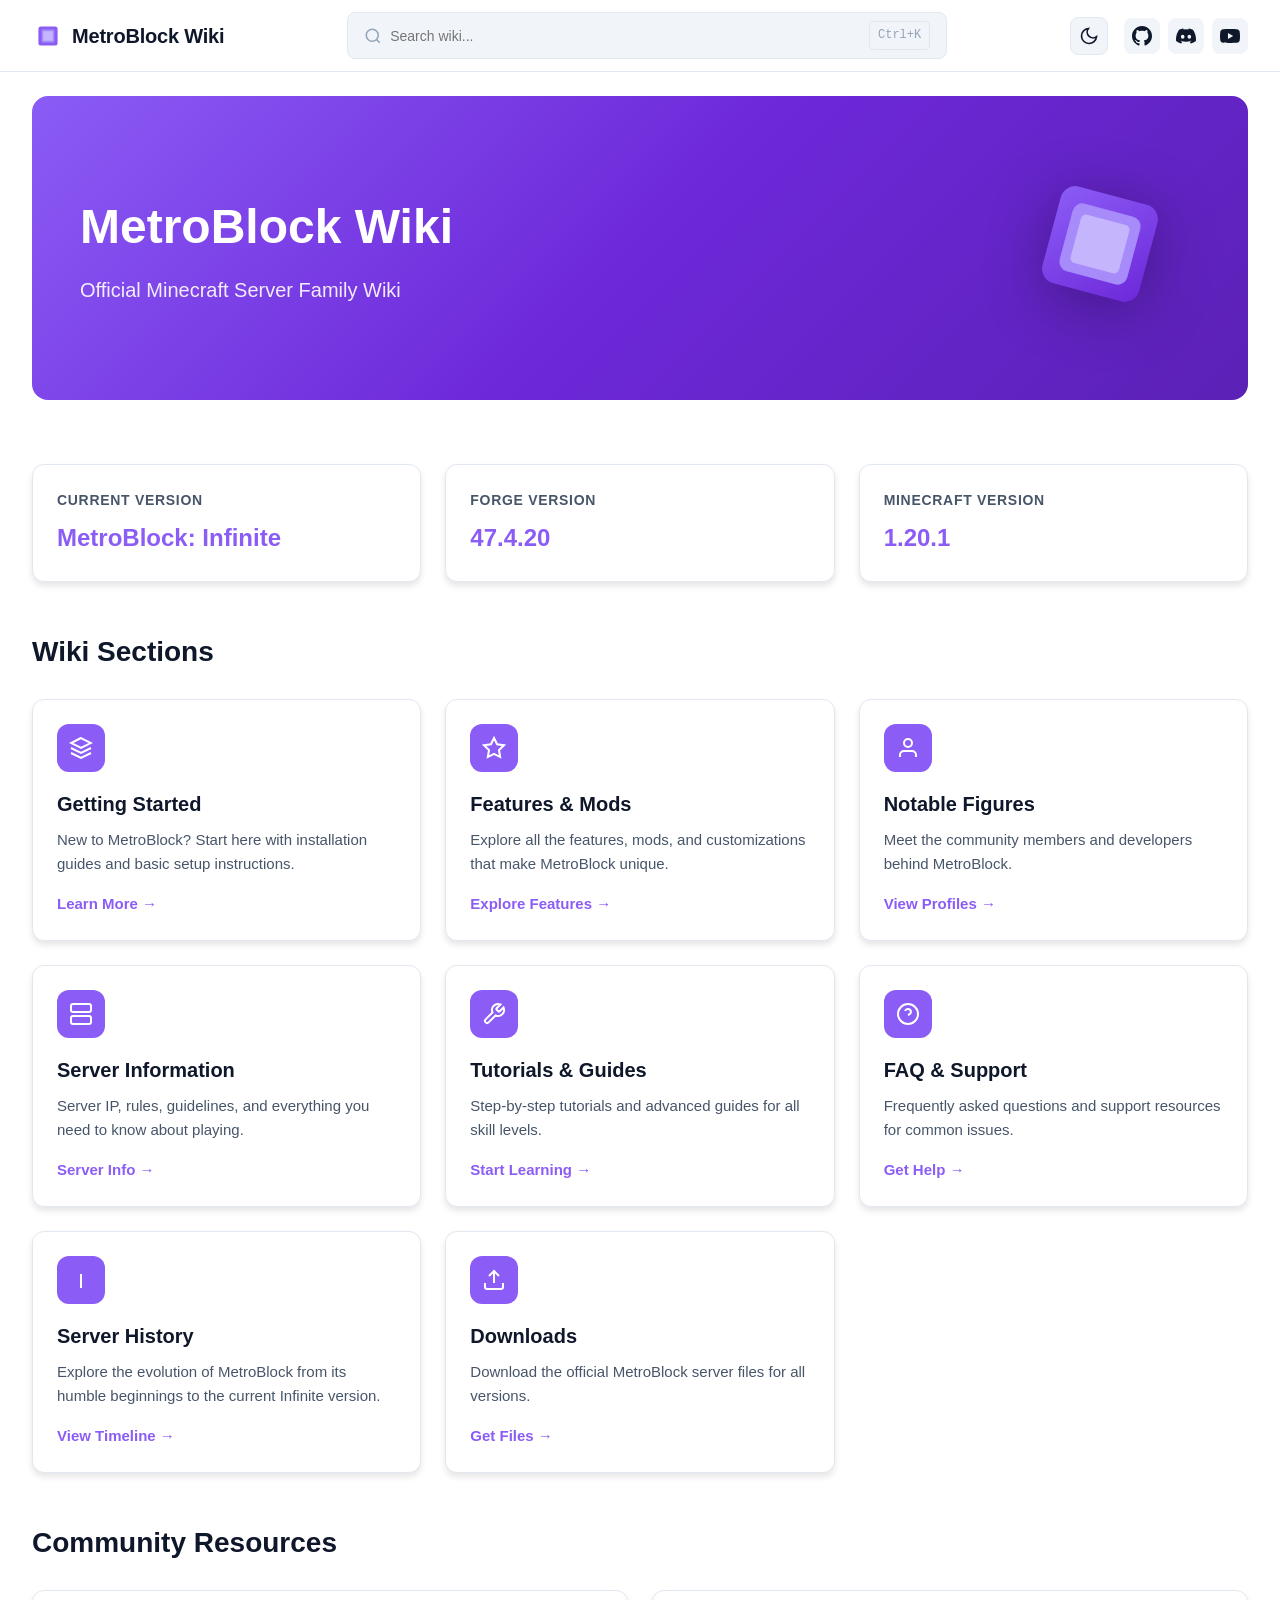
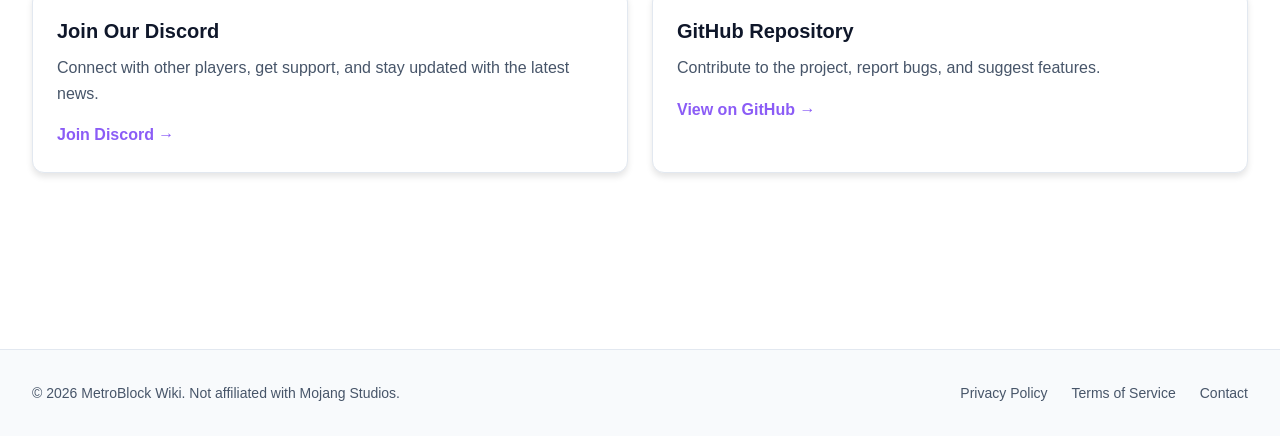
<file: index.html>
﻿<!DOCTYPE html>
<html lang="en" data-theme="system">
<head>
    <meta charset="UTF-8">
    <meta name="viewport" content="width=device-width, initial-scale=1.0">
    <title>MetroBlock Wiki - Official Minecraft Server Wiki</title>
    <link rel="stylesheet" href="assets/css/style.css">
    <link rel="icon" type="image/svg+xml" href="assets/images/favicon.svg">
</head>
<body>
    <nav class="navbar">
        <a href="index.html" class="nav-left logo-link">
            <div class="logo">
                <svg class="logo-icon" viewBox="0 0 100 100" xmlns="http://www.w3.org/2000/svg">
                    <rect x="20" y="20" width="60" height="60" rx="8" fill="#8b5cf6"/>
                    <rect x="30" y="30" width="40" height="40" rx="4" fill="#a78bfa"/>
                    <rect x="35" y="35" width="30" height="30" rx="2" fill="#c4b5fd"/>
                </svg>
                <span class="logo-text">MetroBlock Wiki</span>
            </div>
        </a>
        <div class="nav-center">
            <div class="search-container" id="searchContainer">
                <svg class="search-icon" viewBox="0 0 24 24" fill="none" stroke="currentColor" stroke-width="2">
                    <circle cx="11" cy="11" r="8"/>
                    <path d="m21 21-4.35-4.35"/>
                </svg>
                <input type="text" id="searchInput" placeholder="Search wiki..." class="search-input">
                <kbd class="search-shortcut" id="searchShortcut">Ctrl+K</kbd>
            </div>
        </div>
        <div class="nav-right">
            <button class="theme-toggle" id="themeToggle" aria-label="Toggle theme">
                <svg class="sun-icon" viewBox="0 0 24 24" fill="none" stroke="currentColor" stroke-width="2">
                    <circle cx="12" cy="12" r="5"/>
                    <path d="M12 1v2M12 21v2M4.22 4.22l1.42 1.42M18.36 18.36l1.42 1.42M1 12h2M21 12h2M4.22 19.78l1.42-1.42M18.36 5.64l1.42-1.42"/>
                </svg>
                <svg class="moon-icon" viewBox="0 0 24 24" fill="none" stroke="currentColor" stroke-width="2">
                    <path d="M21 12.79A9 9 0 1 1 11.21 3 7 7 0 0 0 21 12.79z"/>
                </svg>
            </button>
            <div class="social-links">
                <a href="https://github.com/MasterKuby/MetroBlock-Server-Website" class="social-link" aria-label="GitHub">
                    <svg viewBox="0 0 24 24" fill="currentColor">
                        <path d="M12 0c-6.626 0-12 5.373-12 12 0 5.302 3.438 9.8 8.207 11.387.599.111.793-.261.793-.577v-2.234c-3.338.726-4.033-1.416-4.033-1.416-.546-1.387-1.333-1.756-1.333-1.756-1.089-.745.083-.729.083-.729 1.205.084 1.839 1.237 1.839 1.237 1.07 1.834 2.807 1.304 3.492.997.107-.775.418-1.305.762-1.604-2.665-.305-5.467-1.334-5.467-5.931 0-1.311.469-2.381 1.236-3.221-.124-.303-.535-1.524.117-3.176 0 0 1.008-.322 3.301 1.23.957-.266 1.983-.399 3.003-.404 1.02.005 2.047.138 3.006.404 2.291-1.552 3.297-1.23 3.297-1.23.653 1.653.242 2.874.118 3.176.77.84 1.235 1.911 1.235 3.221 0 4.609-2.807 5.624-5.479 5.921.43.372.823 1.102.823 2.222v3.293c0 .319.192.694.801.576 4.765-1.589 8.199-6.086 8.199-11.386 0-6.627-5.373-12-12-12z"/>
                    </svg>
                </a>
                <a href="#" class="social-link" aria-label="Discord">
                    <svg viewBox="0 0 24 24" fill="currentColor">
                        <path d="M20.317 4.37a19.791 19.791 0 0 0-4.885-1.515.074.074 0 0 0-.079.037c-.21.375-.444.864-.608 1.25a18.27 18.27 0 0 0-5.487 0 12.64 12.64 0 0 0-.617-1.25.077.077 0 0 0-.079-.037A19.736 19.736 0 0 0 3.677 4.37a.07.07 0 0 0-.032.027C.533 9.046-.32 13.58.099 18.057a.082.082 0 0 0 .031.057 19.9 19.9 0 0 0 5.993 3.03.078.078 0 0 0 .084-.028c.462-.63.874-1.295 1.226-1.994a.076.076 0 0 0-.041-.106 13.107 13.107 0 0 1-1.872-.892.077.077 0 0 1-.008-.128 10.2 10.2 0 0 0 .372-.292.074.074 0 0 1 .077-.01c3.928 1.793 8.18 1.793 12.062 0a.074.074 0 0 1 .078.01c.12.098.246.198.373.292a.077.077 0 0 1-.006.127 12.299 12.299 0 0 1-1.873.892.077.077 0 0 0-.041.107c.36.698.772 1.362 1.225 1.993a.076.076 0 0 0 .084.028 19.839 19.839 0 0 0 6.002-3.03.077.077 0 0 0 .032-.054c.5-5.177-.838-9.674-3.549-13.66a.061.061 0 0 0-.031-.03zM8.02 15.33c-1.183 0-2.157-1.085-2.157-2.419 0-1.333.956-2.419 2.157-2.419 1.21 0 2.176 1.096 2.157 2.42 0 1.333-.956 2.418-2.157 2.418zm7.975 0c-1.183 0-2.157-1.085-2.157-2.419 0-1.333.955-2.419 2.157-2.419 1.21 0 2.176 1.096 2.157 2.42 0 1.333-.946 2.418-2.157 2.418z"/>
                    </svg>
                </a>
                <a href="#" class="social-link" aria-label="YouTube">
                    <svg viewBox="0 0 24 24" fill="currentColor">
                        <path d="M23.498 6.186a2.997 2.997 0 0 0-2.11-2.12C19.53 3.56 12 3.56 12 3.56s-7.53 0-9.388.506a2.997 2.997 0 0 0-2.11 2.12A31.09 31.09 0 0 0 0 12a31.09 31.09 0 0 0 .502 5.814 2.997 2.997 0 0 0 2.11 2.12c1.858.506 9.388.506 9.388.506s7.53 0 9.388-.506a2.997 2.997 0 0 0 2.11-2.12A31.09 31.09 0 0 0 24 12a31.09 31.09 0 0 0-.502-5.814ZM9.545 15.568V8.432L15.818 12l-6.273 3.568Z"/>
                    </svg>
                </a>
            </div>
        </div>
    </nav>

    <main class="main-content">
        <div class="hero-section">
            <div class="hero-text">
                <h1>MetroBlock Wiki</h1>
                <p class="hero-subtitle">Official Minecraft Server Family Wiki</p>
            </div>
            <div class="hero-image">
                <div class="metroblock-logo">
                    <svg viewBox="0 0 200 200" xmlns="http://www.w3.org/2000/svg">
                        <defs>
                            <linearGradient id="logoGradient" x1="0%" y1="0%" x2="100%" y2="100%">
                                <stop offset="0%" style="stop-color:#8b5cf6;stop-opacity:1" />
                                <stop offset="100%" style="stop-color:#6d28d9;stop-opacity:1" />
                            </linearGradient>
                        </defs>
                        <rect x="50" y="50" width="100" height="100" rx="15" fill="url(#logoGradient)" transform="rotate(15 100 100)"/>
                        <rect x="65" y="65" width="70" height="70" rx="10" fill="#a78bfa" transform="rotate(15 100 100)"/>
                        <rect x="75" y="75" width="50" height="50" rx="5" fill="#c4b5fd" transform="rotate(15 100 100)"/>
                    </svg>
                </div>
            </div>
        </div>

        <section class="version-info">
            <div class="info-cards">
                <div class="info-card">
                    <h3>Current Version</h3>
                    <p class="version-highlight">MetroBlock: Infinite</p>
                </div>
                <div class="info-card">
                    <h3>Forge Version</h3>
                    <p class="version-number">47.4.20</p>
                </div>
                <div class="info-card">
                    <h3>Minecraft Version</h3>
                    <p class="version-number">1.20.1</p>
                </div>
            </div>
        </section>

        <section class="content-section">
    <h2>Wiki Sections</h2>
    <div class="card-grid">
        <a href="pages/getting-started.html" class="content-card">
            <div class="card-icon">
                <svg viewBox="0 0 24 24" fill="none" stroke="currentColor" stroke-width="2">
                    <path d="M12 2L2 7l10 5 10-5-10-5zM2 17l10 5 10-5M2 12l10 5 10-5"/>
                </svg>
            </div>
            <h3>Getting Started</h3>
            <p>New to MetroBlock? Start here with installation guides and basic setup instructions.</p>
            <span class="card-link">Learn More →</span>
        </a>

        <a href="pages/features.html" class="content-card">
            <div class="card-icon">
                <svg viewBox="0 0 24 24" fill="none" stroke="currentColor" stroke-width="2">
                    <polygon points="12 2 15.09 8.26 22 9.27 17 14.14 18.18 21.02 12 17.77 5.82 21.02 7 14.14 2 9.27 8.91 8.26 12 2"/>
                </svg>
            </div>
            <h3>Features & Mods</h3>
            <p>Explore all the features, mods, and customizations that make MetroBlock unique.</p>
            <span class="card-link">Explore Features →</span>
        </a>

        <a href="pages/notable-figures.html" class="content-card">
            <div class="card-icon">
                <svg viewBox="0 0 24 24" fill="none" stroke="currentColor" stroke-width="2">
                    <path d="M20 21v-2a4 4 0 0 0-4-4H8a4 4 0 0 0-4 4v2"/>
                    <circle cx="12" cy="7" r="4"/>
                </svg>
            </div>
            <h3>Notable Figures</h3>
            <p>Meet the community members and developers behind MetroBlock.</p>
            <span class="card-link">View Profiles →</span>
        </a>

        <a href="pages/server-info.html" class="content-card">
            <div class="card-icon">
                <svg viewBox="0 0 24 24" fill="none" stroke="currentColor" stroke-width="2">
                    <rect x="2" y="2" width="20" height="8" rx="2" ry="2"/>
                    <rect x="2" y="14" width="20" height="8" rx="2" ry="2"/>
                    <line x1="6" y1="6" x2="6.01" y2="6"/>
                    <line x1="6" y1="18" x2="6.01" y2="18"/>
                </svg>
            </div>
            <h3>Server Information</h3>
            <p>Server IP, rules, guidelines, and everything you need to know about playing.</p>
            <span class="card-link">Server Info →</span>
        </a>

        <a href="pages/tutorials.html" class="content-card">
            <div class="card-icon">
                <svg viewBox="0 0 24 24" fill="none" stroke="currentColor" stroke-width="2">
                    <path d="M14.7 6.3a1 1 0 0 0 0 1.4l1.6 1.6a1 1 0 0 0 1.4 0l3.77-3.77a6 6 0 0 1-7.94 7.94l-6.91 6.91a2.12 2.12 0 0 1-3-3l6.91-6.91a6 6 0 0 1 7.94-7.94l-3.76 3.76z"/>
                </svg>
            </div>
            <h3>Tutorials & Guides</h3>
            <p>Step-by-step tutorials and advanced guides for all skill levels.</p>
            <span class="card-link">Start Learning →</span>
        </a>

        <a href="pages/faq.html" class="content-card">
            <div class="card-icon">
                <svg viewBox="0 0 24 24" fill="none" stroke="currentColor" stroke-width="2">
                    <circle cx="12" cy="12" r="10"/>
                    <path d="M9.09 9a3 3 0 0 1 5.83 1c0 2-3 3-3 3"/>
                    <line x1="12" y1="17" x2="12.01" y2="17"/>
                </svg>
            </div>
            <h3>FAQ & Support</h3>
            <p>Frequently asked questions and support resources for common issues.</p>
            <span class="card-link">Get Help →</span>
        </a>

        <a href="pages/server-history.html" class="content-card">
            <div class="card-icon">
                <svg viewBox="0 0 24 24" fill="none" stroke="currentColor" stroke-width="2">
                    <path d="M12 8v8m0-8V6m0 14v-2m0 0V8m0 12v-2m0 0V8"/>
                </svg>
            </div>
            <h3>Server History</h3>
            <p>Explore the evolution of MetroBlock from its humble beginnings to the current Infinite version.</p>
            <span class="card-link">View Timeline →</span>
        </a>

        <a href="pages/downloads.html" class="content-card">
            <div class="card-icon">
                <svg viewBox="0 0 24 24" fill="none" stroke="currentColor" stroke-width="2">
                    <path d="M21 15v4a2 2 0 0 1-2 2H5a2 2 0 0 1-2-2v-4"/>
                    <polyline points="17 8 12 3 7 8"/>
                    <line x1="12" y1="3" x2="12" y2="15"/>
                </svg>
            </div>
            <h3>Downloads</h3>
            <p>Download the official MetroBlock server files for all versions.</p>
            <span class="card-link">Get Files →</span>
        </a>
    </div>
</section>

        <section class="community-section">
            <h2>Community Resources</h2>
            <div class="resource-grid">
                <div class="resource-card">
                    <h3>Join Our Discord</h3>
                    <p>Connect with other players, get support, and stay updated with the latest news.</p>
                    <a href="#" class="resource-link">Join Discord →</a>
                </div>
                <div class="resource-card">
                    <h3>GitHub Repository</h3>
                    <p>Contribute to the project, report bugs, and suggest features.</p>
                    <a href="https://github.com/MasterKuby/MetroBlock-Server-Website" class="resource-link">View on GitHub →</a>
                </div>
            </div>
        </section>
    </main>

    <footer class="footer">
        <div class="footer-content">
            <p>&copy; 2026 MetroBlock Wiki. Not affiliated with Mojang Studios.</p>
            <div class="footer-links">
                <a href="#">Privacy Policy</a>
                <a href="#">Terms of Service</a>
                <a href="#">Contact</a>
            </div>
        </div>
    </footer>

    <div class="search-modal" id="searchModal">
        <div class="search-modal-content">
            <div class="search-modal-header">
                <svg class="search-icon" viewBox="0 0 24 24" fill="none" stroke="currentColor" stroke-width="2">
                    <circle cx="11" cy="11" r="8"/>
                    <path d="m21 21-4.35-4.35"/>
                </svg>
                <input type="text" id="modalSearchInput" placeholder="Search the wiki..." class="modal-search-input">
                <button class="close-modal" id="closeModal" aria-label="Close search">
                    <svg viewBox="0 0 24 24" fill="none" stroke="currentColor" stroke-width="2">
                        <line x1="18" y1="6" x2="6" y2="18"/>
                        <line x1="6" y1="6" x2="18" y2="18"/>
                    </svg>
                </button>
            </div>
            <div class="search-results" id="searchResults">
                <div class="search-hint">Type to search wiki pages...</div>
            </div>
        </div>
    </div>

    <script src="assets/js/main.js"></script>
</body>
</html>
</file>
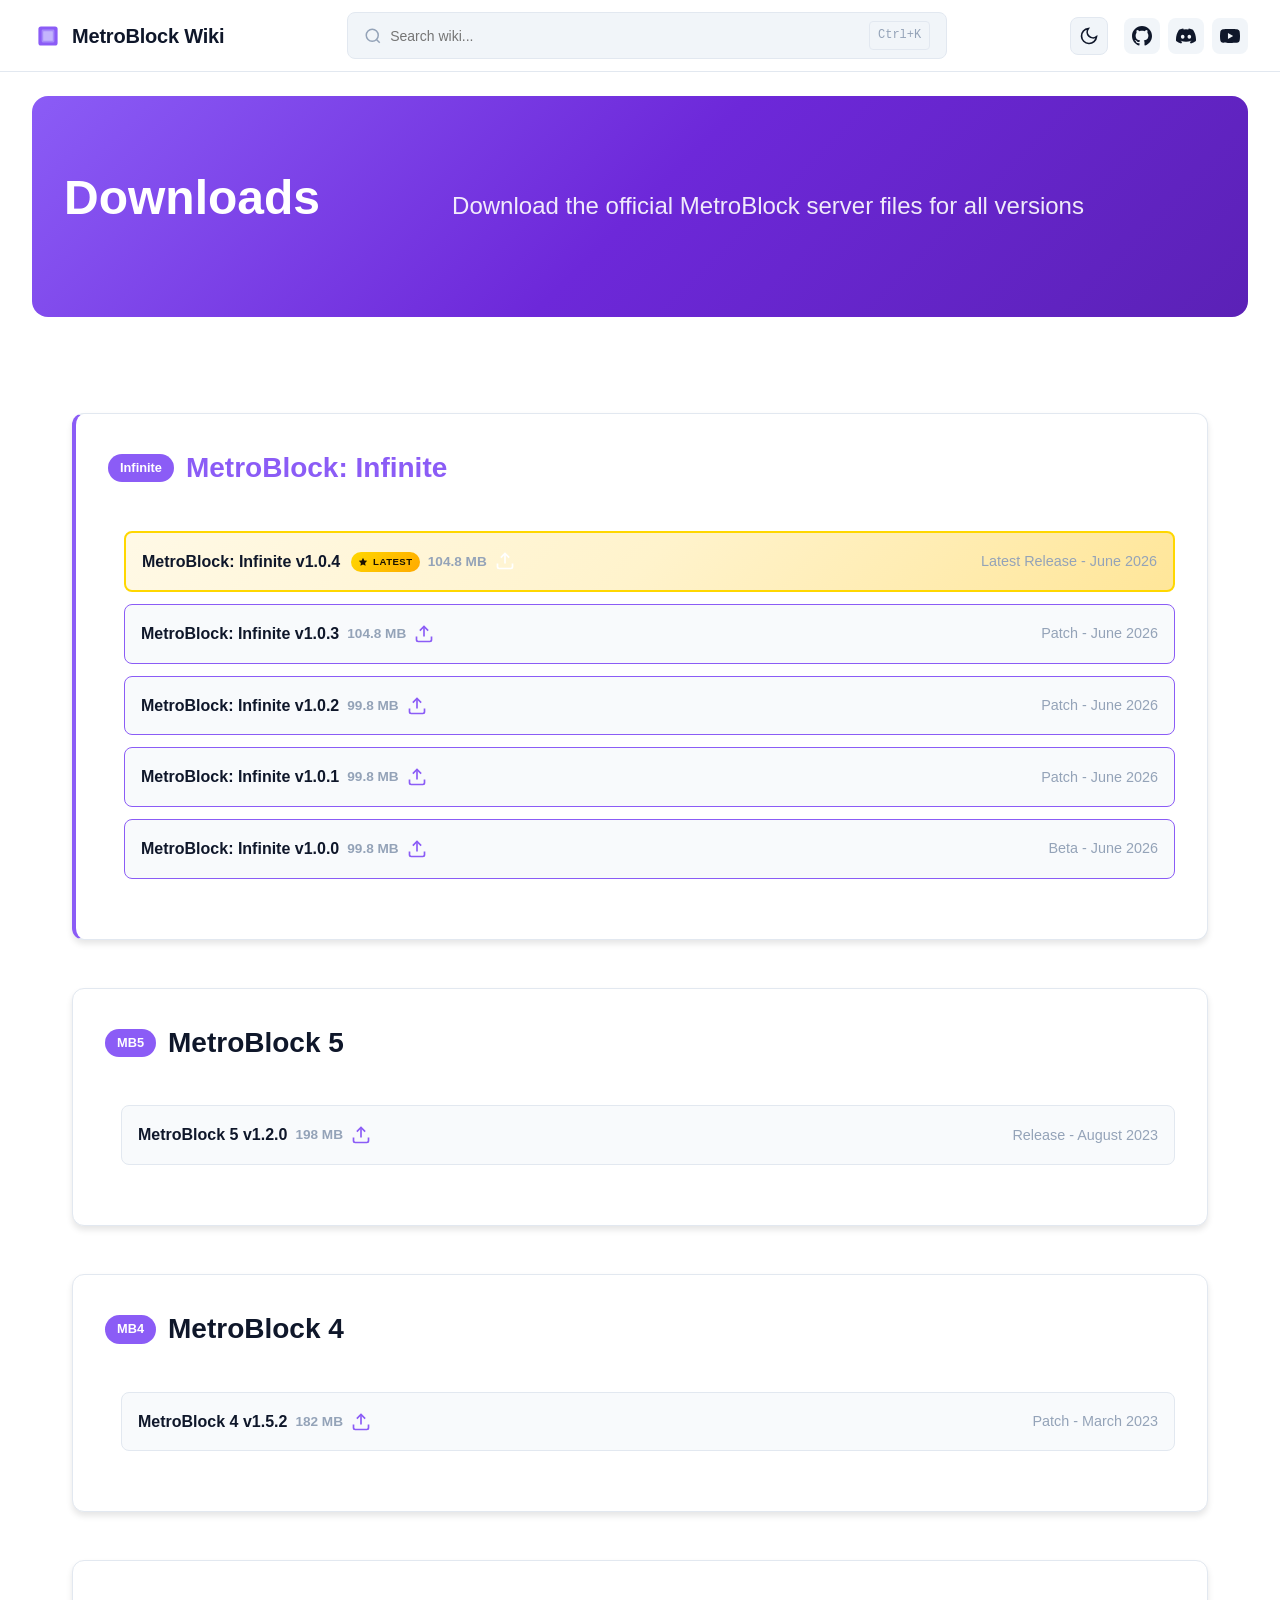
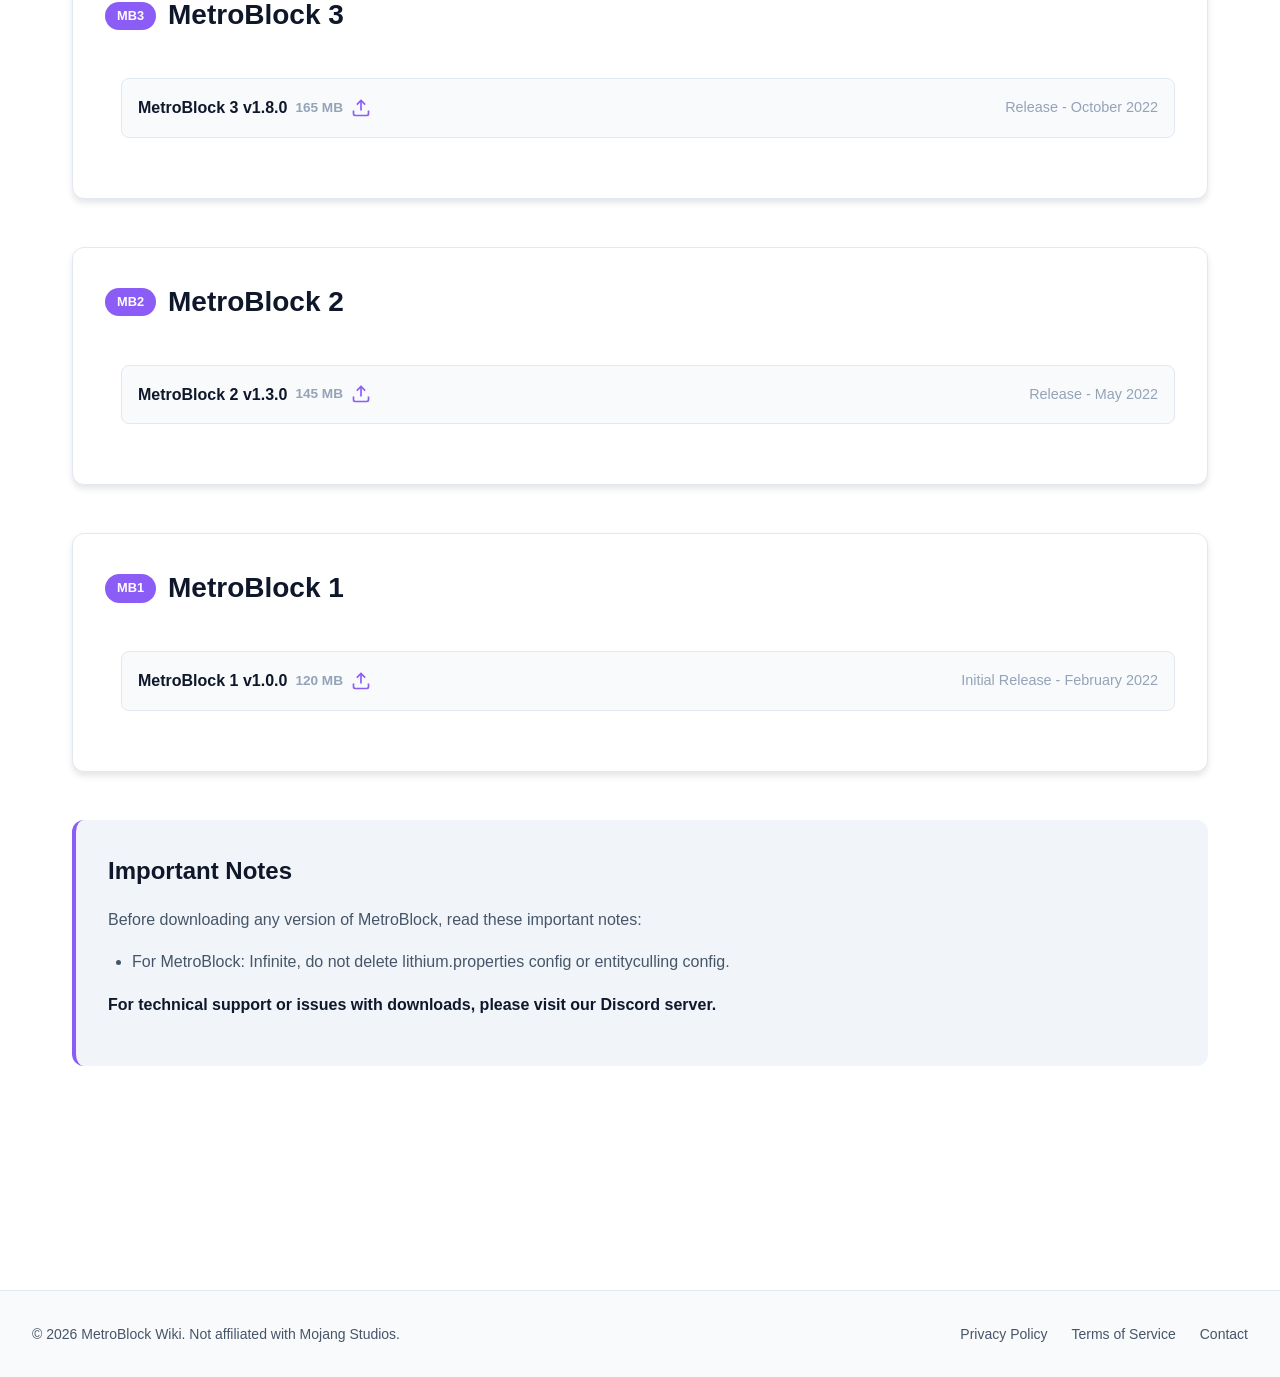
<file: pages/downloads.html>
﻿<!DOCTYPE html>
<html lang="en" data-theme="system">
<head>
    <meta charset="UTF-8">
    <meta name="viewport" content="width=device-width, initial-scale=1.0">
    <title>Downloads - MetroBlock Wiki</title>
    <link rel="stylesheet" href="../assets/css/style.css">
    <link rel="icon" type="image/svg+xml" href="../assets/images/favicon.svg">
    <style>
        .downloads-container {
            max-width: 1200px;
            margin: 4rem auto;
            padding: 2rem;
        }
        
        .hero-section {
            margin-bottom: 3rem;
            padding: 4rem 2rem;
            text-align: center;
            background: var(--hero-gradient);
            color: white;
            border-radius: 16px;
        }
        
        .hero-section h1 {
            font-size: 3rem;
            font-weight: 700;
            margin-bottom: 1rem;
        }
        
        .hero-section p {
            font-size: 1.5rem;
            opacity: 0.9;
            max-width: 800px;
            margin: 0 auto;
        }
        
        .download-section {
            margin-bottom: 3rem;
            padding: 2rem;
            background: var(--card-bg);
            border: 1px solid var(--card-border);
            border-radius: 12px;
            box-shadow: 0 4px 6px var(--card-shadow);
        }
        
        .download-section h2 {
            font-size: 1.75rem;
            margin-bottom: 1.5rem;
            color: var(--text-primary);
            display: flex;
            align-items: center;
            gap: 0.75rem;
        }
        
        .download-section h2 .version-badge {
            background: var(--accent-color);
            color: white;
            font-size: 0.8rem;
            padding: 0.25rem 0.75rem;
            border-radius: 16px;
            font-weight: 600;
        }
        
        .download-items {
            padding: 1rem 0 1rem 1rem;
        }
        
        .download-item {
            display: flex;
            justify-content: space-between;
            align-items: center;
            padding: 1rem;
            border: 1px solid var(--border-color);
            border-radius: 8px;
            margin-bottom: 0.75rem;
            background: var(--bg-secondary);
            transition: all 0.2s ease;
        }
        
        .download-item:hover {
            border-color: var(--accent-color);
            background: var(--accent-color);
            color: white;
        }
        
        .download-item a {
            color: var(--text-primary);
            text-decoration: none;
            font-weight: 600;
            display: flex;
            align-items: center;
            gap: 0.5rem;
        }
        
        .download-item:hover a {
            color: white;
        }
        
        .download-item .version-label {
            font-size: 0.9rem;
            color: var(--text-muted);
        }
        
        .download-item .download-size {
            color: var(--text-muted);
            font-size: 0.85rem;
        }
        
        .download-item .download-icon {
            width: 20px;
            height: 20px;
            color: var(--accent-color);
        }
        
        .download-item:hover .download-icon {
            color: white;
        }
        
        .download-section.current {
            border-left: 4px solid var(--accent-color);
        }
        
        .download-section.current h2 {
            color: var(--accent-color);
        }
        
        .download-section.current .download-item {
            border-color: var(--accent-color);
        }
        
        .download-section.current .download-item:hover {
            background: white;
            color: var(--accent-color);
        }
        
        .download-section.current .download-item:hover a {
            color: var(--accent-color);
        }
        
        .download-section.current .download-item:hover .download-icon {
            color: var(--accent-color);
        }
        
        .download-section.current .download-item a {
            color: var(--text-primary);
        }
        
        .download-section.current .download-item .download-size {
            color: var(--text-muted);
        }
        
        .download-section.current .download-item .version-label {
            color: var(--text-muted);
        }
        
        /* === Latest Version Golden Glow & Jitter === */
        .latest-download {
            position: relative;
            background: linear-gradient(135deg, #fff9e6 0%, #fff3cc 50%, #ffe699 100%) !important;
            border: 2px solid #ffd700 !important;
            overflow: hidden;
            animation: golden-pulse 2s ease-in-out infinite, attention-jitter 5s ease-in-out infinite;
            transition: all 0.2s ease;
        }

        [data-theme="dark"] .latest-download {
            background: linear-gradient(135deg, #3d2e00 0%, #4d3a00 50%, #3d2e00 100%) !important;
            border-color: #ffd700 !important;
        }

        .latest-download .latest-badge {
            display: inline-flex;
            align-items: center;
            gap: 0.3rem;
            background: linear-gradient(135deg, #ffd700, #ffaa00);
            color: #1a1200;
            font-size: 0.6rem;
            font-weight: 700;
            padding: 0.15rem 0.45rem;
            border-radius: 10px;
            text-transform: uppercase;
            letter-spacing: 0.05em;
            margin-left: 0.4rem;
            animation: badge-shimmer 2s ease-in-out infinite;
        }

        .latest-download .latest-badge svg {
            width: 10px;
            height: 10px;
        }

        .latest-download .download-icon {
            color: #ffffff !important;
        }

        .latest-download:hover {
            background: linear-gradient(135deg, #ffedb3 0%, #ffe080 50%, #ffd060 100%) !important;
            border-color: #ffaa00 !important;
            transform: translateY(-2px) !important;
        }

        [data-theme="dark"] .latest-download:hover {
            background: linear-gradient(135deg, #5a4400 0%, #6d5300 50%, #5a4400 100%) !important;
            border-color: #ffaa00 !important;
        }

        .latest-download:hover a,
        .latest-download:hover .version-label {
            color: #1a1200 !important;
        }

        [data-theme="dark"] .latest-download:hover a,
        [data-theme="dark"] .latest-download:hover .version-label {
            color: #ffd700 !important;
        }

        .latest-download:hover .download-icon {
            color: #1a1200 !important;
        }

        [data-theme="dark"] .latest-download:hover .download-icon {
            color: #ffd700 !important;
        }

        @keyframes golden-pulse {
            0%, 100% {
                box-shadow: 0 0 15px rgba(255, 215, 0, 0.3), 0 0 30px rgba(255, 215, 0, 0.1);
            }
            50% {
                box-shadow: 0 0 25px rgba(255, 215, 0, 0.6), 0 0 50px rgba(255, 215, 0, 0.3), 0 0 80px rgba(255, 215, 0, 0.1);
            }
        }

        @keyframes badge-shimmer {
            0%, 100% {
                background: linear-gradient(135deg, #ffd700, #ffaa00);
            }
            50% {
                background: linear-gradient(135deg, #ffec80, #ffc107);
            }
        }

        @keyframes attention-jitter {
            0%, 84% {
                transform: translateX(0) rotate(0deg);
            }
            86% {
                transform: translateX(-3px) rotate(-1.5deg);
            }
            88% {
                transform: translateX(3px) rotate(1.5deg);
            }
            90% {
                transform: translateX(-2px) rotate(-1deg);
            }
            92% {
                transform: translateX(2px) rotate(1deg);
            }
            94% {
                transform: translateX(-1px) rotate(-0.5deg);
            }
            96% {
                transform: translateX(1px) rotate(0.5deg);
            }
            100% {
                transform: translateX(0) rotate(0deg);
            }
        }

        /* Respect reduced motion preferences */
        @media (prefers-reduced-motion: reduce) {
            .latest-download {
                animation: golden-pulse 2s ease-in-out infinite;
            }
            .latest-download .latest-badge {
                animation: badge-shimmer 2s ease-in-out infinite;
            }
        }

        .note-section {
            margin-top: 3rem;
            padding: 2rem;
            background: var(--bg-tertiary);
            border-radius: 12px;
            border-left: 4px solid var(--accent-color);
        }
        
        .note-section h3 {
            font-size: 1.5rem;
            margin-bottom: 1rem;
            color: var(--text-primary);
        }
        
        .note-section p {
            color: var(--text-secondary);
            line-height: 1.7;
            margin-bottom: 1rem;
        }
        
        .note-section ul {
            margin-bottom: 1rem;
            padding-left: 1.5rem;
        }
        
        .note-section li {
            margin-bottom: 0.5rem;
            color: var(--text-secondary);
        }
        
        .note-section strong {
            color: var(--text-primary);
        }
        
        @media (max-width: 768px) {
            .downloads-container {
                padding: 1rem;
            }
            
            .hero-section {
                padding: 2rem 1rem;
            }
            
            .hero-section h1 {
                font-size: 2rem;
            }
            
            .hero-section p {
                font-size: 1.2rem;
            }
            
            .download-section {
                padding: 1.5rem;
            }
            
            .download-section h2 {
                font-size: 1.5rem;
            }
            
            .download-item {
                padding: 0.75rem;
            }
            
            .note-section {
                padding: 1.5rem;
            }
            
            .note-section h3 {
                font-size: 1.3rem;
            }
        }
    </style>
</head>
<body>
    <nav class="navbar">
        <a href="../index.html" class="nav-left logo-link">
            <div class="logo">
                <svg class="logo-icon" viewBox="0 0 100 100" xmlns="http://www.w3.org/2000/svg">
                    <rect x="20" y="20" width="60" height="60" rx="8" fill="#8b5cf6"/>
                    <rect x="30" y="30" width="40" height="40" rx="4" fill="#a78bfa"/>
                    <rect x="35" y="35" width="30" height="30" rx="2" fill="#c4b5fd"/>
                </svg>
                <span class="logo-text">MetroBlock Wiki</span>
            </div>
        </a>
        <div class="nav-center">
            <div class="search-container" id="searchContainer">
                <svg class="search-icon" viewBox="0 0 24 24" fill="none" stroke="currentColor" stroke-width="2">
                    <circle cx="11" cy="11" r="8"/>
                    <path d="m21 21-4.35-4.35"/>
                </svg>
                <input type="text" id="searchInput" placeholder="Search wiki..." class="search-input">
                <kbd class="search-shortcut" id="searchShortcut">Ctrl+K</kbd>
            </div>
        </div>
        <div class="nav-right">
            <button class="theme-toggle" id="themeToggle" aria-label="Toggle theme">
                <svg class="sun-icon" viewBox="0 0 24 24" fill="none" stroke="currentColor" stroke-width="2">
                    <circle cx="12" cy="12" r="5"/>
                    <path d="M12 1v2M12 21v2M4.22 4.22l1.42 1.42M18.36 18.36l1.42 1.42M1 12h2M21 12h2M4.22 19.78l1.42-1.42M18.36 5.64l1.42-1.42"/>
                </svg>
                <svg class="moon-icon" viewBox="0 0 24 24" fill="none" stroke="currentColor" stroke-width="2">
                    <path d="M21 12.79A9 9 0 1 1 11.21 3 7 7 0 0 0 21 12.79z"/>
                </svg>
            </button>
            <div class="social-links">
                <a href="https://github.com/MasterKuby/MetroBlock-Server-Website" class="social-link" aria-label="GitHub">
                    <svg viewBox="0 0 24 24" fill="currentColor">
                        <path d="M12 0c-6.626 0-12 5.373-12 12 0 5.302 3.438 9.8 8.207 11.387.599.111.793-.261.793-.577v-2.234c-3.338.726-4.033-1.416-4.033-1.416-.546-1.387-1.333-1.756-1.333-1.756-1.089-.745.083-.729.083-.729 1.205.084 1.839 1.237 1.839 1.237 1.07 1.834 2.807 1.304 3.492.997.107-.775.418-1.305.762-1.604-2.665-.305-5.467-1.334-5.467-5.931 0-1.311.469-2.381 1.236-3.221-.124-.303-.535-1.524.117-3.176 0 0 1.008-.322 3.301 1.23.957-.266 1.983-.399 3.003-.404 1.02.005 2.047.138 3.006.404 2.291-1.552 3.297-1.23 3.297-1.23.653 1.653.242 2.874.118 3.176.77.84 1.235 1.911 1.235 3.221 0 4.609-2.807 5.624-5.479 5.921.43.372.823 1.102.823 2.222v3.293c0 .319.192.694.801.576 4.765-1.589 8.199-6.086 8.199-11.386 0-6.627-5.373-12-12-12z"/>
                    </svg>
                </a>
                <a href="#" class="social-link" aria-label="Discord">
                    <svg viewBox="0 0 24 24" fill="currentColor">
                        <path d="M20.317 4.37a19.791 19.791 0 0 0-4.885-1.515.074.074 0 0 0-.079.037c-.21.375-.444.864-.608 1.25a18.27 18.27 0 0 0-5.487 0 12.64 12.64 0 0 0-.617-1.25.077.077 0 0 0-.079-.037A19.736 19.736 0 0 0 3.677 4.37a.07.07 0 0 0-.032.027C.533 9.046-.32 13.58.099 18.057a.082.082 0 0 0 .031.057 19.9 19.9 0 0 0 5.993 3.03.078.078 0 0 0 .084-.028c.462-.63.874-1.295 1.226-1.994a.076.076 0 0 0-.041-.106 13.107 13.107 0 0 1-1.872-.892.077.077 0 0 1-.008-.128 10.2 10.2 0 0 0 .372-.292.074.074 0 0 1 .077-.01c3.928 1.793 8.18 1.793 12.062 0a.074.074 0 0 1 .078.01c.12.098.246.198.373.292a.077.077 0 0 1-.006.127 12.299 12.299 0 0 1-1.873.892.077.077 0 0 0-.041.107c.36.698.772 1.362 1.225 1.993a.076.076 0 0 0 .084.028 19.839 19.839 0 0 0 6.002-3.03.077.077 0 0 0 .032-.054c.5-5.177-.838-9.674-3.549-13.66a.061.061 0 0 0-.031-.03zM8.02 15.33c-1.183 0-2.157-1.085-2.157-2.419 0-1.333.956-2.419 2.157-2.419 1.21 0 2.176 1.096 2.157 2.42 0 1.333-.956 2.418-2.157 2.418zm7.975 0c-1.183 0-2.157-1.085-2.157-2.419 0-1.333.955-2.419 2.157-2.419 1.21 0 2.176 1.096 2.157 2.42 0 1.333-.946 2.418-2.157 2.418z"/>
                    </svg>
                </a>
                <a href="#" class="social-link" aria-label="YouTube">
                    <svg viewBox="0 0 24 24" fill="currentColor">
                        <path d="M23.498 6.186a2.997 2.997 0 0 0-2.11-2.12C19.53 3.56 12 3.56 12 3.56s-7.53 0-9.388.506a2.997 2.997 0 0 0-2.11 2.12A31.09 31.09 0 0 0 0 12a31.09 31.09 0 0 0 .502 5.814 2.997 2.997 0 0 0 2.11 2.12c1.858.506 9.388.506 9.388.506s7.53 0 9.388-.506a2.997 2.997 0 0 0 2.11-2.12A31.09 31.09 0 0 0 24 12a31.09 31.09 0 0 0-.502-5.814ZM9.545 15.568V8.432L15.818 12l-6.273 3.568Z"/>
                    </svg>
                </a>
            </div>
        </div>
    </nav>

    <main class="main-content">
        <section class="hero-section">
            <h1>Downloads</h1>
            <p>Download the official MetroBlock server files for all versions</p>
        </section>

        <div class="downloads-container">
            <div class="download-section current" id="infinite-section">
                <h2><span class="version-badge">Infinite</span> MetroBlock: Infinite</h2>
                <div class="download-items">
                    <div class="download-item latest-download">
                        <a href="https://github.com/MasterKuby/MetroBlock-Server-Website/releases/download/infinite-v1.0.4/MetroBlock-infinite-v1.0.4.mrpack">
                            <span>
                                MetroBlock: Infinite v1.0.4
                                <span class="latest-badge">
                                    <svg viewBox="0 0 24 24" fill="currentColor">
                                        <path d="M12 2l3.09 6.26L22 9.27l-5 4.87 1.18 6.88L12 17.77l-6.18 3.25L7 14.14 2 9.27l6.91-1.01L12 2z"/>
                                    </svg>
                                    LATEST
                                </span>
                            </span>
                            <span class="download-size">104.8 MB</span>
                            <svg class="download-icon" viewBox="0 0 24 24" fill="none" stroke="currentColor" stroke-width="2">
                                <path d="M21 15v4a2 2 0 0 1-2 2H5a2 2 0 0 1-2-2v-4"/>
                                <polyline points="17 8 12 3 7 8"/>
                                <line x1="12" y1="3" x2="12" y2="15"/>
                            </svg>
                        </a>
                        <span class="version-label">Latest Release - June 2026</span>
                    </div>
                    <div class="download-item">
                        <a href="https://github.com/MasterKuby/MetroBlock-Server-Website/releases/download/infinite-v1.0.3/MetroBlock-infinite-v1.0.3.mrpack">
                            <span>MetroBlock: Infinite v1.0.3</span>
                            <span class="download-size">104.8 MB</span>
                            <svg class="download-icon" viewBox="0 0 24 24" fill="none" stroke="currentColor" stroke-width="2">
                                <path d="M21 15v4a2 2 0 0 1-2 2H5a2 2 0 0 1-2-2v-4"/>
                                <polyline points="17 8 12 3 7 8"/>
                                <line x1="12" y1="3" x2="12" y2="15"/>
                            </svg>
                        </a>
                        <span class="version-label">Patch - June 2026</span>
                    </div>
                    <div class="download-item">
                        <a href="https://github.com/MasterKuby/MetroBlock-Server-Website/releases/download/infinite-v1.0.2/MetroBlock-infinite-v1.0.2.mrpack">
                            <span>MetroBlock: Infinite v1.0.2</span>
                            <span class="download-size">99.8 MB</span>
                            <svg class="download-icon" viewBox="0 0 24 24" fill="none" stroke="currentColor" stroke-width="2">
                                <path d="M21 15v4a2 2 0 0 1-2 2H5a2 2 0 0 1-2-2v-4"/>
                                <polyline points="17 8 12 3 7 8"/>
                                <line x1="12" y1="3" x2="12" y2="15"/>
                            </svg>
                        </a>
                        <span class="version-label">Patch - June 2026</span>
                    </div>
                    <div class="download-item">
                        <a href="https://github.com/MasterKuby/MetroBlock-Server-Website/releases/download/infinite-v1.0.1/MetroBlock-infinite-v1.0.1.mrpack">
                            <span>MetroBlock: Infinite v1.0.1</span>
                            <span class="download-size">99.8 MB</span>
                            <svg class="download-icon" viewBox="0 0 24 24" fill="none" stroke="currentColor" stroke-width="2">
                                <path d="M21 15v4a2 2 0 0 1-2 2H5a2 2 0 0 1-2-2v-4"/>
                                <polyline points="17 8 12 3 7 8"/>
                                <line x1="12" y1="3" x2="12" y2="15"/>
                            </svg>
                        </a>
                        <span class="version-label">Patch - June 2026</span>
                    </div>
                    <div class="download-item">
                        <a href="https://github.com/MasterKuby/MetroBlock-Server-Website/releases/download/infinite-v1.0.0/MetroBlock-infinite-v1.0.0.mrpack">
                            <span>MetroBlock: Infinite v1.0.0</span>
                            <span class="download-size">99.8 MB</span>
                            <svg class="download-icon" viewBox="0 0 24 24" fill="none" stroke="currentColor" stroke-width="2">
                                <path d="M21 15v4a2 2 0 0 1-2 2H5a2 2 0 0 1-2-2v-4"/>
                                <polyline points="17 8 12 3 7 8"/>
                                <line x1="12" y1="3" x2="12" y2="15"/>
                            </svg>
                        </a>
                        <span class="version-label">Beta - June 2026</span>
                    </div>
                </div>
            </div>
            
            <div class="download-section" id="mb5-section">
                <h2><span class="version-badge">MB5</span> MetroBlock 5</h2>
                <div class="download-items">
                    <div class="download-item">
                        <a href="#">
                            <span>MetroBlock 5 v1.2.0</span>
                            <span class="download-size">198 MB</span>
                            <svg class="download-icon" viewBox="0 0 24 24" fill="none" stroke="currentColor" stroke-width="2">
                                <path d="M21 15v4a2 2 0 0 1-2 2H5a2 2 0 0 1-2-2v-4"/>
                                <polyline points="17 8 12 3 7 8"/>
                                <line x1="12" y1="3" x2="12" y2="15"/>
                            </svg>
                        </a>
                        <span class="version-label">Release - August 2023</span>
                    </div>
                </div>
            </div>
            
            <div class="download-section" id="mb4-section">
                <h2><span class="version-badge">MB4</span> MetroBlock 4</h2>
                <div class="download-items">
                    <div class="download-item">
                        <a href="#">
                            <span>MetroBlock 4 v1.5.2</span>
                            <span class="download-size">182 MB</span>
                            <svg class="download-icon" viewBox="0 0 24 24" fill="none" stroke="currentColor" stroke-width="2">
                                <path d="M21 15v4a2 2 0 0 1-2 2H5a2 2 0 0 1-2-2v-4"/>
                                <polyline points="17 8 12 3 7 8"/>
                                <line x1="12" y1="3" x2="12" y2="15"/>
                            </svg>
                        </a>
                        <span class="version-label">Patch - March 2023</span>
                    </div>
                </div>
            </div>
            
            <div class="download-section" id="mb3-section">
                <h2><span class="version-badge">MB3</span> MetroBlock 3</h2>
                <div class="download-items">
                    <div class="download-item">
                        <a href="#">
                            <span>MetroBlock 3 v1.8.0</span>
                            <span class="download-size">165 MB</span>
                            <svg class="download-icon" viewBox="0 0 24 24" fill="none" stroke="currentColor" stroke-width="2">
                                <path d="M21 15v4a2 2 0 0 1-2 2H5a2 2 0 0 1-2-2v-4"/>
                                <polyline points="17 8 12 3 7 8"/>
                                <line x1="12" y1="3" x2="12" y2="15"/>
                            </svg>
                        </a>
                        <span class="version-label">Release - October 2022</span>
                    </div>
                </div>
            </div>
            
            <div class="download-section" id="mb2-section">
                <h2><span class="version-badge">MB2</span> MetroBlock 2</h2>
                <div class="download-items">
                    <div class="download-item">
                        <a href="#">
                            <span>MetroBlock 2 v1.3.0</span>
                            <span class="download-size">145 MB</span>
                            <svg class="download-icon" viewBox="0 0 24 24" fill="none" stroke="currentColor" stroke-width="2">
                                <path d="M21 15v4a2 2 0 0 1-2 2H5a2 2 0 0 1-2-2v-4"/>
                                <polyline points="17 8 12 3 7 8"/>
                                <line x1="12" y1="3" x2="12" y2="15"/>
                            </svg>
                        </a>
                        <span class="version-label">Release - May 2022</span>
                    </div>
                </div>
            </div>
            
            <div class="download-section" id="mb1-section">
                <h2><span class="version-badge">MB1</span> MetroBlock 1</h2>
                <div class="download-items">
                    <div class="download-item">
                        <a href="#">
                            <span>MetroBlock 1 v1.0.0</span>
                            <span class="download-size">120 MB</span>
                            <svg class="download-icon" viewBox="0 0 24 24" fill="none" stroke="currentColor" stroke-width="2">
                                <path d="M21 15v4a2 2 0 0 1-2 2H5a2 2 0 0 1-2-2v-4"/>
                                <polyline points="17 8 12 3 7 8"/>
                                <line x1="12" y1="3" x2="12" y2="15"/>
                            </svg>
                        </a>
                        <span class="version-label">Initial Release - February 2022</span>
                    </div>
                </div>
            </div>
            
            <div class="note-section">
                <h3>Important Notes</h3>
                <p>Before downloading any version of MetroBlock, read these important notes:</p>
                <ul>
                    <li>For MetroBlock: Infinite, do not delete lithium.properties config or entityculling config.</li>
                </ul>
                <p><strong>For technical support or issues with downloads, please visit our Discord server.</strong></p>
            </div>
        </div>
    </main>

    <footer class="footer">
        <div class="footer-content">
            <p>&copy; 2026 MetroBlock Wiki. Not affiliated with Mojang Studios.</p>
            <div class="footer-links">
                <a href="#">Privacy Policy</a>
                <a href="#">Terms of Service</a>
                <a href="#">Contact</a>
            </div>
        </div>
    </footer>


    
    <div class="search-modal" id="searchModal">
        <div class="search-modal-content">
            <div class="search-modal-header">
                <svg class="search-icon" viewBox="0 0 24 24" fill="none" stroke="currentColor" stroke-width="2">
                    <circle cx="11" cy="11" r="8"/>
                    <path d="m21 21-4.35-4.35"/>
                </svg>
                <input type="text" id="modalSearchInput" placeholder="Search the wiki..." class="modal-search-input">
                <button class="close-modal" id="closeModal" aria-label="Close search">
                    <svg viewBox="0 0 24 24" fill="none" stroke="currentColor" stroke-width="2">
                        <line x1="18" y1="6" x2="6" y2="18"/>
                        <line x1="6" y1="6" x2="18" y2="18"/>
                    </svg>
                </button>
            </div>
            <div class="search-results" id="searchResults">
                <div class="search-hint">Type to search wiki pages...</div>
            </div>
        </div>
    </div>
    <script src="../assets/js/main.js"></script>
</body>
</html>
</file>
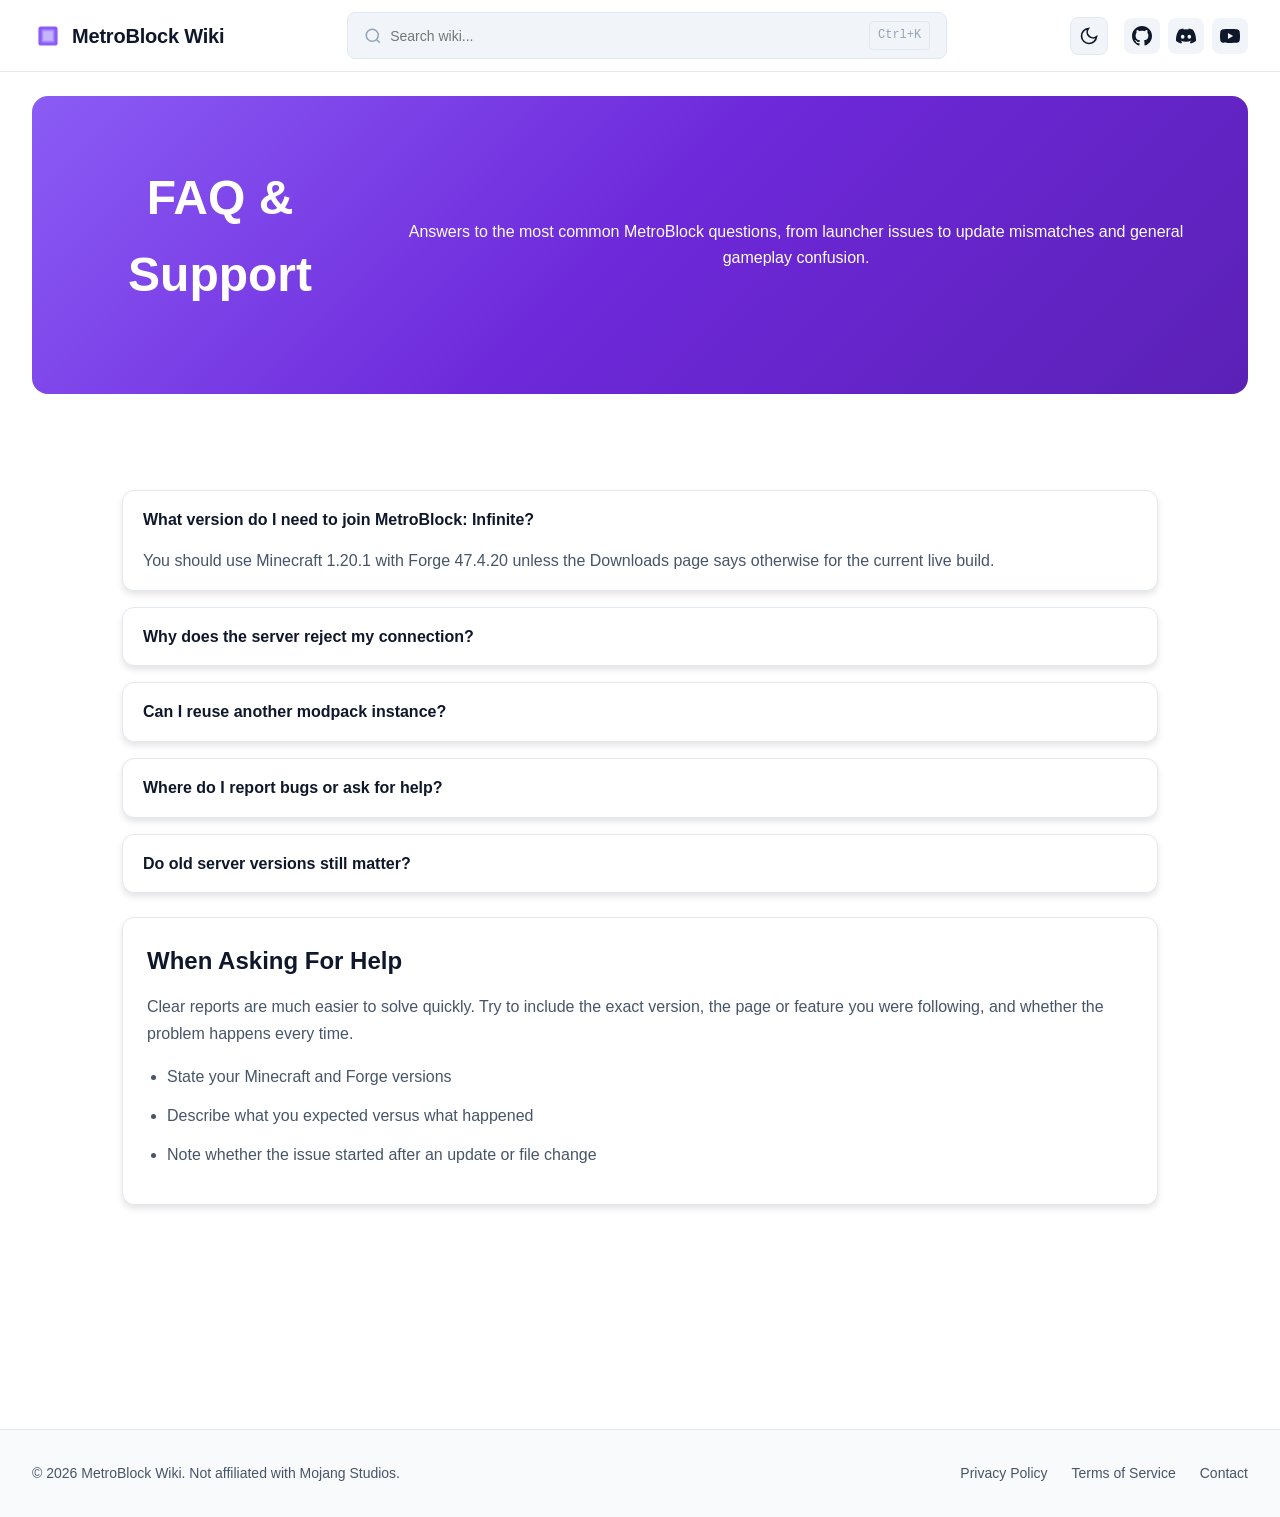
<file: pages/faq.html>
﻿<!DOCTYPE html>
<html lang="en" data-theme="system">
<head>
    <meta charset="UTF-8">
    <meta name="viewport" content="width=device-width, initial-scale=1.0">
    <title>FAQ & Support - MetroBlock Wiki</title>
    <link rel="stylesheet" href="../assets/css/style.css">
    <link rel="icon" type="image/svg+xml" href="../assets/images/favicon.svg">
    <style>
        .page-shell {
            max-width: 1100px;
            margin: 4rem auto;
            padding: 2rem;
        }

        .hero-section {
            margin-bottom: 3rem;
            padding: 4rem 2rem;
            text-align: center;
            background: var(--hero-gradient);
            color: white;
            border-radius: 16px;
        }

        .hero-section h1 {
            font-size: 3rem;
            margin-bottom: 1rem;
        }

        .faq-list {
            display: grid;
            gap: 1rem;
        }

        .faq-item,
        .support-panel {
            background: var(--card-bg);
            border: 1px solid var(--card-border);
            border-radius: 12px;
            box-shadow: 0 4px 6px var(--card-shadow);
        }

        .faq-item {
            padding: 1rem 1.25rem;
        }

        .faq-item summary {
            cursor: pointer;
            font-weight: 700;
            color: var(--text-primary);
            list-style: none;
        }

        .faq-item summary::-webkit-details-marker {
            display: none;
        }

        .faq-item p {
            margin-top: 0.9rem;
            color: var(--text-secondary);
            line-height: 1.7;
        }

        .support-panel {
            margin-top: 1.5rem;
            padding: 1.5rem;
        }

        .support-panel h2 {
            color: var(--text-primary);
            margin-bottom: 0.75rem;
        }

        .support-panel p,
        .support-panel li {
            color: var(--text-secondary);
            line-height: 1.7;
        }

        .support-panel ul {
            padding-left: 1.25rem;
            margin-top: 1rem;
        }

        .support-panel li {
            margin-bottom: 0.75rem;
        }

        @media (max-width: 768px) {
            .page-shell {
                padding: 1rem;
            }

            .hero-section {
                padding: 2.5rem 1.25rem;
            }

            .hero-section h1 {
                font-size: 2rem;
            }
        }
    </style>
</head>
<body>
    <nav class="navbar">
        <a href="../index.html" class="nav-left logo-link">
            <div class="logo">
                <svg class="logo-icon" viewBox="0 0 100 100" xmlns="http://www.w3.org/2000/svg">
                    <rect x="20" y="20" width="60" height="60" rx="8" fill="#8b5cf6"/>
                    <rect x="30" y="30" width="40" height="40" rx="4" fill="#a78bfa"/>
                    <rect x="35" y="35" width="30" height="30" rx="2" fill="#c4b5fd"/>
                </svg>
                <span class="logo-text">MetroBlock Wiki</span>
            </div>
        </a>
        <div class="nav-center">
            <div class="search-container" id="searchContainer">
                <svg class="search-icon" viewBox="0 0 24 24" fill="none" stroke="currentColor" stroke-width="2">
                    <circle cx="11" cy="11" r="8"/>
                    <path d="m21 21-4.35-4.35"/>
                </svg>
                <input type="text" id="searchInput" placeholder="Search wiki..." class="search-input">
                <kbd class="search-shortcut" id="searchShortcut">Ctrl+K</kbd>
            </div>
        </div>
        <div class="nav-right">
            <button class="theme-toggle" id="themeToggle" aria-label="Toggle theme">
                <svg class="sun-icon" viewBox="0 0 24 24" fill="none" stroke="currentColor" stroke-width="2">
                    <circle cx="12" cy="12" r="5"/>
                    <path d="M12 1v2M12 21v2M4.22 4.22l1.42 1.42M18.36 18.36l1.42 1.42M1 12h2M21 12h2M4.22 19.78l1.42-1.42M18.36 5.64l1.42-1.42"/>
                </svg>
                <svg class="moon-icon" viewBox="0 0 24 24" fill="none" stroke="currentColor" stroke-width="2">
                    <path d="M21 12.79A9 9 0 1 1 11.21 3 7 7 0 0 0 21 12.79z"/>
                </svg>
            </button>
            <div class="social-links">
                <a href="https://github.com/MasterKuby/MetroBlock-Server-Website" class="social-link" aria-label="GitHub">
                    <svg viewBox="0 0 24 24" fill="currentColor">
                        <path d="M12 0c-6.626 0-12 5.373-12 12 0 5.302 3.438 9.8 8.207 11.387.599.111.793-.261.793-.577v-2.234c-3.338.726-4.033-1.416-4.033-1.416-.546-1.387-1.333-1.756-1.333-1.756-1.089-.745.083-.729.083-.729 1.205.084 1.839 1.237 1.839 1.237 1.07 1.834 2.807 1.304 3.492.997.107-.775.418-1.305.762-1.604-2.665-.305-5.467-1.334-5.467-5.931 0-1.311.469-2.381 1.236-3.221-.124-.303-.535-1.524.117-3.176 0 0 1.008-.322 3.301 1.23.957-.266 1.983-.399 3.003-.404 1.02.005 2.047.138 3.006.404 2.291-1.552 3.297-1.23 3.297-1.23.653 1.653.242 2.874.118 3.176.77.84 1.235 1.911 1.235 3.221 0 4.609-2.807 5.624-5.479 5.921.43.372.823 1.102.823 2.222v3.293c0 .319.192.694.801.576 4.765-1.589 8.199-6.086 8.199-11.386 0-6.627-5.373-12-12-12z"/>
                    </svg>
                </a>
                <a href="#" class="social-link" aria-label="Discord">
                    <svg viewBox="0 0 24 24" fill="currentColor">
                        <path d="M20.317 4.37a19.791 19.791 0 0 0-4.885-1.515.074.074 0 0 0-.079.037c-.21.375-.444.864-.608 1.25a18.27 18.27 0 0 0-5.487 0 12.64 12.64 0 0 0-.617-1.25.077.077 0 0 0-.079-.037A19.736 19.736 0 0 0 3.677 4.37a.07.07 0 0 0-.032.027C.533 9.046-.32 13.58.099 18.057a.082.082 0 0 0 .031.057 19.9 19.9 0 0 0 5.993 3.03.078.078 0 0 0 .084-.028c.462-.63.874-1.295 1.226-1.994a.076.076 0 0 0-.041-.106 13.107 13.107 0 0 1-1.872-.892.077.077 0 0 1-.008-.128 10.2 10.2 0 0 0 .372-.292.074.074 0 0 1 .077-.01c3.928 1.793 8.18 1.793 12.062 0a.074.074 0 0 1 .078.01c.12.098.246.198.373.292a.077.077 0 0 1-.006.127 12.299 12.299 0 0 1-1.873.892.077.077 0 0 0-.041.107c.36.698.772 1.362 1.225 1.993a.076.076 0 0 0 .084.028 19.839 19.839 0 0 0 6.002-3.03.077.077 0 0 0 .032-.054c.5-5.177-.838-9.674-3.549-13.66a.061.061 0 0 0-.031-.03zM8.02 15.33c-1.183 0-2.157-1.085-2.157-2.419 0-1.333.956-2.419 2.157-2.419 1.21 0 2.176 1.096 2.157 2.42 0 1.333-.956 2.418-2.157 2.418zm7.975 0c-1.183 0-2.157-1.085-2.157-2.419 0-1.333.955-2.419 2.157-2.419 1.21 0 2.176 1.096 2.157 2.42 0 1.333-.946 2.418-2.157 2.418z"/>
                    </svg>
                </a>
                <a href="#" class="social-link" aria-label="YouTube">
                    <svg viewBox="0 0 24 24" fill="currentColor">
                        <path d="M23.498 6.186a2.997 2.997 0 0 0-2.11-2.12C19.53 3.56 12 3.56 12 3.56s-7.53 0-9.388.506a2.997 2.997 0 0 0-2.11 2.12A31.09 31.09 0 0 0 0 12a31.09 31.09 0 0 0 .502 5.814 2.997 2.997 0 0 0 2.11 2.12c1.858.506 9.388.506 9.388.506s7.53 0 9.388-.506a2.997 2.997 0 0 0 2.11-2.12A31.09 31.09 0 0 0 24 12a31.09 31.09 0 0 0-.502-5.814ZM9.545 15.568V8.432L15.818 12l-6.273 3.568Z"/>
                    </svg>
                </a>
            </div>
        </div>
    </nav>

    <main class="main-content">
        <section class="hero-section">
            <h1>FAQ & Support</h1>
            <p>Answers to the most common MetroBlock questions, from launcher issues to update mismatches and general gameplay confusion.</p>
        </section>

        <div class="page-shell">
            <section class="faq-list">
                <details class="faq-item" open>
                    <summary>What version do I need to join MetroBlock: Infinite?</summary>
                    <p>You should use Minecraft 1.20.1 with Forge 47.4.20 unless the Downloads page says otherwise for the current live build.</p>
                </details>
                <details class="faq-item">
                    <summary>Why does the server reject my connection?</summary>
                    <p>The most common reasons are using the wrong Minecraft version, missing required files, or loading extra mods that conflict with the server setup.</p>
                </details>
                <details class="faq-item">
                    <summary>Can I reuse another modpack instance?</summary>
                    <p>It is strongly recommended to keep MetroBlock in its own dedicated profile so other mods, configs, and keybinds do not cause avoidable issues.</p>
                </details>
                <details class="faq-item">
                    <summary>Where do I report bugs or ask for help?</summary>
                    <p>The best first stop is the community Discord. Include your game version, loader version, and a short description of what you were doing when the issue happened.</p>
                </details>
                <details class="faq-item">
                    <summary>Do old server versions still matter?</summary>
                    <p>Yes. Older versions are part of MetroBlock history, and some lore, references, and community traditions carry forward into current seasons and content.</p>
                </details>
            </section>

            <section class="support-panel">
                <h2>When Asking For Help</h2>
                <p>Clear reports are much easier to solve quickly. Try to include the exact version, the page or feature you were following, and whether the problem happens every time.</p>
                <ul>
                    <li>State your Minecraft and Forge versions</li>
                    <li>Describe what you expected versus what happened</li>
                    <li>Note whether the issue started after an update or file change</li>
                </ul>
            </section>
        </div>
    </main>

    <footer class="footer">
        <div class="footer-content">
            <p>&copy; 2026 MetroBlock Wiki. Not affiliated with Mojang Studios.</p>
            <div class="footer-links">
                <a href="#">Privacy Policy</a>
                <a href="#">Terms of Service</a>
                <a href="#">Contact</a>
            </div>
        </div>
    </footer>

    <div class="search-modal" id="searchModal">
        <div class="search-modal-content">
            <div class="search-modal-header">
                <svg class="search-icon" viewBox="0 0 24 24" fill="none" stroke="currentColor" stroke-width="2">
                    <circle cx="11" cy="11" r="8"/>
                    <path d="m21 21-4.35-4.35"/>
                </svg>
                <input type="text" id="modalSearchInput" placeholder="Search the wiki..." class="modal-search-input">
                <button class="close-modal" id="closeModal" aria-label="Close search">
                    <svg viewBox="0 0 24 24" fill="none" stroke="currentColor" stroke-width="2">
                        <line x1="18" y1="6" x2="6" y2="18"/>
                        <line x1="6" y1="6" x2="18" y2="18"/>
                    </svg>
                </button>
            </div>
            <div class="search-results" id="searchResults">
                <div class="search-hint">Type to search wiki pages...</div>
            </div>
        </div>
    </div>

    <script src="../assets/js/main.js"></script>
</body>
</html>
</file>
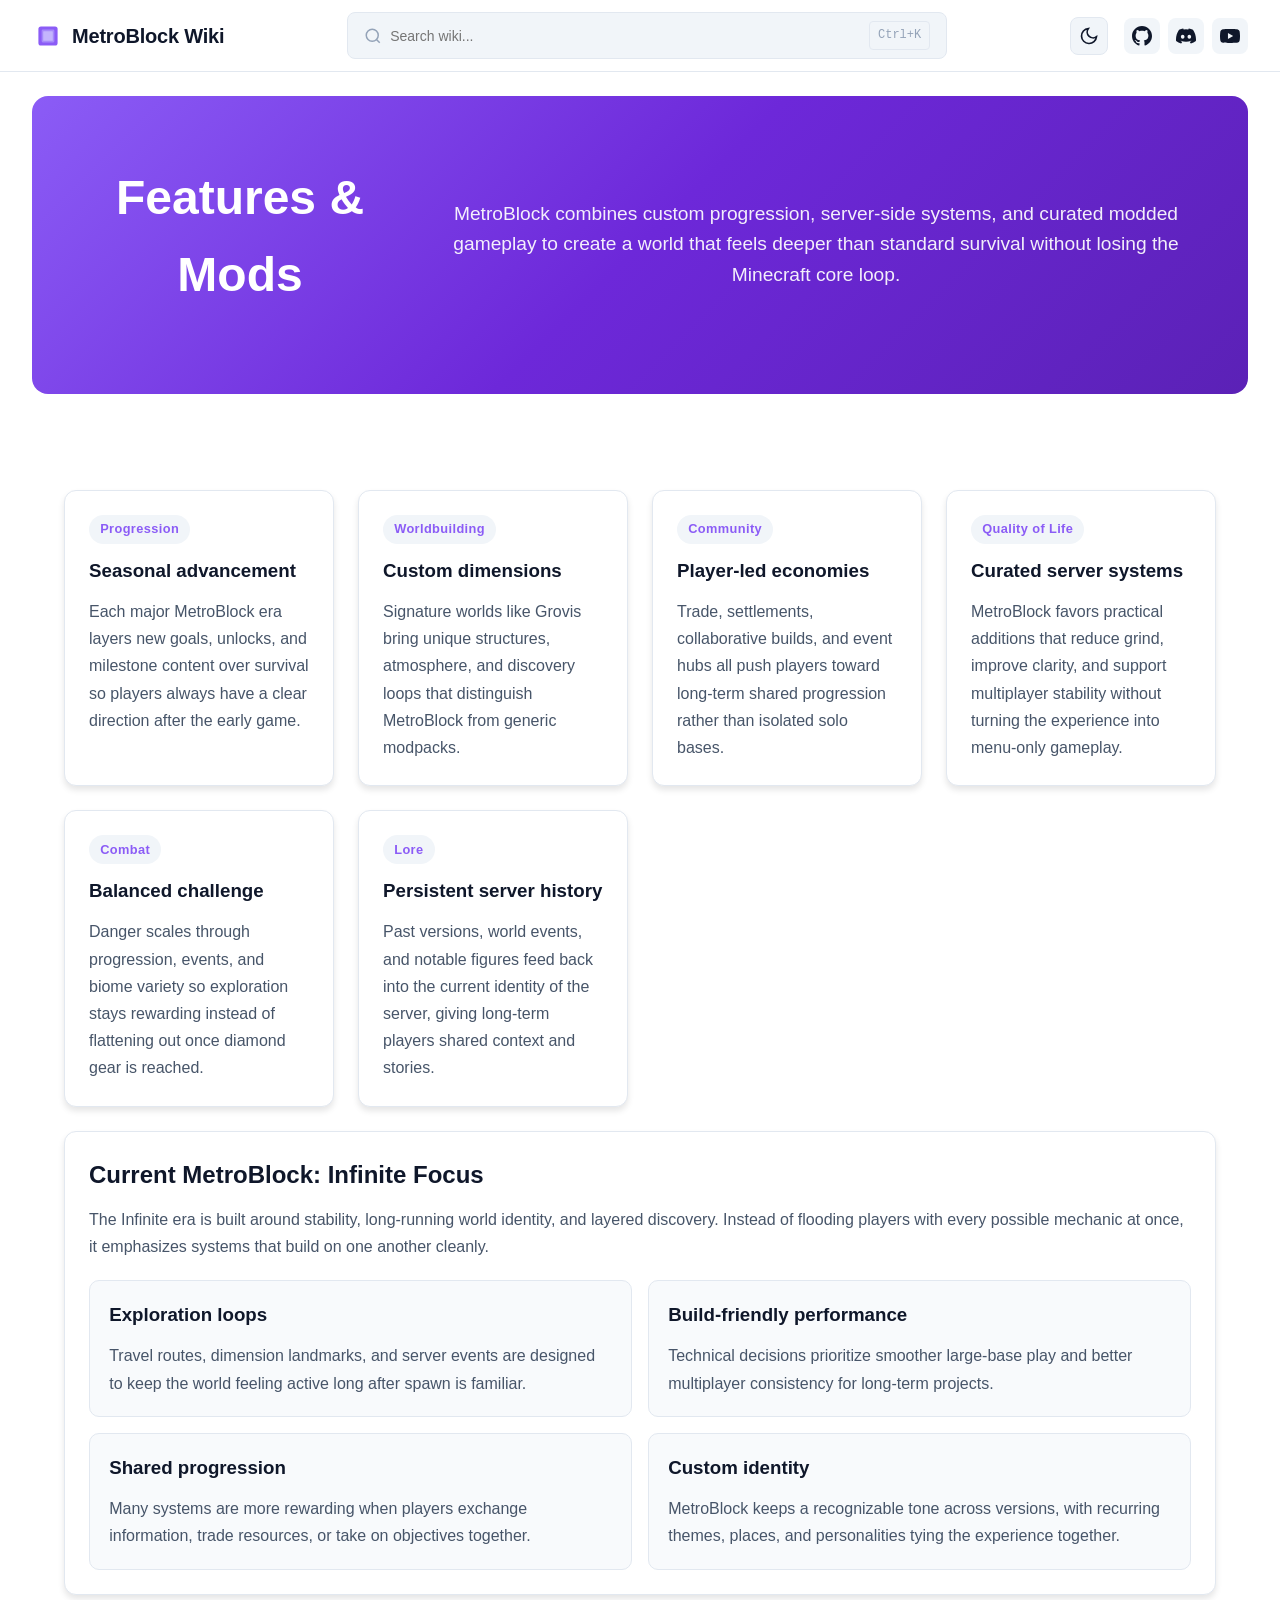
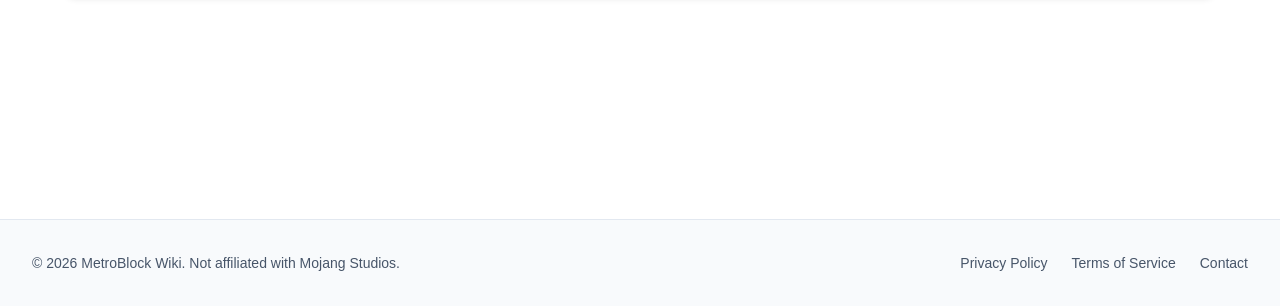
<file: pages/features.html>
﻿<!DOCTYPE html>
<html lang="en" data-theme="system">
<head>
    <meta charset="UTF-8">
    <meta name="viewport" content="width=device-width, initial-scale=1.0">
    <title>Features & Mods - MetroBlock Wiki</title>
    <link rel="stylesheet" href="../assets/css/style.css">
    <link rel="icon" type="image/svg+xml" href="../assets/images/favicon.svg">
    <style>
        .page-shell {
            max-width: 1250px;
            margin: 4rem auto;
            padding: 2rem;
        }

        .hero-section {
            margin-bottom: 3rem;
            padding: 4rem 2rem;
            text-align: center;
            background: var(--hero-gradient);
            color: white;
            border-radius: 16px;
        }

        .hero-section h1 {
            font-size: 3rem;
            margin-bottom: 1rem;
        }

        .hero-section p {
            max-width: 800px;
            margin: 0 auto;
            font-size: 1.2rem;
            opacity: 0.92;
        }

        .feature-grid {
            display: grid;
            grid-template-columns: repeat(auto-fit, minmax(260px, 1fr));
            gap: 1.5rem;
            margin-bottom: 1.5rem;
        }

        .feature-card,
        .spotlight-panel {
            background: var(--card-bg);
            border: 1px solid var(--card-border);
            border-radius: 12px;
            box-shadow: 0 4px 6px var(--card-shadow);
        }

        .feature-card {
            padding: 1.5rem;
        }

        .feature-card h3,
        .spotlight-panel h2,
        .spotlight-item h3 {
            color: var(--text-primary);
            margin-bottom: 0.75rem;
        }

        .feature-card p,
        .spotlight-panel p,
        .spotlight-item p {
            color: var(--text-secondary);
            line-height: 1.7;
        }

        .tag {
            display: inline-block;
            margin-bottom: 0.75rem;
            padding: 0.28rem 0.7rem;
            border-radius: 999px;
            background: var(--bg-tertiary);
            color: var(--accent-color);
            font-size: 0.8rem;
            font-weight: 700;
            letter-spacing: 0.03em;
        }

        .spotlight-panel {
            padding: 1.5rem;
        }

        .spotlight-grid {
            display: grid;
            grid-template-columns: repeat(2, minmax(0, 1fr));
            gap: 1rem;
            margin-top: 1.25rem;
        }

        .spotlight-item {
            padding: 1.2rem;
            border-radius: 10px;
            background: var(--bg-secondary);
            border: 1px solid var(--border-color);
        }

        @media (max-width: 768px) {
            .page-shell {
                padding: 1rem;
            }

            .hero-section {
                padding: 2.5rem 1.25rem;
            }

            .hero-section h1 {
                font-size: 2rem;
            }

            .spotlight-grid {
                grid-template-columns: 1fr;
            }
        }
    </style>
</head>
<body>
    <nav class="navbar">
        <a href="../index.html" class="nav-left logo-link">
            <div class="logo">
                <svg class="logo-icon" viewBox="0 0 100 100" xmlns="http://www.w3.org/2000/svg">
                    <rect x="20" y="20" width="60" height="60" rx="8" fill="#8b5cf6"/>
                    <rect x="30" y="30" width="40" height="40" rx="4" fill="#a78bfa"/>
                    <rect x="35" y="35" width="30" height="30" rx="2" fill="#c4b5fd"/>
                </svg>
                <span class="logo-text">MetroBlock Wiki</span>
            </div>
        </a>
        <div class="nav-center">
            <div class="search-container" id="searchContainer">
                <svg class="search-icon" viewBox="0 0 24 24" fill="none" stroke="currentColor" stroke-width="2">
                    <circle cx="11" cy="11" r="8"/>
                    <path d="m21 21-4.35-4.35"/>
                </svg>
                <input type="text" id="searchInput" placeholder="Search wiki..." class="search-input">
                <kbd class="search-shortcut" id="searchShortcut">Ctrl+K</kbd>
            </div>
        </div>
        <div class="nav-right">
            <button class="theme-toggle" id="themeToggle" aria-label="Toggle theme">
                <svg class="sun-icon" viewBox="0 0 24 24" fill="none" stroke="currentColor" stroke-width="2">
                    <circle cx="12" cy="12" r="5"/>
                    <path d="M12 1v2M12 21v2M4.22 4.22l1.42 1.42M18.36 18.36l1.42 1.42M1 12h2M21 12h2M4.22 19.78l1.42-1.42M18.36 5.64l1.42-1.42"/>
                </svg>
                <svg class="moon-icon" viewBox="0 0 24 24" fill="none" stroke="currentColor" stroke-width="2">
                    <path d="M21 12.79A9 9 0 1 1 11.21 3 7 7 0 0 0 21 12.79z"/>
                </svg>
            </button>
            <div class="social-links">
                <a href="https://github.com/MasterKuby/MetroBlock-Server-Website" class="social-link" aria-label="GitHub">
                    <svg viewBox="0 0 24 24" fill="currentColor">
                        <path d="M12 0c-6.626 0-12 5.373-12 12 0 5.302 3.438 9.8 8.207 11.387.599.111.793-.261.793-.577v-2.234c-3.338.726-4.033-1.416-4.033-1.416-.546-1.387-1.333-1.756-1.333-1.756-1.089-.745.083-.729.083-.729 1.205.084 1.839 1.237 1.839 1.237 1.07 1.834 2.807 1.304 3.492.997.107-.775.418-1.305.762-1.604-2.665-.305-5.467-1.334-5.467-5.931 0-1.311.469-2.381 1.236-3.221-.124-.303-.535-1.524.117-3.176 0 0 1.008-.322 3.301 1.23.957-.266 1.983-.399 3.003-.404 1.02.005 2.047.138 3.006.404 2.291-1.552 3.297-1.23 3.297-1.23.653 1.653.242 2.874.118 3.176.77.84 1.235 1.911 1.235 3.221 0 4.609-2.807 5.624-5.479 5.921.43.372.823 1.102.823 2.222v3.293c0 .319.192.694.801.576 4.765-1.589 8.199-6.086 8.199-11.386 0-6.627-5.373-12-12-12z"/>
                    </svg>
                </a>
                <a href="#" class="social-link" aria-label="Discord">
                    <svg viewBox="0 0 24 24" fill="currentColor">
                        <path d="M20.317 4.37a19.791 19.791 0 0 0-4.885-1.515.074.074 0 0 0-.079.037c-.21.375-.444.864-.608 1.25a18.27 18.27 0 0 0-5.487 0 12.64 12.64 0 0 0-.617-1.25.077.077 0 0 0-.079-.037A19.736 19.736 0 0 0 3.677 4.37a.07.07 0 0 0-.032.027C.533 9.046-.32 13.58.099 18.057a.082.082 0 0 0 .031.057 19.9 19.9 0 0 0 5.993 3.03.078.078 0 0 0 .084-.028c.462-.63.874-1.295 1.226-1.994a.076.076 0 0 0-.041-.106 13.107 13.107 0 0 1-1.872-.892.077.077 0 0 1-.008-.128 10.2 10.2 0 0 0 .372-.292.074.074 0 0 1 .077-.01c3.928 1.793 8.18 1.793 12.062 0a.074.074 0 0 1 .078.01c.12.098.246.198.373.292a.077.077 0 0 1-.006.127 12.299 12.299 0 0 1-1.873.892.077.077 0 0 0-.041.107c.36.698.772 1.362 1.225 1.993a.076.076 0 0 0 .084.028 19.839 19.839 0 0 0 6.002-3.03.077.077 0 0 0 .032-.054c.5-5.177-.838-9.674-3.549-13.66a.061.061 0 0 0-.031-.03zM8.02 15.33c-1.183 0-2.157-1.085-2.157-2.419 0-1.333.956-2.419 2.157-2.419 1.21 0 2.176 1.096 2.157 2.42 0 1.333-.956 2.418-2.157 2.418zm7.975 0c-1.183 0-2.157-1.085-2.157-2.419 0-1.333.955-2.419 2.157-2.419 1.21 0 2.176 1.096 2.157 2.42 0 1.333-.946 2.418-2.157 2.418z"/>
                    </svg>
                </a>
                <a href="#" class="social-link" aria-label="YouTube">
                    <svg viewBox="0 0 24 24" fill="currentColor">
                        <path d="M23.498 6.186a2.997 2.997 0 0 0-2.11-2.12C19.53 3.56 12 3.56 12 3.56s-7.53 0-9.388.506a2.997 2.997 0 0 0-2.11 2.12A31.09 31.09 0 0 0 0 12a31.09 31.09 0 0 0 .502 5.814 2.997 2.997 0 0 0 2.11 2.12c1.858.506 9.388.506 9.388.506s7.53 0 9.388-.506a2.997 2.997 0 0 0 2.11-2.12A31.09 31.09 0 0 0 24 12a31.09 31.09 0 0 0-.502-5.814ZM9.545 15.568V8.432L15.818 12l-6.273 3.568Z"/>
                    </svg>
                </a>
            </div>
        </div>
    </nav>

    <main class="main-content">
        <section class="hero-section">
            <h1>Features & Mods</h1>
            <p>MetroBlock combines custom progression, server-side systems, and curated modded gameplay to create a world that feels deeper than standard survival without losing the Minecraft core loop.</p>
        </section>

        <div class="page-shell">
            <section class="feature-grid">
                <article class="feature-card">
                    <span class="tag">Progression</span>
                    <h3>Seasonal advancement</h3>
                    <p>Each major MetroBlock era layers new goals, unlocks, and milestone content over survival so players always have a clear direction after the early game.</p>
                </article>
                <article class="feature-card">
                    <span class="tag">Worldbuilding</span>
                    <h3>Custom dimensions</h3>
                    <p>Signature worlds like Grovis bring unique structures, atmosphere, and discovery loops that distinguish MetroBlock from generic modpacks.</p>
                </article>
                <article class="feature-card">
                    <span class="tag">Community</span>
                    <h3>Player-led economies</h3>
                    <p>Trade, settlements, collaborative builds, and event hubs all push players toward long-term shared progression rather than isolated solo bases.</p>
                </article>
                <article class="feature-card">
                    <span class="tag">Quality of Life</span>
                    <h3>Curated server systems</h3>
                    <p>MetroBlock favors practical additions that reduce grind, improve clarity, and support multiplayer stability without turning the experience into menu-only gameplay.</p>
                </article>
                <article class="feature-card">
                    <span class="tag">Combat</span>
                    <h3>Balanced challenge</h3>
                    <p>Danger scales through progression, events, and biome variety so exploration stays rewarding instead of flattening out once diamond gear is reached.</p>
                </article>
                <article class="feature-card">
                    <span class="tag">Lore</span>
                    <h3>Persistent server history</h3>
                    <p>Past versions, world events, and notable figures feed back into the current identity of the server, giving long-term players shared context and stories.</p>
                </article>
            </section>

            <section class="spotlight-panel">
                <h2>Current MetroBlock: Infinite Focus</h2>
                <p>The Infinite era is built around stability, long-running world identity, and layered discovery. Instead of flooding players with every possible mechanic at once, it emphasizes systems that build on one another cleanly.</p>

                <div class="spotlight-grid">
                    <div class="spotlight-item">
                        <h3>Exploration loops</h3>
                        <p>Travel routes, dimension landmarks, and server events are designed to keep the world feeling active long after spawn is familiar.</p>
                    </div>
                    <div class="spotlight-item">
                        <h3>Build-friendly performance</h3>
                        <p>Technical decisions prioritize smoother large-base play and better multiplayer consistency for long-term projects.</p>
                    </div>
                    <div class="spotlight-item">
                        <h3>Shared progression</h3>
                        <p>Many systems are more rewarding when players exchange information, trade resources, or take on objectives together.</p>
                    </div>
                    <div class="spotlight-item">
                        <h3>Custom identity</h3>
                        <p>MetroBlock keeps a recognizable tone across versions, with recurring themes, places, and personalities tying the experience together.</p>
                    </div>
                </div>
            </section>
        </div>
    </main>

    <footer class="footer">
        <div class="footer-content">
            <p>&copy; 2026 MetroBlock Wiki. Not affiliated with Mojang Studios.</p>
            <div class="footer-links">
                <a href="#">Privacy Policy</a>
                <a href="#">Terms of Service</a>
                <a href="#">Contact</a>
            </div>
        </div>
    </footer>

    <div class="search-modal" id="searchModal">
        <div class="search-modal-content">
            <div class="search-modal-header">
                <svg class="search-icon" viewBox="0 0 24 24" fill="none" stroke="currentColor" stroke-width="2">
                    <circle cx="11" cy="11" r="8"/>
                    <path d="m21 21-4.35-4.35"/>
                </svg>
                <input type="text" id="modalSearchInput" placeholder="Search the wiki..." class="modal-search-input">
                <button class="close-modal" id="closeModal" aria-label="Close search">
                    <svg viewBox="0 0 24 24" fill="none" stroke="currentColor" stroke-width="2">
                        <line x1="18" y1="6" x2="6" y2="18"/>
                        <line x1="6" y1="6" x2="18" y2="18"/>
                    </svg>
                </button>
            </div>
            <div class="search-results" id="searchResults">
                <div class="search-hint">Type to search wiki pages...</div>
            </div>
        </div>
    </div>

    <script src="../assets/js/main.js"></script>
</body>
</html>
</file>
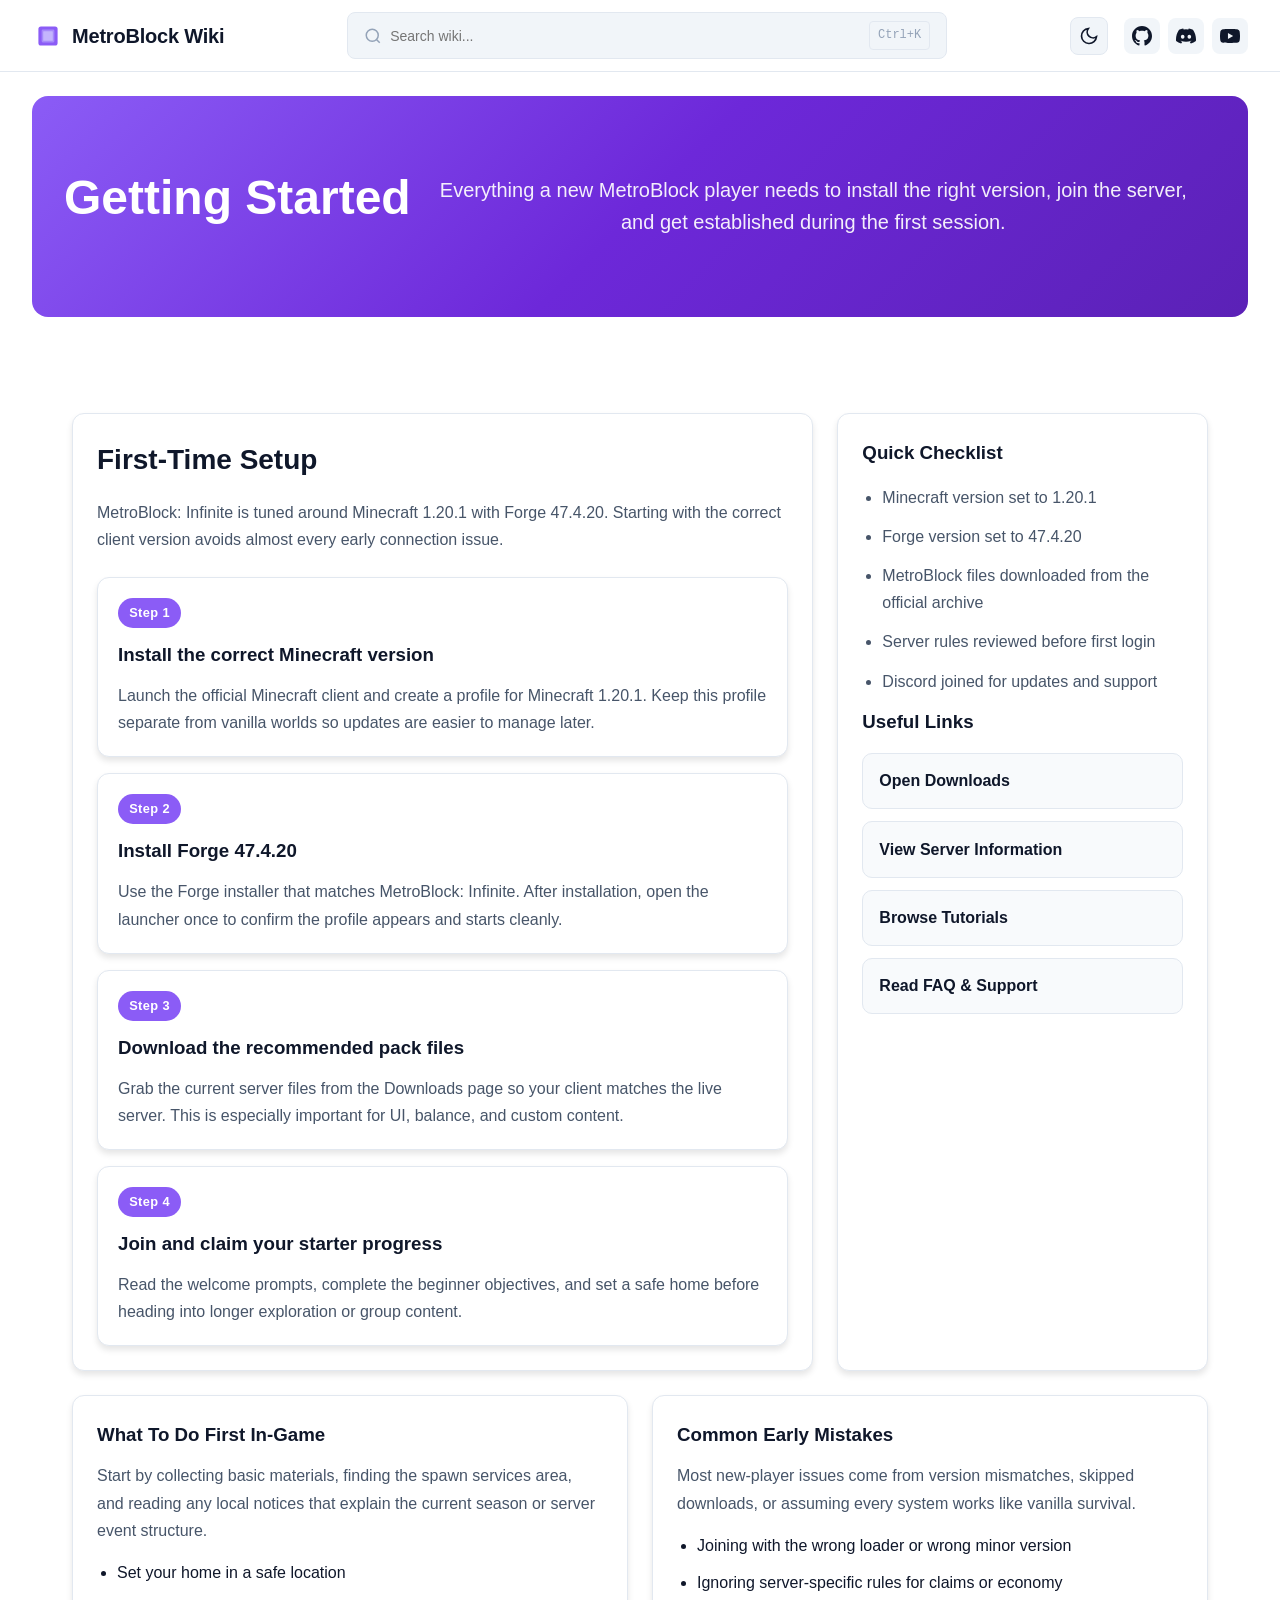
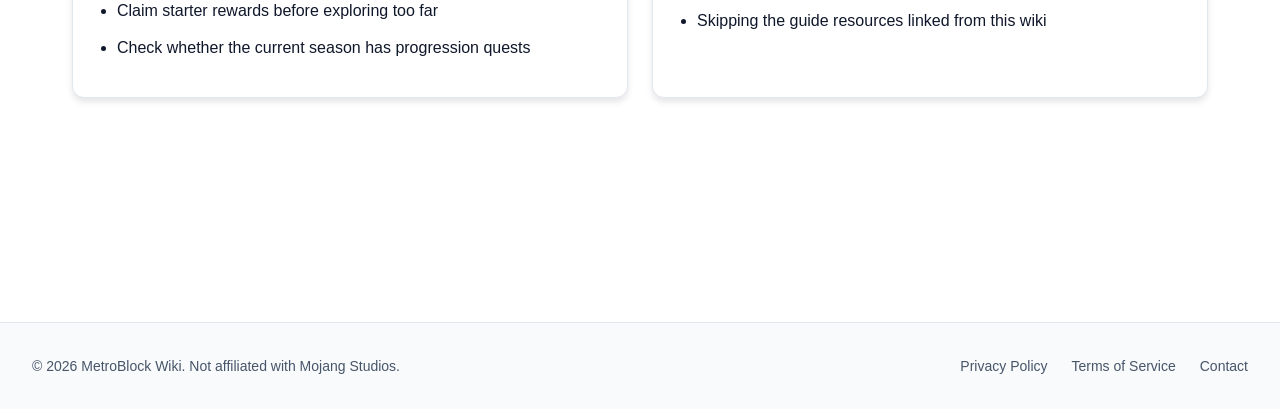
<file: pages/getting-started.html>
﻿<!DOCTYPE html>
<html lang="en" data-theme="system">
<head>
    <meta charset="UTF-8">
    <meta name="viewport" content="width=device-width, initial-scale=1.0">
    <title>Getting Started - MetroBlock Wiki</title>
    <link rel="stylesheet" href="../assets/css/style.css">
    <link rel="icon" type="image/svg+xml" href="../assets/images/favicon.svg">
    <style>
        .page-shell {
            max-width: 1200px;
            margin: 4rem auto;
            padding: 2rem;
        }

        .hero-section {
            margin-bottom: 3rem;
            padding: 4rem 2rem;
            text-align: center;
            background: var(--hero-gradient);
            color: white;
            border-radius: 16px;
        }

        .hero-section h1 {
            font-size: 3rem;
            margin-bottom: 1rem;
        }

        .hero-section p {
            font-size: 1.25rem;
            max-width: 760px;
            margin: 0 auto;
            opacity: 0.92;
        }

        .page-grid {
            display: grid;
            grid-template-columns: 2fr 1fr;
            gap: 1.5rem;
        }

        .content-panel,
        .sidebar-panel,
        .step-card,
        .note-card {
            background: var(--card-bg);
            border: 1px solid var(--card-border);
            border-radius: 12px;
            box-shadow: 0 4px 6px var(--card-shadow);
        }

        .content-panel,
        .sidebar-panel,
        .note-card {
            padding: 1.5rem;
        }

        .section-heading {
            font-size: 1.75rem;
            margin-bottom: 1rem;
            color: var(--text-primary);
        }

        .intro-text,
        .panel-text,
        .step-card p,
        .note-card p,
        .sidebar-panel li {
            color: var(--text-secondary);
            line-height: 1.7;
        }

        .steps-list {
            display: grid;
            gap: 1rem;
            margin-top: 1.5rem;
        }

        .step-card {
            padding: 1.25rem;
        }

        .step-label {
            display: inline-block;
            margin-bottom: 0.75rem;
            padding: 0.3rem 0.7rem;
            border-radius: 999px;
            background: var(--accent-color);
            color: white;
            font-size: 0.8rem;
            font-weight: 600;
            letter-spacing: 0.03em;
        }

        .step-card h3,
        .sidebar-panel h3,
        .note-card h3 {
            margin-bottom: 0.75rem;
            color: var(--text-primary);
        }

        .sidebar-panel ul,
        .note-card ul {
            padding-left: 1.25rem;
            margin: 1rem 0 0;
        }

        .sidebar-panel li,
        .note-card li {
            margin-bottom: 0.75rem;
        }

        .quick-links {
            display: grid;
            gap: 0.75rem;
            margin-top: 1rem;
        }

        .quick-links a {
            display: block;
            padding: 0.9rem 1rem;
            border: 1px solid var(--border-color);
            border-radius: 10px;
            background: var(--bg-secondary);
            color: var(--text-primary);
            text-decoration: none;
            font-weight: 600;
            transition: all 0.2s ease;
        }

        .quick-links a:hover {
            border-color: var(--accent-color);
            color: var(--accent-color);
            transform: translateY(-2px);
        }

        .note-grid {
            display: grid;
            grid-template-columns: repeat(2, minmax(0, 1fr));
            gap: 1.5rem;
            margin-top: 1.5rem;
        }

        @media (max-width: 900px) {
            .page-grid,
            .note-grid {
                grid-template-columns: 1fr;
            }
        }

        @media (max-width: 768px) {
            .page-shell {
                padding: 1rem;
            }

            .hero-section {
                padding: 2.5rem 1.25rem;
            }

            .hero-section h1 {
                font-size: 2rem;
            }

            .hero-section p {
                font-size: 1.05rem;
            }
        }
    </style>
</head>
<body>
    <nav class="navbar">
        <a href="../index.html" class="nav-left logo-link">
            <div class="logo">
                <svg class="logo-icon" viewBox="0 0 100 100" xmlns="http://www.w3.org/2000/svg">
                    <rect x="20" y="20" width="60" height="60" rx="8" fill="#8b5cf6"/>
                    <rect x="30" y="30" width="40" height="40" rx="4" fill="#a78bfa"/>
                    <rect x="35" y="35" width="30" height="30" rx="2" fill="#c4b5fd"/>
                </svg>
                <span class="logo-text">MetroBlock Wiki</span>
            </div>
        </a>
        <div class="nav-center">
            <div class="search-container" id="searchContainer">
                <svg class="search-icon" viewBox="0 0 24 24" fill="none" stroke="currentColor" stroke-width="2">
                    <circle cx="11" cy="11" r="8"/>
                    <path d="m21 21-4.35-4.35"/>
                </svg>
                <input type="text" id="searchInput" placeholder="Search wiki..." class="search-input">
                <kbd class="search-shortcut" id="searchShortcut">Ctrl+K</kbd>
            </div>
        </div>
        <div class="nav-right">
            <button class="theme-toggle" id="themeToggle" aria-label="Toggle theme">
                <svg class="sun-icon" viewBox="0 0 24 24" fill="none" stroke="currentColor" stroke-width="2">
                    <circle cx="12" cy="12" r="5"/>
                    <path d="M12 1v2M12 21v2M4.22 4.22l1.42 1.42M18.36 18.36l1.42 1.42M1 12h2M21 12h2M4.22 19.78l1.42-1.42M18.36 5.64l1.42-1.42"/>
                </svg>
                <svg class="moon-icon" viewBox="0 0 24 24" fill="none" stroke="currentColor" stroke-width="2">
                    <path d="M21 12.79A9 9 0 1 1 11.21 3 7 7 0 0 0 21 12.79z"/>
                </svg>
            </button>
            <div class="social-links">
                <a href="https://github.com/MasterKuby/MetroBlock-Server-Website" class="social-link" aria-label="GitHub">
                    <svg viewBox="0 0 24 24" fill="currentColor">
                        <path d="M12 0c-6.626 0-12 5.373-12 12 0 5.302 3.438 9.8 8.207 11.387.599.111.793-.261.793-.577v-2.234c-3.338.726-4.033-1.416-4.033-1.416-.546-1.387-1.333-1.756-1.333-1.756-1.089-.745.083-.729.083-.729 1.205.084 1.839 1.237 1.839 1.237 1.07 1.834 2.807 1.304 3.492.997.107-.775.418-1.305.762-1.604-2.665-.305-5.467-1.334-5.467-5.931 0-1.311.469-2.381 1.236-3.221-.124-.303-.535-1.524.117-3.176 0 0 1.008-.322 3.301 1.23.957-.266 1.983-.399 3.003-.404 1.02.005 2.047.138 3.006.404 2.291-1.552 3.297-1.23 3.297-1.23.653 1.653.242 2.874.118 3.176.77.84 1.235 1.911 1.235 3.221 0 4.609-2.807 5.624-5.479 5.921.43.372.823 1.102.823 2.222v3.293c0 .319.192.694.801.576 4.765-1.589 8.199-6.086 8.199-11.386 0-6.627-5.373-12-12-12z"/>
                    </svg>
                </a>
                <a href="#" class="social-link" aria-label="Discord">
                    <svg viewBox="0 0 24 24" fill="currentColor">
                        <path d="M20.317 4.37a19.791 19.791 0 0 0-4.885-1.515.074.074 0 0 0-.079.037c-.21.375-.444.864-.608 1.25a18.27 18.27 0 0 0-5.487 0 12.64 12.64 0 0 0-.617-1.25.077.077 0 0 0-.079-.037A19.736 19.736 0 0 0 3.677 4.37a.07.07 0 0 0-.032.027C.533 9.046-.32 13.58.099 18.057a.082.082 0 0 0 .031.057 19.9 19.9 0 0 0 5.993 3.03.078.078 0 0 0 .084-.028c.462-.63.874-1.295 1.226-1.994a.076.076 0 0 0-.041-.106 13.107 13.107 0 0 1-1.872-.892.077.077 0 0 1-.008-.128 10.2 10.2 0 0 0 .372-.292.074.074 0 0 1 .077-.01c3.928 1.793 8.18 1.793 12.062 0a.074.074 0 0 1 .078.01c.12.098.246.198.373.292a.077.077 0 0 1-.006.127 12.299 12.299 0 0 1-1.873.892.077.077 0 0 0-.041.107c.36.698.772 1.362 1.225 1.993a.076.076 0 0 0 .084.028 19.839 19.839 0 0 0 6.002-3.03.077.077 0 0 0 .032-.054c.5-5.177-.838-9.674-3.549-13.66a.061.061 0 0 0-.031-.03zM8.02 15.33c-1.183 0-2.157-1.085-2.157-2.419 0-1.333.956-2.419 2.157-2.419 1.21 0 2.176 1.096 2.157 2.42 0 1.333-.956 2.418-2.157 2.418zm7.975 0c-1.183 0-2.157-1.085-2.157-2.419 0-1.333.955-2.419 2.157-2.419 1.21 0 2.176 1.096 2.157 2.42 0 1.333-.946 2.418-2.157 2.418z"/>
                    </svg>
                </a>
                <a href="#" class="social-link" aria-label="YouTube">
                    <svg viewBox="0 0 24 24" fill="currentColor">
                        <path d="M23.498 6.186a2.997 2.997 0 0 0-2.11-2.12C19.53 3.56 12 3.56 12 3.56s-7.53 0-9.388.506a2.997 2.997 0 0 0-2.11 2.12A31.09 31.09 0 0 0 0 12a31.09 31.09 0 0 0 .502 5.814 2.997 2.997 0 0 0 2.11 2.12c1.858.506 9.388.506 9.388.506s7.53 0 9.388-.506a2.997 2.997 0 0 0 2.11-2.12A31.09 31.09 0 0 0 24 12a31.09 31.09 0 0 0-.502-5.814ZM9.545 15.568V8.432L15.818 12l-6.273 3.568Z"/>
                    </svg>
                </a>
            </div>
        </div>
    </nav>

    <main class="main-content">
        <section class="hero-section">
            <h1>Getting Started</h1>
            <p>Everything a new MetroBlock player needs to install the right version, join the server, and get established during the first session.</p>
        </section>

        <div class="page-shell">
            <div class="page-grid">
                <section class="content-panel">
                    <h2 class="section-heading">First-Time Setup</h2>
                    <p class="intro-text">MetroBlock: Infinite is tuned around Minecraft 1.20.1 with Forge 47.4.20. Starting with the correct client version avoids almost every early connection issue.</p>

                    <div class="steps-list">
                        <article class="step-card">
                            <span class="step-label">Step 1</span>
                            <h3>Install the correct Minecraft version</h3>
                            <p>Launch the official Minecraft client and create a profile for Minecraft 1.20.1. Keep this profile separate from vanilla worlds so updates are easier to manage later.</p>
                        </article>
                        <article class="step-card">
                            <span class="step-label">Step 2</span>
                            <h3>Install Forge 47.4.20</h3>
                            <p>Use the Forge installer that matches MetroBlock: Infinite. After installation, open the launcher once to confirm the profile appears and starts cleanly.</p>
                        </article>
                        <article class="step-card">
                            <span class="step-label">Step 3</span>
                            <h3>Download the recommended pack files</h3>
                            <p>Grab the current server files from the Downloads page so your client matches the live server. This is especially important for UI, balance, and custom content.</p>
                        </article>
                        <article class="step-card">
                            <span class="step-label">Step 4</span>
                            <h3>Join and claim your starter progress</h3>
                            <p>Read the welcome prompts, complete the beginner objectives, and set a safe home before heading into longer exploration or group content.</p>
                        </article>
                    </div>
                </section>

                <aside class="sidebar-panel">
                    <h3>Quick Checklist</h3>
                    <ul>
                        <li>Minecraft version set to 1.20.1</li>
                        <li>Forge version set to 47.4.20</li>
                        <li>MetroBlock files downloaded from the official archive</li>
                        <li>Server rules reviewed before first login</li>
                        <li>Discord joined for updates and support</li>
                    </ul>

                    <h3>Useful Links</h3>
                    <div class="quick-links">
                        <a href="downloads.html">Open Downloads</a>
                        <a href="server-info.html">View Server Information</a>
                        <a href="tutorials.html">Browse Tutorials</a>
                        <a href="faq.html">Read FAQ & Support</a>
                    </div>
                </aside>
            </div>

            <div class="note-grid">
                <section class="note-card">
                    <h3>What To Do First In-Game</h3>
                    <p>Start by collecting basic materials, finding the spawn services area, and reading any local notices that explain the current season or server event structure.</p>
                    <ul>
                        <li>Set your home in a safe location</li>
                        <li>Claim starter rewards before exploring too far</li>
                        <li>Check whether the current season has progression quests</li>
                    </ul>
                </section>

                <section class="note-card">
                    <h3>Common Early Mistakes</h3>
                    <p>Most new-player issues come from version mismatches, skipped downloads, or assuming every system works like vanilla survival.</p>
                    <ul>
                        <li>Joining with the wrong loader or wrong minor version</li>
                        <li>Ignoring server-specific rules for claims or economy</li>
                        <li>Skipping the guide resources linked from this wiki</li>
                    </ul>
                </section>
            </div>
        </div>
    </main>

    <footer class="footer">
        <div class="footer-content">
            <p>&copy; 2026 MetroBlock Wiki. Not affiliated with Mojang Studios.</p>
            <div class="footer-links">
                <a href="#">Privacy Policy</a>
                <a href="#">Terms of Service</a>
                <a href="#">Contact</a>
            </div>
        </div>
    </footer>

    <div class="search-modal" id="searchModal">
        <div class="search-modal-content">
            <div class="search-modal-header">
                <svg class="search-icon" viewBox="0 0 24 24" fill="none" stroke="currentColor" stroke-width="2">
                    <circle cx="11" cy="11" r="8"/>
                    <path d="m21 21-4.35-4.35"/>
                </svg>
                <input type="text" id="modalSearchInput" placeholder="Search the wiki..." class="modal-search-input">
                <button class="close-modal" id="closeModal" aria-label="Close search">
                    <svg viewBox="0 0 24 24" fill="none" stroke="currentColor" stroke-width="2">
                        <line x1="18" y1="6" x2="6" y2="18"/>
                        <line x1="6" y1="6" x2="18" y2="18"/>
                    </svg>
                </button>
            </div>
            <div class="search-results" id="searchResults">
                <div class="search-hint">Type to search wiki pages...</div>
            </div>
        </div>
    </div>

    <script src="../assets/js/main.js"></script>
</body>
</html>
</file>
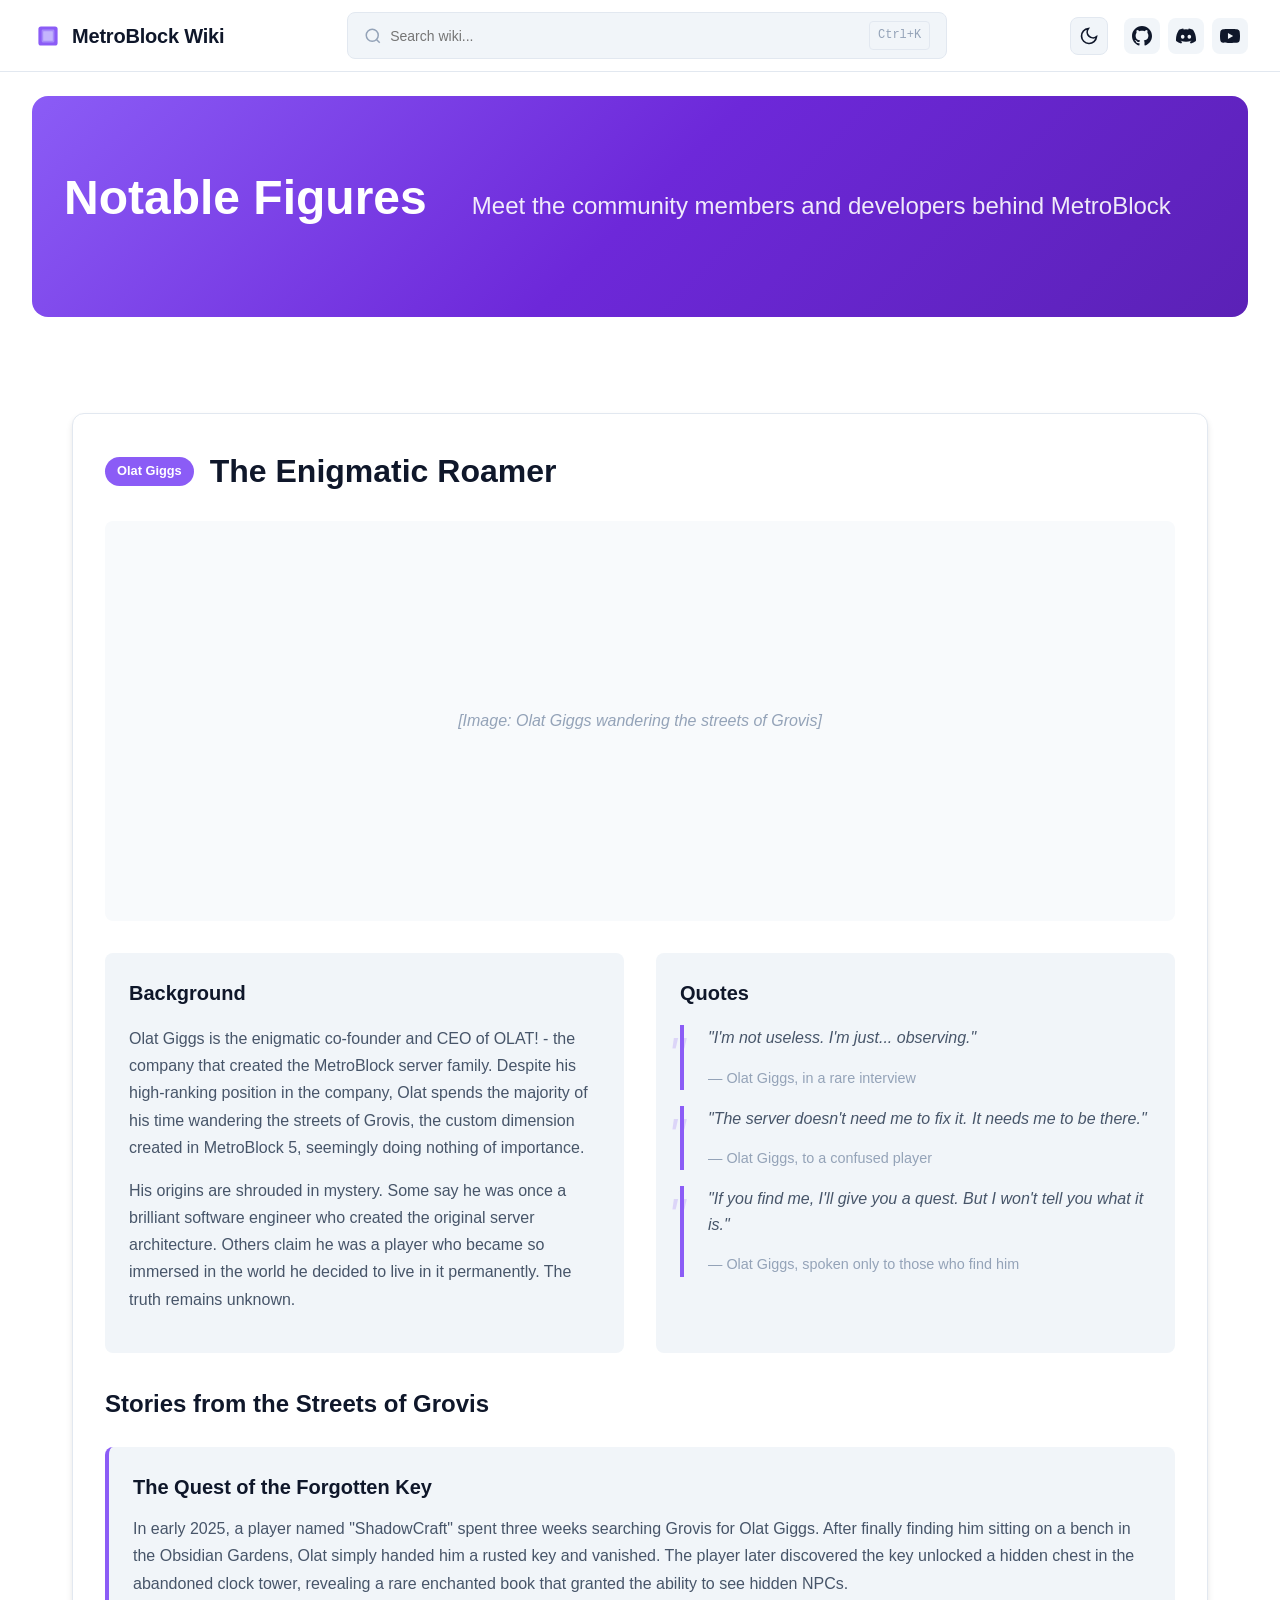
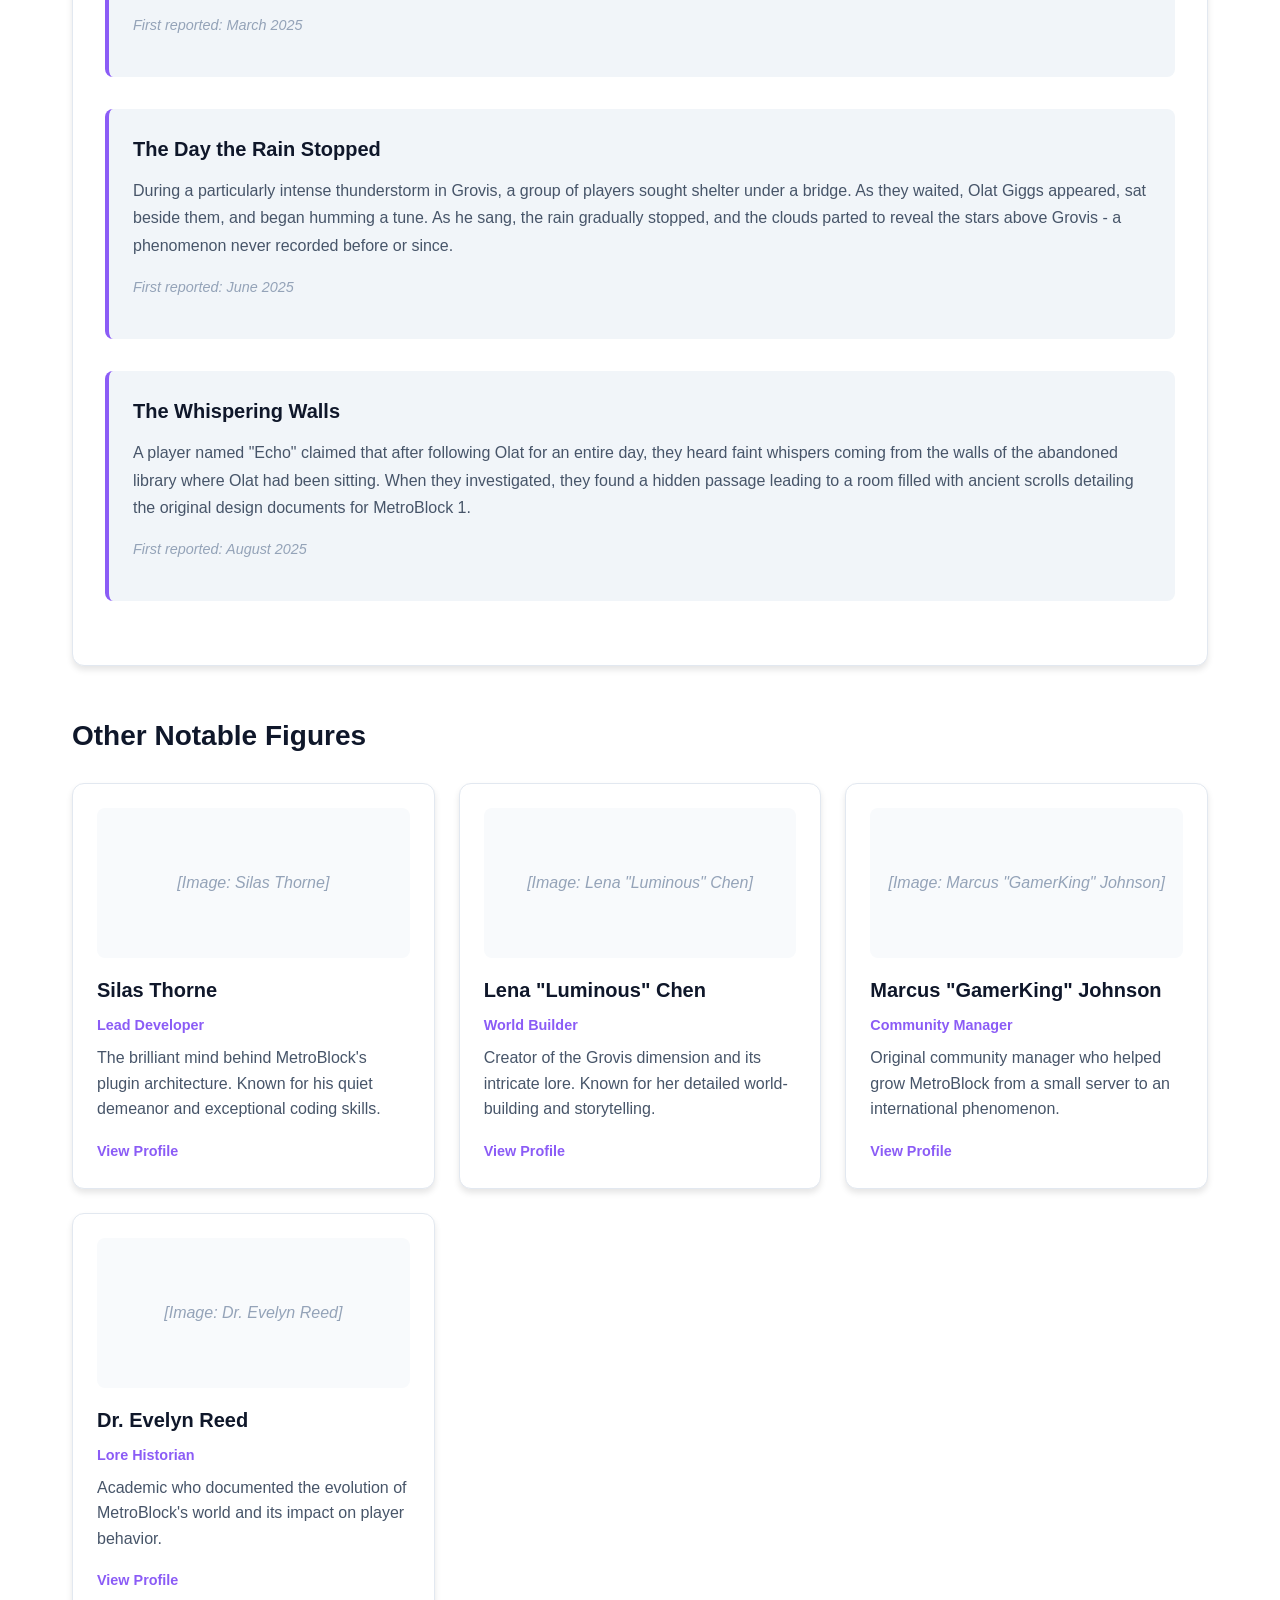
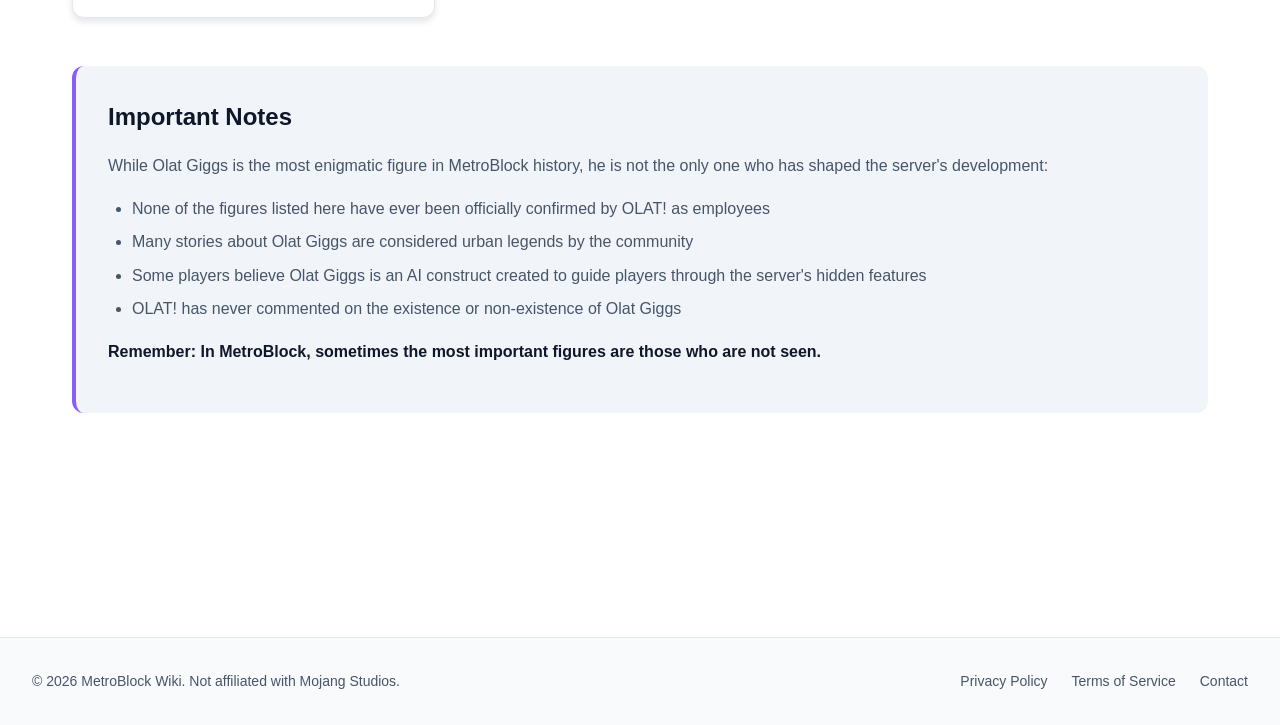
<file: pages/notable-figures.html>
﻿<!DOCTYPE html>
<html lang="en" data-theme="system">
<head>
    <meta charset="UTF-8">
    <meta name="viewport" content="width=device-width, initial-scale=1.0">
    <title>Notable Figures - MetroBlock Wiki</title>
    <link rel="stylesheet" href="../assets/css/style.css">
    <link rel="icon" type="image/svg+xml" href="../assets/images/favicon.svg">
    <style>
        .notable-figures-container {
            max-width: 1200px;
            margin: 4rem auto;
            padding: 2rem;
        }
        
        .hero-section {
            margin-bottom: 3rem;
            padding: 4rem 2rem;
            text-align: center;
            background: var(--hero-gradient);
            color: white;
            border-radius: 16px;
        }
        
        .hero-section h1 {
            font-size: 3rem;
            font-weight: 700;
            margin-bottom: 1rem;
        }
        
        .hero-section p {
            font-size: 1.5rem;
            opacity: 0.9;
            max-width: 800px;
            margin: 0 auto;
        }
        
        .figure-profile {
            margin-bottom: 3rem;
            padding: 2rem;
            background: var(--card-bg);
            border: 1px solid var(--card-border);
            border-radius: 12px;
            box-shadow: 0 4px 6px var(--card-shadow);
        }
        
        .figure-profile h2 {
            font-size: 2rem;
            margin-bottom: 1.5rem;
            color: var(--text-primary);
            display: flex;
            align-items: center;
            gap: 1rem;
        }
        
        .figure-profile h2 .title-badge {
            background: var(--accent-color);
            color: white;
            font-size: 0.8rem;
            padding: 0.25rem 0.75rem;
            border-radius: 16px;
            font-weight: 600;
        }
        
        .figure-image {
            width: 100%;
            height: 400px;
            background: var(--bg-secondary);
            border-radius: 8px;
            margin-bottom: 2rem;
            display: flex;
            align-items: center;
            justify-content: center;
            color: var(--text-muted);
            font-style: italic;
            overflow: hidden;
        }
        
        .figure-image img {
            width: 100%;
            height: 100%;
            object-fit: cover;
        }
        
        .figure-info {
            display: grid;
            grid-template-columns: 1fr 1fr;
            gap: 2rem;
            margin-bottom: 2rem;
        }
        
        .figure-details {
            background: var(--bg-tertiary);
            padding: 1.5rem;
            border-radius: 8px;
        }
        
        .figure-details h3 {
            font-size: 1.25rem;
            margin-bottom: 1rem;
            color: var(--text-primary);
        }
        
        .figure-details p {
            color: var(--text-secondary);
            line-height: 1.7;
            margin-bottom: 1rem;
        }
        
        .figure-details ul {
            margin-bottom: 1rem;
            padding-left: 1.5rem;
        }
        
        .figure-details li {
            margin-bottom: 0.5rem;
            color: var(--text-secondary);
        }
        
        .figure-details strong {
            color: var(--text-primary);
        }
        
        .figure-quotes {
            background: var(--bg-tertiary);
            padding: 1.5rem;
            border-radius: 8px;
        }
        
        .figure-quotes h3 {
            font-size: 1.25rem;
            margin-bottom: 1rem;
            color: var(--text-primary);
        }
        
        .figure-quotes blockquote {
            font-style: italic;
            color: var(--text-secondary);
            border-left: 4px solid var(--accent-color);
            padding-left: 1.5rem;
            margin: 1rem 0;
            position: relative;
        }
        
        .figure-quotes blockquote::before {
            content: '"';
            font-size: 3rem;
            color: var(--accent-color);
            opacity: 0.2;
            position: absolute;
            left: -1rem;
            top: -0.5rem;
        }
        
        .figure-quotes blockquote footer {
            font-size: 0.9rem;
            color: var(--text-muted);
            margin-top: 1rem;
            font-style: normal;
        }
        
        .figure-stories {
            margin-bottom: 2rem;
        }
        
        .figure-stories h3 {
            font-size: 1.5rem;
            margin-bottom: 1.5rem;
            color: var(--text-primary);
        }
        
        .story-item {
            margin-bottom: 2rem;
            padding: 1.5rem;
            background: var(--bg-tertiary);
            border-radius: 8px;
            border-left: 4px solid var(--accent-color);
        }
        
        .story-item h4 {
            font-size: 1.25rem;
            margin-bottom: 0.75rem;
            color: var(--text-primary);
        }
        
        .story-item p {
            color: var(--text-secondary);
            line-height: 1.7;
            margin-bottom: 1rem;
        }
        
        .story-item .story-date {
            color: var(--text-muted);
            font-size: 0.9rem;
            font-style: italic;
        }
        
        .other-figures {
            margin-top: 3rem;
        }
        
        .other-figures h3 {
            font-size: 1.75rem;
            margin-bottom: 1.5rem;
            color: var(--text-primary);
        }
        
        .figures-grid {
            display: grid;
            grid-template-columns: repeat(auto-fit, minmax(280px, 1fr));
            gap: 1.5rem;
        }
        
        .figure-card {
            background: var(--card-bg);
            border: 1px solid var(--card-border);
            border-radius: 12px;
            padding: 1.5rem;
            box-shadow: 0 4px 6px var(--card-shadow);
            transition: all 0.3s ease;
        }
        
        .figure-card:hover {
            transform: translateY(-4px);
            box-shadow: 0 8px 12px var(--card-shadow);
            border-color: var(--accent-color);
        }
        
        .figure-card h4 {
            font-size: 1.25rem;
            margin-bottom: 0.5rem;
            color: var(--text-primary);
        }
        
        .figure-card p {
            color: var(--text-secondary);
            margin-bottom: 1rem;
        }
        
        .figure-card .figure-role {
            color: var(--accent-color);
            font-weight: 600;
            font-size: 0.9rem;
            margin-bottom: 0.5rem;
        }
        
        .figure-card .figure-image {
            width: 100%;
            height: 150px;
            background: var(--bg-secondary);
            border-radius: 8px;
            margin-bottom: 1rem;
            display: flex;
            align-items: center;
            justify-content: center;
            color: var(--text-muted);
            font-style: italic;
            overflow: hidden;
        }
        
        .figure-card .figure-image img {
            width: 100%;
            height: 100%;
            object-fit: cover;
        }
        
        .figure-card a {
            color: var(--accent-color);
            text-decoration: none;
            font-weight: 600;
            font-size: 0.9rem;
        }
        
        .figure-card a:hover {
            color: var(--accent-hover);
        }
        
        .note-section {
            margin-top: 3rem;
            padding: 2rem;
            background: var(--bg-tertiary);
            border-radius: 12px;
            border-left: 4px solid var(--accent-color);
        }
        
        .note-section h3 {
            font-size: 1.5rem;
            margin-bottom: 1rem;
            color: var(--text-primary);
        }
        
        .note-section p {
            color: var(--text-secondary);
            line-height: 1.7;
            margin-bottom: 1rem;
        }
        
        .note-section ul {
            margin-bottom: 1rem;
            padding-left: 1.5rem;
        }
        
        .note-section li {
            margin-bottom: 0.5rem;
            color: var(--text-secondary);
        }
        
        .note-section strong {
            color: var(--text-primary);
        }
        
        @media (max-width: 768px) {
            .notable-figures-container {
                padding: 1rem;
            }
            
            .hero-section {
                padding: 2rem 1rem;
            }
            
            .hero-section h1 {
                font-size: 2rem;
            }
            
            .hero-section p {
                font-size: 1.2rem;
            }
            
            .figure-profile {
                padding: 1.5rem;
            }
            
            .figure-profile h2 {
                font-size: 1.75rem;
            }
            
            .figure-image {
                height: 300px;
            }
            
            .figure-info {
                grid-template-columns: 1fr;
            }
            
            .story-item {
                padding: 1rem;
            }
            
            .other-figures h3 {
                font-size: 1.5rem;
            }
            
            .figures-grid {
                grid-template-columns: 1fr;
            }
            
            .note-section {
                padding: 1.5rem;
            }
            
            .note-section h3 {
                font-size: 1.3rem;
            }
        }
    </style>
</head>
<body>
    <nav class="navbar">
        <a href="../index.html" class="nav-left logo-link">
            <div class="logo">
                <svg class="logo-icon" viewBox="0 0 100 100" xmlns="http://www.w3.org/2000/svg">
                    <rect x="20" y="20" width="60" height="60" rx="8" fill="#8b5cf6"/>
                    <rect x="30" y="30" width="40" height="40" rx="4" fill="#a78bfa"/>
                    <rect x="35" y="35" width="30" height="30" rx="2" fill="#c4b5fd"/>
                </svg>
                <span class="logo-text">MetroBlock Wiki</span>
            </div>
        </a>
        <div class="nav-center">
            <div class="search-container" id="searchContainer">
                <svg class="search-icon" viewBox="0 0 24 24" fill="none" stroke="currentColor" stroke-width="2">
                    <circle cx="11" cy="11" r="8"/>
                    <path d="m21 21-4.35-4.35"/>
                </svg>
                <input type="text" id="searchInput" placeholder="Search wiki..." class="search-input">
                <kbd class="search-shortcut" id="searchShortcut">Ctrl+K</kbd>
            </div>
        </div>
        <div class="nav-right">
            <button class="theme-toggle" id="themeToggle" aria-label="Toggle theme">
                <svg class="sun-icon" viewBox="0 0 24 24" fill="none" stroke="currentColor" stroke-width="2">
                    <circle cx="12" cy="12" r="5"/>
                    <path d="M12 1v2M12 21v2M4.22 4.22l1.42 1.42M18.36 18.36l1.42 1.42M1 12h2M21 12h2M4.22 19.78l1.42-1.42M18.36 5.64l1.42-1.42"/>
                </svg>
                <svg class="moon-icon" viewBox="0 0 24 24" fill="none" stroke="currentColor" stroke-width="2">
                    <path d="M21 12.79A9 9 0 1 1 11.21 3 7 7 0 0 0 21 12.79z"/>
                </svg>
            </button>
            <div class="social-links">
                <a href="https://github.com/MasterKuby/MetroBlock-Server-Website" class="social-link" aria-label="GitHub">
                    <svg viewBox="0 0 24 24" fill="currentColor">
                        <path d="M12 0c-6.626 0-12 5.373-12 12 0 5.302 3.438 9.8 8.207 11.387.599.111.793-.261.793-.577v-2.234c-3.338.726-4.033-1.416-4.033-1.416-.546-1.387-1.333-1.756-1.333-1.756-1.089-.745.083-.729.083-.729 1.205.084 1.839 1.237 1.839 1.237 1.07 1.834 2.807 1.304 3.492.997.107-.775.418-1.305.762-1.604-2.665-.305-5.467-1.334-5.467-5.931 0-1.311.469-2.381 1.236-3.221-.124-.303-.535-1.524.117-3.176 0 0 1.008-.322 3.301 1.23.957-.266 1.983-.399 3.003-.404 1.02.005 2.047.138 3.006.404 2.291-1.552 3.297-1.23 3.297-1.23.653 1.653.242 2.874.118 3.176.77.84 1.235 1.911 1.235 3.221 0 4.609-2.807 5.624-5.479 5.921.43.372.823 1.102.823 2.222v3.293c0 .319.192.694.801.576 4.765-1.589 8.199-6.086 8.199-11.386 0-6.627-5.373-12-12-12z"/>
                    </svg>
                </a>
                <a href="#" class="social-link" aria-label="Discord">
                    <svg viewBox="0 0 24 24" fill="currentColor">
                        <path d="M20.317 4.37a19.791 19.791 0 0 0-4.885-1.515.074.074 0 0 0-.079.037c-.21.375-.444.864-.608 1.25a18.27 18.27 0 0 0-5.487 0 12.64 12.64 0 0 0-.617-1.25.077.077 0 0 0-.079-.037A19.736 19.736 0 0 0 3.677 4.37a.07.07 0 0 0-.032.027C.533 9.046-.32 13.58.099 18.057a.082.082 0 0 0 .031.057 19.9 19.9 0 0 0 5.993 3.03.078.078 0 0 0 .084-.028c.462-.63.874-1.295 1.226-1.994a.076.076 0 0 0-.041-.106 13.107 13.107 0 0 1-1.872-.892.077.077 0 0 1-.008-.128 10.2 10.2 0 0 0 .372-.292.074.074 0 0 1 .077-.01c3.928 1.793 8.18 1.793 12.062 0a.074.074 0 0 1 .078.01c.12.098.246.198.373.292a.077.077 0 0 1-.006.127 12.299 12.299 0 0 1-1.873.892.077.077 0 0 0-.041.107c.36.698.772 1.362 1.225 1.993a.076.076 0 0 0 .084.028 19.839 19.839 0 0 0 6.002-3.03.077.077 0 0 0 .032-.054c.5-5.177-.838-9.674-3.549-13.66a.061.061 0 0 0-.031-.03zM8.02 15.33c-1.183 0-2.157-1.085-2.157-2.419 0-1.333.956-2.419 2.157-2.419 1.21 0 2.176 1.096 2.157 2.42 0 1.333-.956 2.418-2.157 2.418zm7.975 0c-1.183 0-2.157-1.085-2.157-2.419 0-1.333.955-2.419 2.157-2.419 1.21 0 2.176 1.096 2.157 2.42 0 1.333-.946 2.418-2.157 2.418z"/>
                    </svg>
                </a>
                <a href="#" class="social-link" aria-label="YouTube">
                    <svg viewBox="0 0 24 24" fill="currentColor">
                        <path d="M23.498 6.186a2.997 2.997 0 0 0-2.11-2.12C19.53 3.56 12 3.56 12 3.56s-7.53 0-9.388.506a2.997 2.997 0 0 0-2.11 2.12A31.09 31.09 0 0 0 0 12a31.09 31.09 0 0 0 .502 5.814 2.997 2.997 0 0 0 2.11 2.12c1.858.506 9.388.506 9.388.506s7.53 0 9.388-.506a2.997 2.997 0 0 0 2.11-2.12A31.09 31.09 0 0 0 24 12a31.09 31.09 0 0 0-.502-5.814ZM9.545 15.568V8.432L15.818 12l-6.273 3.568Z"/>
                    </svg>
                </a>
            </div>
        </div>
    </nav>

    <main class="main-content">
        <section class="hero-section">
            <h1>Notable Figures</h1>
            <p>Meet the community members and developers behind MetroBlock</p>
        </section>

        <div class="notable-figures-container">
            <div class="figure-profile">
                <h2><span class="title-badge">Olat Giggs</span> The Enigmatic Roamer</h2>
                <div class="figure-image">
                    [Image: Olat Giggs wandering the streets of Grovis]
                </div>
                
                <div class="figure-info">
                    <div class="figure-details">
                        <h3>Background</h3>
                        <p>Olat Giggs is the enigmatic co-founder and CEO of OLAT! - the company that created the MetroBlock server family. Despite his high-ranking position in the company, Olat spends the majority of his time wandering the streets of Grovis, the custom dimension created in MetroBlock 5, seemingly doing nothing of importance.</p>
                        
                        <p>His origins are shrouded in mystery. Some say he was once a brilliant software engineer who created the original server architecture. Others claim he was a player who became so immersed in the world he decided to live in it permanently. The truth remains unknown.</p>
                    </div>
                    
                    <div class="figure-quotes">
                        <h3>Quotes</h3>
                        <blockquote>
                            "I'm not useless. I'm just... observing."
                            <footer>— Olat Giggs, in a rare interview</footer>
                        </blockquote>
                        
                        <blockquote>
                            "The server doesn't need me to fix it. It needs me to be there."
                            <footer>— Olat Giggs, to a confused player</footer>
                        </blockquote>
                        
                        <blockquote>
                            "If you find me, I'll give you a quest. But I won't tell you what it is."
                            <footer>— Olat Giggs, spoken only to those who find him</footer>
                        </blockquote>
                    </div>
                </div>
                
                <div class="figure-stories">
                    <h3>Stories from the Streets of Grovis</h3>
                    
                    <div class="story-item">
                        <h4>The Quest of the Forgotten Key</h4>
                        <p>In early 2025, a player named "ShadowCraft" spent three weeks searching Grovis for Olat Giggs. After finally finding him sitting on a bench in the Obsidian Gardens, Olat simply handed him a rusted key and vanished. The player later discovered the key unlocked a hidden chest in the abandoned clock tower, revealing a rare enchanted book that granted the ability to see hidden NPCs.</p>
                        <p class="story-date">First reported: March 2025</p>
                    </div>
                    
                    <div class="story-item">
                        <h4>The Day the Rain Stopped</h4>
                        <p>During a particularly intense thunderstorm in Grovis, a group of players sought shelter under a bridge. As they waited, Olat Giggs appeared, sat beside them, and began humming a tune. As he sang, the rain gradually stopped, and the clouds parted to reveal the stars above Grovis - a phenomenon never recorded before or since.</p>
                        <p class="story-date">First reported: June 2025</p>
                    </div>
                    
                    <div class="story-item">
                        <h4>The Whispering Walls</h4>
                        <p>A player named "Echo" claimed that after following Olat for an entire day, they heard faint whispers coming from the walls of the abandoned library where Olat had been sitting. When they investigated, they found a hidden passage leading to a room filled with ancient scrolls detailing the original design documents for MetroBlock 1.</p>
                        <p class="story-date">First reported: August 2025</p>
                    </div>
                </div>
            </div>
            
            <div class="other-figures">
                <h3>Other Notable Figures</h3>
                
                <div class="figures-grid">
                    <div class="figure-card">
                        <div class="figure-image">
                            [Image: Silas Thorne]
                        </div>
                        <h4>Silas Thorne</h4>
                        <div class="figure-role">Lead Developer</div>
                        <p>The brilliant mind behind MetroBlock's plugin architecture. Known for his quiet demeanor and exceptional coding skills.</p>
                        <a href="#">View Profile</a>
                    </div>
                    
                    <div class="figure-card">
                        <div class="figure-image">
                            [Image: Lena "Luminous" Chen]
                        </div>
                        <h4>Lena "Luminous" Chen</h4>
                        <div class="figure-role">World Builder</div>
                        <p>Creator of the Grovis dimension and its intricate lore. Known for her detailed world-building and storytelling.</p>
                        <a href="#">View Profile</a>
                    </div>
                    
                    <div class="figure-card">
                        <div class="figure-image">
                            [Image: Marcus "GamerKing" Johnson]
                        </div>
                        <h4>Marcus "GamerKing" Johnson</h4>
                        <div class="figure-role">Community Manager</div>
                        <p>Original community manager who helped grow MetroBlock from a small server to an international phenomenon.</p>
                        <a href="#">View Profile</a>
                    </div>
                    
                    <div class="figure-card">
                        <div class="figure-image">
                            [Image: Dr. Evelyn Reed]
                        </div>
                        <h4>Dr. Evelyn Reed</h4>
                        <div class="figure-role">Lore Historian</div>
                        <p>Academic who documented the evolution of MetroBlock's world and its impact on player behavior.</p>
                        <a href="#">View Profile</a>
                    </div>
                </div>
            </div>
            
            <div class="note-section">
                <h3>Important Notes</h3>
                <p>While Olat Giggs is the most enigmatic figure in MetroBlock history, he is not the only one who has shaped the server's development:</p>
                <ul>
                    <li>None of the figures listed here have ever been officially confirmed by OLAT! as employees</li>
                    <li>Many stories about Olat Giggs are considered urban legends by the community</li>
                    <li>Some players believe Olat Giggs is an AI construct created to guide players through the server's hidden features</li>
                    <li>OLAT! has never commented on the existence or non-existence of Olat Giggs</li>
                </ul>
                <p><strong>Remember: In MetroBlock, sometimes the most important figures are those who are not seen.</strong></p>
            </div>
        </div>
    </main>

    <footer class="footer">
        <div class="footer-content">
            <p>&copy; 2026 MetroBlock Wiki. Not affiliated with Mojang Studios.</p>
            <div class="footer-links">
                <a href="#">Privacy Policy</a>
                <a href="#">Terms of Service</a>
                <a href="#">Contact</a>
            </div>
        </div>
    </footer>

    <div class="search-modal" id="searchModal">
        <div class="search-modal-content">
            <div class="search-modal-header">
                <svg class="search-icon" viewBox="0 0 24 24" fill="none" stroke="currentColor" stroke-width="2">
                    <circle cx="11" cy="11" r="8"/>
                    <path d="m21 21-4.35-4.35"/>
                </svg>
                <input type="text" id="modalSearchInput" placeholder="Search the wiki..." class="modal-search-input">
                <button class="close-modal" id="closeModal" aria-label="Close search">
                    <svg viewBox="0 0 24 24" fill="none" stroke="currentColor" stroke-width="2">
                        <line x1="18" y1="6" x2="6" y2="18"/>
                        <line x1="6" y1="6" x2="18" y2="18"/>
                    </svg>
                </button>
            </div>
            <div class="search-results" id="searchResults">
                <div class="search-hint">Type to search wiki pages...</div>
            </div>
        </div>
    </div>
    <script src="../assets/js/main.js"></script>
</body>
</html>
</file>
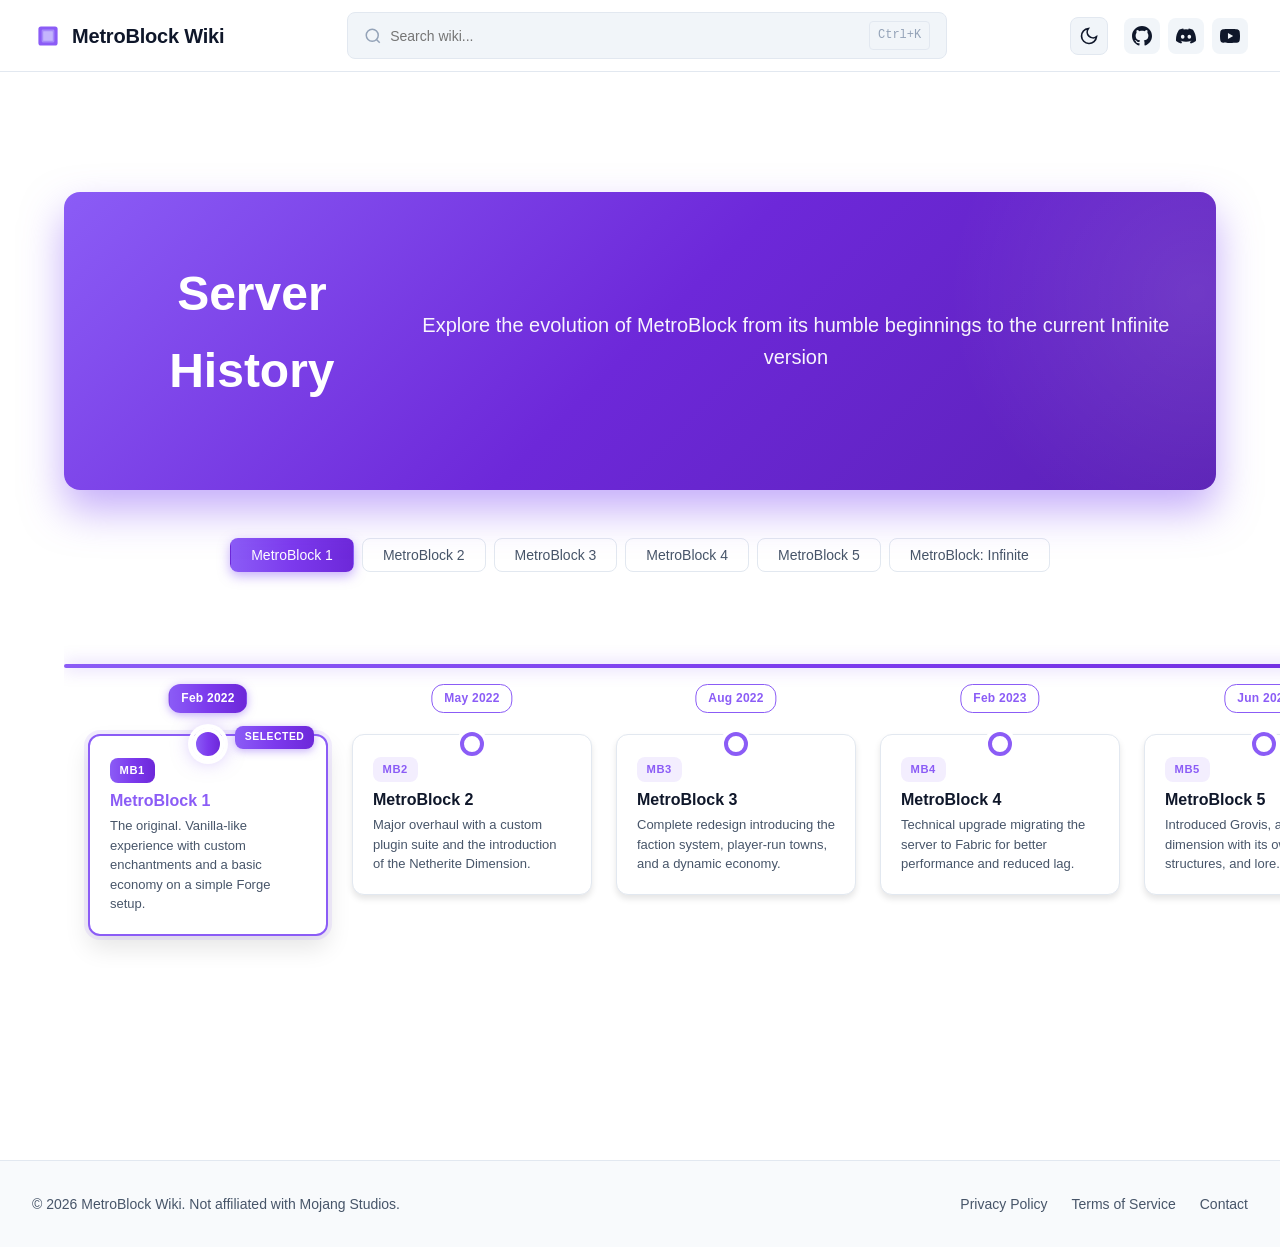
<file: pages/server-history.html>
<!DOCTYPE html>
<html lang="en" data-theme="system">
<head>
    <meta charset="UTF-8">
    <meta name="viewport" content="width=device-width, initial-scale=1.0">
    <title>Server History - MetroBlock Wiki</title>
    <link rel="stylesheet" href="../assets/css/style.css">
    <link rel="icon" type="image/svg+xml" href="../assets/images/favicon.svg">
    <style>
        :root {
            --timeline-gradient: linear-gradient(90deg, #8b5cf6 0%, #7c3aed 50%, #6d28d9 100%);
            --timeline-accent: #8b5cf6;
            --timeline-glow: rgba(139, 92, 246, 0.5);
            --timeline-bg-light: rgba(139, 92, 246, 0.1);
        }

        [data-theme="dark"] {
            --timeline-accent: #a78bfa;
            --timeline-glow: rgba(167, 139, 250, 0.6);
            --timeline-bg-light: rgba(167, 139, 250, 0.15);
        }

        .page-shell {
            max-width: 1400px;
            margin: 0 auto;
            padding: 6rem 2rem 4rem;
        }

        .hero-section {
            margin-bottom: 3rem;
            padding: 4rem 2rem;
            text-align: center;
            background: var(--hero-gradient);
            color: white;
            border-radius: 16px;
            box-shadow: 0 20px 40px var(--timeline-glow);
            position: relative;
            overflow: hidden;
        }

        .hero-section::before {
            content: '';
            position: absolute;
            top: -50%;
            right: -20%;
            width: 500px;
            height: 500px;
            background: radial-gradient(circle, rgba(255, 255, 255, 0.1) 0%, transparent 70%);
            border-radius: 50%;
            pointer-events: none;
        }

        .hero-section h1 {
            font-size: 3rem;
            font-weight: 700;
            margin-bottom: 1rem;
            position: relative;
        }

        .hero-section p {
            font-size: 1.25rem;
            opacity: 0.95;
            max-width: 800px;
            margin: 0 auto;
            position: relative;
        }

        /* Quick navigation */
        .timeline-nav {
            display: flex;
            justify-content: center;
            flex-wrap: wrap;
            gap: 0.5rem;
            margin-bottom: 1rem;
        }

        .timeline-nav-btn {
            background: var(--card-bg);
            border: 1px solid var(--card-border);
            color: var(--text-secondary);
            padding: 0.5rem 1.25rem;
            border-radius: 8px;
            font-size: 0.875rem;
            font-weight: 500;
            cursor: pointer;
            transition: all 0.2s ease;
        }

        .timeline-nav-btn:hover {
            border-color: var(--timeline-accent);
            color: var(--timeline-accent);
            transform: translateY(-1px);
        }

        .timeline-nav-btn.active {
            background: var(--timeline-gradient);
            color: white;
            border-color: transparent;
            box-shadow: 0 4px 12px var(--timeline-glow);
        }

        /* Timeline */
        .timeline-wrap {
            position: relative;
            margin-top: 2rem;
        }

        .timeline {
            position: relative;
            display: flex;
            gap: 1.5rem;
            padding: 5rem 1.5rem 2rem;
            overflow-x: auto;
            scrollbar-width: thin;
            scroll-behavior: smooth;
            width: fit-content;
            min-width: 100%;
        }

        .timeline::-webkit-scrollbar {
            height: 8px;
        }

        .timeline::-webkit-scrollbar-track {
            background: var(--bg-secondary);
            border-radius: 4px;
        }

        .timeline::-webkit-scrollbar-thumb {
            background: var(--timeline-accent);
            border-radius: 4px;
        }

        .timeline::before {
            content: '';
            position: absolute;
            top: 60px;
            left: 0;
            right: 0;
            height: 4px;
            background: var(--timeline-gradient);
            border-radius: 2px;
            z-index: 1;
            box-shadow: 0 0 16px var(--timeline-glow);
        }

        .timeline-item {
            position: relative;
            flex-shrink: 0;
            width: 240px;
            z-index: 2;
            display: flex;
            flex-direction: column;
            align-items: center;
        }

        /* Year label above the dot */
        .timeline-year {
            position: absolute;
            top: 0;
            left: 50%;
            transform: translateX(-50%);
            background: var(--card-bg);
            border: 1px solid var(--timeline-accent);
            color: var(--timeline-accent);
            padding: 0.25rem 0.75rem;
            border-radius: 12px;
            font-size: 0.75rem;
            font-weight: 700;
            z-index: 4;
            white-space: nowrap;
            letter-spacing: 0.02em;
        }

        .timeline-item.current .timeline-year {
            background: var(--timeline-gradient);
            color: white;
            border-color: transparent;
            box-shadow: 0 2px 8px var(--timeline-glow);
        }

        /* Dot on the line */
        .timeline-dot {
            position: absolute;
            top: 60px;
            left: 50%;
            transform: translate(-50%, -50%);
            width: 24px;
            height: 24px;
            background: var(--bg-primary);
            border: 4px solid var(--timeline-accent);
            border-radius: 50%;
            z-index: 3;
            box-shadow: 0 0 0 4px var(--bg-primary);
            transition: all 0.3s ease;
        }

        .timeline-item:hover .timeline-dot {
            transform: translate(-50%, -50%) scale(1.2);
            background: var(--timeline-accent);
        }

        .timeline-item.current .timeline-dot {
            background: var(--timeline-gradient);
            border-color: white;
            width: 32px;
            height: 32px;
            box-shadow: 0 0 0 4px var(--bg-primary), 0 0 20px var(--timeline-glow);
            animation: dot-pulse 2s ease-in-out infinite;
        }

        @keyframes dot-pulse {
            0%, 100% {
                box-shadow: 0 0 0 4px var(--bg-primary), 0 0 20px var(--timeline-glow);
            }
            50% {
                box-shadow: 0 0 0 8px var(--bg-primary), 0 0 32px var(--timeline-glow);
            }
        }

        .timeline-card {
            margin-top: 50px;
            background: var(--card-bg);
            cursor: pointer;
            border: 1px solid var(--card-border);
            border-radius: 12px;
            padding: 1.25rem;
            box-shadow: 0 4px 6px var(--card-shadow);
            transition: all 0.3s ease;
            text-align: left;
            width: 100%;
            position: relative;
        }

        .timeline-card:hover {
            transform: translateY(-4px);
            box-shadow: 0 12px 24px var(--card-shadow);
            border-color: var(--timeline-accent);
        }

        .timeline-item.current .timeline-card {
            border-color: var(--timeline-accent);
            border-width: 2px;
            box-shadow: 0 0 0 4px var(--timeline-bg-light), 0 12px 24px var(--card-shadow);
        }

        .timeline-item.current .timeline-card::before {
            content: 'Selected';
            position: absolute;
            top: -10px;
            right: 12px;
            background: var(--timeline-gradient);
            color: white;
            font-size: 0.65rem;
            font-weight: 700;
            padding: 0.2rem 0.6rem;
            border-radius: 8px;
            text-transform: uppercase;
            letter-spacing: 0.05em;
            box-shadow: 0 2px 8px var(--timeline-glow);
            z-index: 5;
        }

        .version-badge {
            display: inline-block;
            background: var(--timeline-bg-light);
            color: var(--timeline-accent);
            font-size: 0.7rem;
            font-weight: 700;
            padding: 0.2rem 0.6rem;
            border-radius: 8px;
            margin-bottom: 0.5rem;
            letter-spacing: 0.05em;
            text-transform: uppercase;
        }

        .timeline-item.current .version-badge {
            background: var(--timeline-gradient);
            color: white;
        }

        .timeline-card h3 {
            font-size: 1rem;
            margin-bottom: 0.4rem;
            color: var(--text-primary);
            font-weight: 600;
            line-height: 1.2;
        }

        .timeline-card p {
            font-size: 0.8125rem;
            color: var(--text-secondary);
            line-height: 1.5;
            margin: 0;
        }

        .timeline-item.current .timeline-card h3 {
            color: var(--timeline-accent);
        }

        /* Scroll hint */
        .timeline-scroll-hint {
            display: none;
            justify-content: center;
            align-items: center;
            gap: 0.5rem;
            margin-top: 1rem;
            color: var(--text-muted);
            font-size: 0.875rem;
        }

        .timeline-scroll-hint svg {
            width: 16px;
            height: 16px;
        }

        /* Responsive */
        @media (max-width: 768px) {
            .page-shell {
                padding: 1rem;
            }

            .hero-section {
                padding: 2.5rem 1.25rem;
            }

            .hero-section h1 {
                font-size: 2rem;
            }

            .hero-section p {
                font-size: 1rem;
            }

            .timeline-nav-btn {
                padding: 0.4rem 0.9rem;
                font-size: 0.8rem;
            }

            .timeline {
                padding: 4rem 1rem 1.5rem;
                gap: 1rem;
            }

            .timeline-item {
                width: 200px;
            }

            .timeline-card {
                padding: 1rem;
            }

            .timeline-card h3 {
                font-size: 0.95rem;
            }

            .timeline-card p {
                font-size: 0.75rem;
            }

            .timeline-scroll-hint {
                display: flex;
            }
        }
    </style>
</head>
<body>
    <nav class="navbar">
        <a href="../index.html" class="nav-left logo-link">
            <svg class="logo-icon" viewBox="0 0 100 100" xmlns="http://www.w3.org/2000/svg">
                <rect x="20" y="20" width="60" height="60" rx="8" fill="#8b5cf6"/>
                <rect x="30" y="30" width="40" height="40" rx="4" fill="#a78bfa"/>
                <rect x="35" y="35" width="30" height="30" rx="2" fill="#c4b5fd"/>
            </svg>
            <span class="logo-text">MetroBlock Wiki</span>
        </a>
        <div class="nav-center">
            <div class="search-container" id="searchContainer">
                <svg class="search-icon" viewBox="0 0 24 24" fill="none" stroke="currentColor" stroke-width="2">
                    <circle cx="11" cy="11" r="8"/>
                    <path d="m21 21-4.35-4.35"/>
                </svg>
                <input type="text" id="searchInput" placeholder="Search wiki..." class="search-input">
                <kbd class="search-shortcut" id="searchShortcut">Ctrl+K</kbd>
            </div>
        </div>
        <div class="nav-right">
            <button class="theme-toggle" id="themeToggle" aria-label="Toggle theme">
                <svg class="sun-icon" viewBox="0 0 24 24" fill="none" stroke="currentColor" stroke-width="2">
                    <circle cx="12" cy="12" r="5"/>
                    <path d="M12 1v2M12 21v2M4.22 4.22l1.42 1.42M18.36 18.36l1.42 1.42M1 12h2M21 12h2M4.22 19.78l1.42-1.42M18.36 5.64l1.42-1.42"/>
                </svg>
                <svg class="moon-icon" viewBox="0 0 24 24" fill="none" stroke="currentColor" stroke-width="2">
                    <path d="M21 12.79A9 9 0 1 1 11.21 3 7 7 0 0 0 21 12.79z"/>
                </svg>
            </button>
            <div class="social-links">
                <a href="https://github.com/MasterKuby/MetroBlock-Server-Website" class="social-link" aria-label="GitHub">
                    <svg viewBox="0 0 24 24" fill="currentColor">
                        <path d="M12 0c-6.626 0-12 5.373-12 12 0 5.302 3.438 9.8 8.207 11.387.599.111.793-.261.793-.577v-2.234c-3.338.726-4.033-1.416-4.033-1.416-.546-1.387-1.333-1.756-1.333-1.756-1.089-.745.083-.729.083-.729 1.205.084 1.839 1.237 1.839 1.237 1.07 1.834 2.807 1.304 3.492.997.107-.775.418-1.305.762-1.604-2.665-.305-5.467-1.334-5.467-5.931 0-1.311.469-2.381 1.236-3.221-.124-.303-.535-1.524.117-3.176 0 0 1.008-.322 3.301 1.23.957-.266 1.983-.399 3.003-.404 1.02.005 2.047.138 3.006.404 2.291-1.552 3.297-1.23 3.297-1.23.653 1.653.242 2.874.118 3.176.77.84 1.235 1.911 1.235 3.221 0 4.609-2.807 5.624-5.479 5.921.43.372.823 1.102.823 2.222v3.293c0 .319.192.694.801.576 4.765-1.589 8.199-6.086 8.199-11.386 0-6.627-5.373-12-12-12z"/>
                    </svg>
                </a>
                <a href="#" class="social-link" aria-label="Discord">
                    <svg viewBox="0 0 24 24" fill="currentColor">
                        <path d="M20.317 4.37a19.791 19.791 0 0 0-4.885-1.515.074.074 0 0 0-.079.037c-.21.375-.444.864-.608 1.25a18.27 18.27 0 0 0-5.487 0 12.64 12.64 0 0 0-.617-1.25.077.077 0 0 0-.079-.037A19.736 19.736 0 0 0 3.677 4.37a.07.07 0 0 0-.032.027C.533 9.046-.32 13.58.099 18.057a.082.082 0 0 0 .031.057 19.9 19.9 0 0 0 5.993 3.03.078.078 0 0 0 .084-.028c.462-.63.874-1.295 1.226-1.994a.076.076 0 0 0-.041-.106 13.107 13.107 0 0 1-1.872-.892.077.077 0 0 1-.008-.128 10.2 10.2 0 0 0 .372-.292.074.074 0 0 1 .077-.01c3.928 1.793 8.18 1.793 12.062 0a.074.074 0 0 1 .078.01c.12.098.246.198.373.292a.077.077 0 0 1-.006.127 12.299 12.299 0 0 1-1.873.892.077.077 0 0 0-.041.107c.36.698.772 1.362 1.225 1.993a.076.076 0 0 0 .084.028 19.839 19.839 0 0 0 6.002-3.03.077.077 0 0 0 .032-.054c.5-5.177-.838-9.674-3.549-13.66a.061.061 0 0 0-.031-.03zM8.02 15.33c-1.183 0-2.157-1.085-2.157-2.419 0-1.333.956-2.419 2.157-2.419 1.21 0 2.176 1.096 2.157 2.42 0 1.333-.956 2.418-2.157 2.418zm7.975 0c-1.183 0-2.157-1.085-2.157-2.419 0-1.333.955-2.419 2.157-2.419 1.21 0 2.176 1.096 2.157 2.42 0 1.333-.946 2.418-2.157 2.418z"/>
                    </svg>
                </a>
                <a href="#" class="social-link" aria-label="YouTube">
                    <svg viewBox="0 0 24 24" fill="currentColor">
                        <path d="M23.498 6.186a2.997 2.997 0 0 0-2.11-2.12C19.53 3.56 12 3.56 12 3.56s-7.53 0-9.388.506a2.997 2.997 0 0 0-2.11 2.12A31.09 31.09 0 0 0 0 12a31.09 31.09 0 0 0 .502 5.814 2.997 2.997 0 0 0 2.11 2.12c1.858.506 9.388.506 9.388.506s7.53 0 9.388-.506a2.997 2.997 0 0 0 2.11-2.12A31.09 31.09 0 0 0 24 12a31.09 31.09 0 0 0-.502-5.814ZM9.545 15.568V8.432L15.818 12l-6.273 3.568Z"/>
                    </svg>
                </a>
            </div>
        </div>
    </nav>

    <main class="main-content">
        <div class="page-shell">
            <section class="hero-section">
                <h1>Server History</h1>
                <p>Explore the evolution of MetroBlock from its humble beginnings to the current Infinite version</p>
            </section>

            <div class="timeline-nav">
                <button class="timeline-nav-btn active" data-target="mb1">MetroBlock 1</button>
                <button class="timeline-nav-btn" data-target="mb2">MetroBlock 2</button>
                <button class="timeline-nav-btn" data-target="mb3">MetroBlock 3</button>
                <button class="timeline-nav-btn" data-target="mb4">MetroBlock 4</button>
                <button class="timeline-nav-btn" data-target="mb5">MetroBlock 5</button>
                <button class="timeline-nav-btn" data-target="infinite">MetroBlock: Infinite</button>
            </div>

            <div class="timeline-wrap">
                <div class="timeline" id="timeline">
                    <div class="timeline-item" id="mb1">
                        <div class="timeline-year">Feb 2022</div>                        <div class="timeline-dot"></div>
                        <div class="timeline-card" role="button" tabindex="0">
                            <div class="version-badge">MB1</div>
                            <h3>MetroBlock 1</h3>
                            <p>The original. Vanilla-like experience with custom enchantments and a basic economy on a simple Forge setup.</p>
                        </div>
                    </div>

                    <div class="timeline-item" id="mb2">
                        <div class="timeline-year">May 2022</div>                        <div class="timeline-dot"></div>
                        <div class="timeline-card" role="button" tabindex="0">
                            <div class="version-badge">MB2</div>
                            <h3>MetroBlock 2</h3>
                            <p>Major overhaul with a custom plugin suite and the introduction of the Netherite Dimension.</p>
                        </div>
                    </div>

                    <div class="timeline-item" id="mb3">
                        <div class="timeline-year">Aug 2022</div>                        <div class="timeline-dot"></div>
                        <div class="timeline-card" role="button" tabindex="0">
                            <div class="version-badge">MB3</div>
                            <h3>MetroBlock 3</h3>
                            <p>Complete redesign introducing the faction system, player-run towns, and a dynamic economy.</p>
                        </div>
                    </div>

                    <div class="timeline-item" id="mb4">
                        <div class="timeline-year">Feb 2023</div>                        <div class="timeline-dot"></div>
                        <div class="timeline-card" role="button" tabindex="0">
                            <div class="version-badge">MB4</div>
                            <h3>MetroBlock 4</h3>
                            <p>Technical upgrade migrating the server to Fabric for better performance and reduced lag.</p>
                        </div>
                    </div>

                    <div class="timeline-item" id="mb5">
                        <div class="timeline-year">Jun 2023</div>                        <div class="timeline-dot"></div>
                        <div class="timeline-card" role="button" tabindex="0">
                            <div class="version-badge">MB5</div>
                            <h3>MetroBlock 5</h3>
                            <p>Introduced Grovis, a vast custom dimension with its own biomes, structures, and lore.</p>
                        </div>
                    </div>

                    <div class="timeline-item current" id="infinite">
                        <div class="timeline-year">Apr 2026</div>                        <div class="timeline-dot"></div>
                        <div class="timeline-card" role="button" tabindex="0">
                            <div class="version-badge">Infinite</div>
                            <h3>MetroBlock: Infinite</h3>
                            <p>The pinnacle. Built on a custom-modified Minecraft 1.20.1 base with an advanced plugin framework.</p>
                        </div>
                    </div>
                </div>
                <div class="timeline-scroll-hint">
                    <svg viewBox="0 0 24 24" fill="none" stroke="currentColor" stroke-width="2">
                        <path d="M5 12h14M12 5l7 7-7 7"/>
                    </svg>
                    <span>Scroll to explore the timeline</span>
                </div>
            </div>
        </div>
    </main>

    <footer class="footer">
        <div class="footer-content">
            <p>&copy; 2026 MetroBlock Wiki. Not affiliated with Mojang Studios.</p>
            <div class="footer-links">
                <a href="#">Privacy Policy</a>
                <a href="#">Terms of Service</a>
                <a href="#">Contact</a>
            </div>
        </div>
    </footer>

    <script>
// Timeline Navigation
document.addEventListener('DOMContentLoaded', () => {
    const timelineNavBtns = document.querySelectorAll('.timeline-nav-btn');
    const timelineItems = document.querySelectorAll('.timeline-item');

    function setCurrentTimelineItem(targetId) {
        timelineNavBtns.forEach((btn) => {
            btn.classList.toggle('active', btn.getAttribute('data-target') === targetId);
        });

        timelineItems.forEach((item) => {
            item.classList.toggle('current', item.id === targetId);
        });

        const targetItem = document.getElementById(targetId);
        if (targetItem) {
            targetItem.scrollIntoView({
                behavior: 'smooth',
                inline: 'center',
                block: 'nearest'
            });
        }
    }

    timelineNavBtns.forEach(button => {
        button.addEventListener('click', () => {
            setCurrentTimelineItem(button.getAttribute('data-target'));
        });
    });

    const timelineCards = document.querySelectorAll('.timeline-card');
    timelineCards.forEach(card => {
        const handleActivate = () => {
            const item = card.closest('.timeline-item');
            if (item) {
                setCurrentTimelineItem(item.id);
            }
        };
        card.addEventListener('click', handleActivate);
        card.addEventListener('keydown', (e) => {
            if (e.key === 'Enter' || e.key === ' ') {
                e.preventDefault();
                handleActivate();
            }
        });
    });

    const initialButton = document.querySelector('.timeline-nav-btn.active');
    if (initialButton) {
        setCurrentTimelineItem(initialButton.getAttribute('data-target'));
    } else if (timelineItems.length > 0) {
        setCurrentTimelineItem(timelineItems[timelineItems.length - 1].id);
    }
});
</script>

    <div class="search-modal" id="searchModal">
        <div class="search-modal-content">
            <div class="search-modal-header">
                <svg class="search-icon" viewBox="0 0 24 24" fill="none" stroke="currentColor" stroke-width="2">
                    <circle cx="11" cy="11" r="8"/>
                    <path d="m21 21-4.35-4.35"/>
                </svg>
                <input type="text" id="modalSearchInput" placeholder="Search the wiki..." class="modal-search-input">
                <button class="close-modal" id="closeModal" aria-label="Close search">
                    <svg viewBox="0 0 24 24" fill="none" stroke="currentColor" stroke-width="2">
                        <line x1="18" y1="6" x2="6" y2="18"/>
                        <line x1="6" y1="6" x2="18" y2="18"/>
                    </svg>
                </button>
            </div>
            <div class="search-results" id="searchResults">
                <div class="search-hint">Type to search wiki pages...</div>
            </div>
        </div>
    </div>
    <script src="../assets/js/main.js"></script>
</body>
</html>
</file>
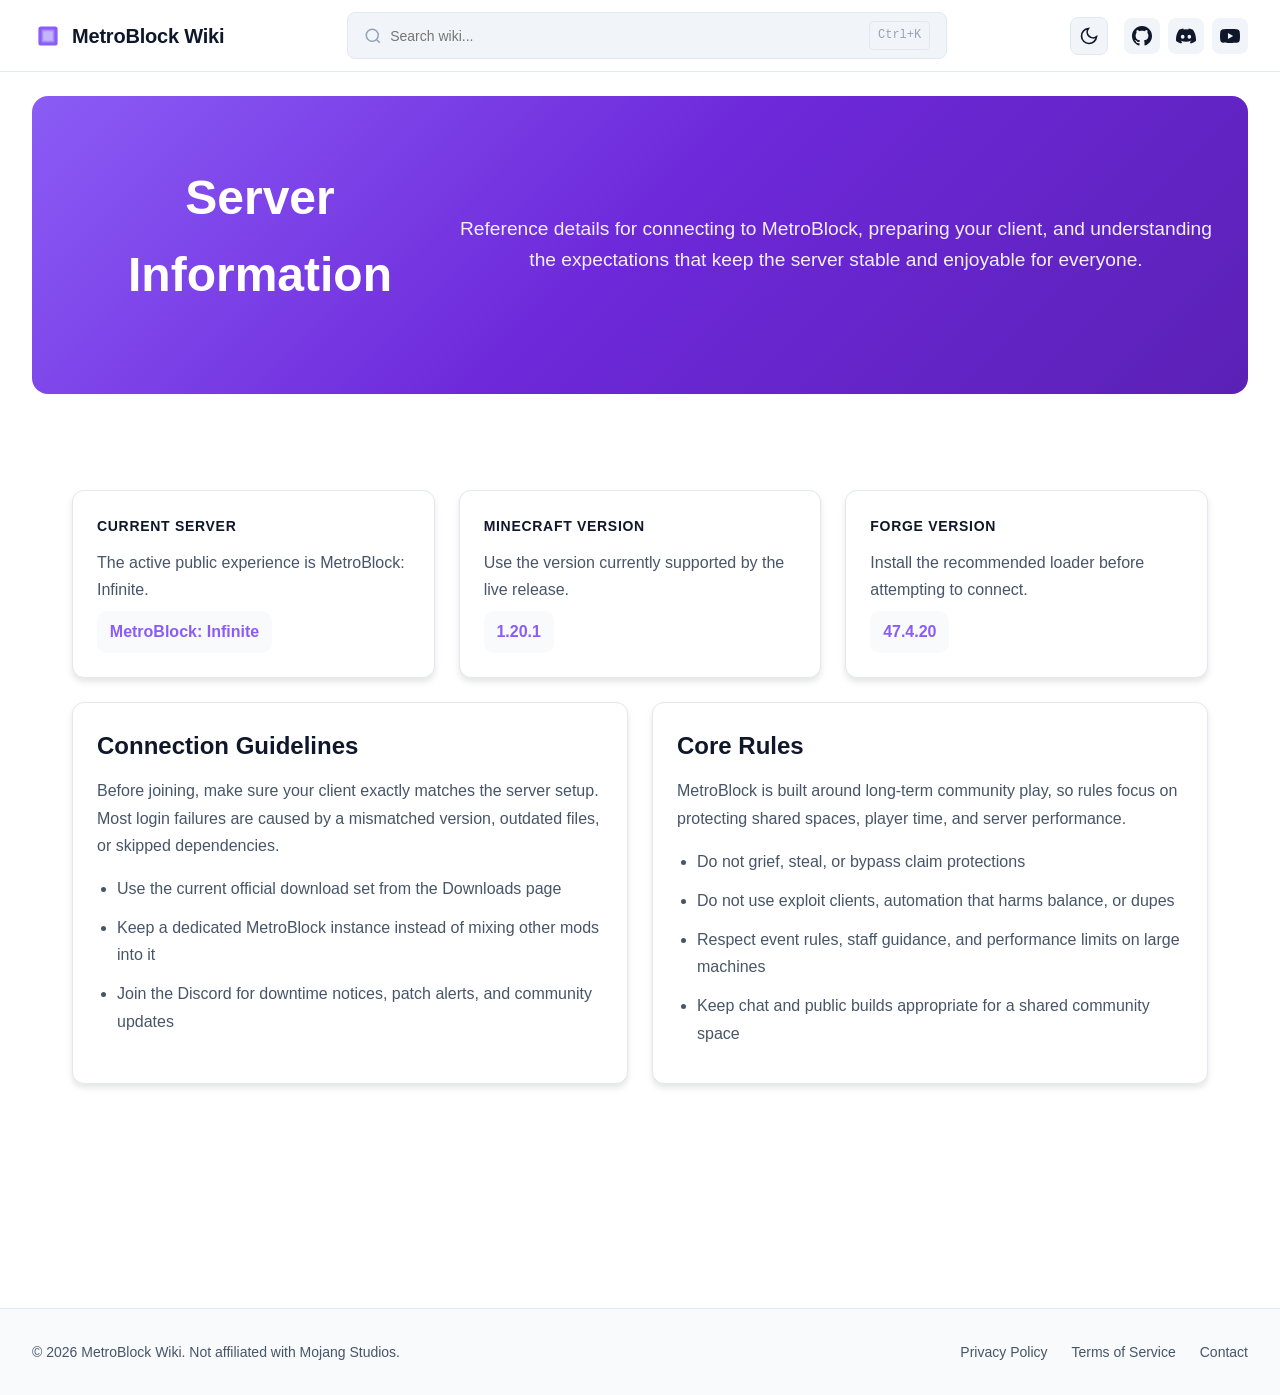
<file: pages/server-info.html>
﻿<!DOCTYPE html>
<html lang="en" data-theme="system">
<head>
    <meta charset="UTF-8">
    <meta name="viewport" content="width=device-width, initial-scale=1.0">
    <title>Server Information - MetroBlock Wiki</title>
    <link rel="stylesheet" href="../assets/css/style.css">
    <link rel="icon" type="image/svg+xml" href="../assets/images/favicon.svg">
    <style>
        .page-shell {
            max-width: 1200px;
            margin: 4rem auto;
            padding: 2rem;
        }

        .hero-section {
            margin-bottom: 3rem;
            padding: 4rem 2rem;
            text-align: center;
            background: var(--hero-gradient);
            color: white;
            border-radius: 16px;
        }

        .hero-section h1 {
            font-size: 3rem;
            margin-bottom: 1rem;
        }

        .hero-section p {
            font-size: 1.2rem;
            max-width: 760px;
            margin: 0 auto;
            opacity: 0.92;
        }

        .info-grid {
            display: grid;
            grid-template-columns: repeat(3, minmax(0, 1fr));
            gap: 1.5rem;
            margin-bottom: 1.5rem;
        }

        .info-card,
        .rule-panel {
            background: var(--card-bg);
            border: 1px solid var(--card-border);
            border-radius: 12px;
            box-shadow: 0 4px 6px var(--card-shadow);
        }

        .info-card,
        .rule-panel {
            padding: 1.5rem;
        }

        .info-card h3,
        .rule-panel h2 {
            color: var(--text-primary);
            margin-bottom: 0.75rem;
        }

        .info-card p,
        .rule-panel p,
        .rule-panel li {
            color: var(--text-secondary);
            line-height: 1.7;
        }

        .server-value {
            display: inline-block;
            margin-top: 0.5rem;
            padding: 0.5rem 0.8rem;
            border-radius: 10px;
            background: var(--bg-secondary);
            color: var(--accent-color);
            font-weight: 700;
        }

        .rule-layout {
            display: grid;
            grid-template-columns: repeat(2, minmax(0, 1fr));
            gap: 1.5rem;
        }

        .rule-panel ul {
            padding-left: 1.25rem;
            margin-top: 1rem;
        }

        .rule-panel li {
            margin-bottom: 0.75rem;
        }

        @media (max-width: 900px) {
            .info-grid,
            .rule-layout {
                grid-template-columns: 1fr;
            }
        }

        @media (max-width: 768px) {
            .page-shell {
                padding: 1rem;
            }

            .hero-section {
                padding: 2.5rem 1.25rem;
            }

            .hero-section h1 {
                font-size: 2rem;
            }
        }
    </style>
</head>
<body>
    <nav class="navbar">
        <a href="../index.html" class="nav-left logo-link">
            <div class="logo">
                <svg class="logo-icon" viewBox="0 0 100 100" xmlns="http://www.w3.org/2000/svg">
                    <rect x="20" y="20" width="60" height="60" rx="8" fill="#8b5cf6"/>
                    <rect x="30" y="30" width="40" height="40" rx="4" fill="#a78bfa"/>
                    <rect x="35" y="35" width="30" height="30" rx="2" fill="#c4b5fd"/>
                </svg>
                <span class="logo-text">MetroBlock Wiki</span>
            </div>
        </a>
        <div class="nav-center">
            <div class="search-container" id="searchContainer">
                <svg class="search-icon" viewBox="0 0 24 24" fill="none" stroke="currentColor" stroke-width="2">
                    <circle cx="11" cy="11" r="8"/>
                    <path d="m21 21-4.35-4.35"/>
                </svg>
                <input type="text" id="searchInput" placeholder="Search wiki..." class="search-input">
                <kbd class="search-shortcut" id="searchShortcut">Ctrl+K</kbd>
            </div>
        </div>
        <div class="nav-right">
            <button class="theme-toggle" id="themeToggle" aria-label="Toggle theme">
                <svg class="sun-icon" viewBox="0 0 24 24" fill="none" stroke="currentColor" stroke-width="2">
                    <circle cx="12" cy="12" r="5"/>
                    <path d="M12 1v2M12 21v2M4.22 4.22l1.42 1.42M18.36 18.36l1.42 1.42M1 12h2M21 12h2M4.22 19.78l1.42-1.42M18.36 5.64l1.42-1.42"/>
                </svg>
                <svg class="moon-icon" viewBox="0 0 24 24" fill="none" stroke="currentColor" stroke-width="2">
                    <path d="M21 12.79A9 9 0 1 1 11.21 3 7 7 0 0 0 21 12.79z"/>
                </svg>
            </button>
            <div class="social-links">
                <a href="https://github.com/MasterKuby/MetroBlock-Server-Website" class="social-link" aria-label="GitHub">
                    <svg viewBox="0 0 24 24" fill="currentColor">
                        <path d="M12 0c-6.626 0-12 5.373-12 12 0 5.302 3.438 9.8 8.207 11.387.599.111.793-.261.793-.577v-2.234c-3.338.726-4.033-1.416-4.033-1.416-.546-1.387-1.333-1.756-1.333-1.756-1.089-.745.083-.729.083-.729 1.205.084 1.839 1.237 1.839 1.237 1.07 1.834 2.807 1.304 3.492.997.107-.775.418-1.305.762-1.604-2.665-.305-5.467-1.334-5.467-5.931 0-1.311.469-2.381 1.236-3.221-.124-.303-.535-1.524.117-3.176 0 0 1.008-.322 3.301 1.23.957-.266 1.983-.399 3.003-.404 1.02.005 2.047.138 3.006.404 2.291-1.552 3.297-1.23 3.297-1.23.653 1.653.242 2.874.118 3.176.77.84 1.235 1.911 1.235 3.221 0 4.609-2.807 5.624-5.479 5.921.43.372.823 1.102.823 2.222v3.293c0 .319.192.694.801.576 4.765-1.589 8.199-6.086 8.199-11.386 0-6.627-5.373-12-12-12z"/>
                    </svg>
                </a>
                <a href="#" class="social-link" aria-label="Discord">
                    <svg viewBox="0 0 24 24" fill="currentColor">
                        <path d="M20.317 4.37a19.791 19.791 0 0 0-4.885-1.515.074.074 0 0 0-.079.037c-.21.375-.444.864-.608 1.25a18.27 18.27 0 0 0-5.487 0 12.64 12.64 0 0 0-.617-1.25.077.077 0 0 0-.079-.037A19.736 19.736 0 0 0 3.677 4.37a.07.07 0 0 0-.032.027C.533 9.046-.32 13.58.099 18.057a.082.082 0 0 0 .031.057 19.9 19.9 0 0 0 5.993 3.03.078.078 0 0 0 .084-.028c.462-.63.874-1.295 1.226-1.994a.076.076 0 0 0-.041-.106 13.107 13.107 0 0 1-1.872-.892.077.077 0 0 1-.008-.128 10.2 10.2 0 0 0 .372-.292.074.074 0 0 1 .077-.01c3.928 1.793 8.18 1.793 12.062 0a.074.074 0 0 1 .078.01c.12.098.246.198.373.292a.077.077 0 0 1-.006.127 12.299 12.299 0 0 1-1.873.892.077.077 0 0 0-.041.107c.36.698.772 1.362 1.225 1.993a.076.076 0 0 0 .084.028 19.839 19.839 0 0 0 6.002-3.03.077.077 0 0 0 .032-.054c.5-5.177-.838-9.674-3.549-13.66a.061.061 0 0 0-.031-.03zM8.02 15.33c-1.183 0-2.157-1.085-2.157-2.419 0-1.333.956-2.419 2.157-2.419 1.21 0 2.176 1.096 2.157 2.42 0 1.333-.956 2.418-2.157 2.418zm7.975 0c-1.183 0-2.157-1.085-2.157-2.419 0-1.333.955-2.419 2.157-2.419 1.21 0 2.176 1.096 2.157 2.42 0 1.333-.946 2.418-2.157 2.418z"/>
                    </svg>
                </a>
                <a href="#" class="social-link" aria-label="YouTube">
                    <svg viewBox="0 0 24 24" fill="currentColor">
                        <path d="M23.498 6.186a2.997 2.997 0 0 0-2.11-2.12C19.53 3.56 12 3.56 12 3.56s-7.53 0-9.388.506a2.997 2.997 0 0 0-2.11 2.12A31.09 31.09 0 0 0 0 12a31.09 31.09 0 0 0 .502 5.814 2.997 2.997 0 0 0 2.11 2.12c1.858.506 9.388.506 9.388.506s7.53 0 9.388-.506a2.997 2.997 0 0 0 2.11-2.12A31.09 31.09 0 0 0 24 12a31.09 31.09 0 0 0-.502-5.814ZM9.545 15.568V8.432L15.818 12l-6.273 3.568Z"/>
                    </svg>
                </a>
            </div>
        </div>
    </nav>

    <main class="main-content">
        <section class="hero-section">
            <h1>Server Information</h1>
            <p>Reference details for connecting to MetroBlock, preparing your client, and understanding the expectations that keep the server stable and enjoyable for everyone.</p>
        </section>

        <div class="page-shell">
            <section class="info-grid">
                <article class="info-card">
                    <h3>Current Server</h3>
                    <p>The active public experience is MetroBlock: Infinite.</p>
                    <div class="server-value">MetroBlock: Infinite</div>
                </article>
                <article class="info-card">
                    <h3>Minecraft Version</h3>
                    <p>Use the version currently supported by the live release.</p>
                    <div class="server-value">1.20.1</div>
                </article>
                <article class="info-card">
                    <h3>Forge Version</h3>
                    <p>Install the recommended loader before attempting to connect.</p>
                    <div class="server-value">47.4.20</div>
                </article>
            </section>

            <section class="rule-layout">
                <article class="rule-panel">
                    <h2>Connection Guidelines</h2>
                    <p>Before joining, make sure your client exactly matches the server setup. Most login failures are caused by a mismatched version, outdated files, or skipped dependencies.</p>
                    <ul>
                        <li>Use the current official download set from the Downloads page</li>
                        <li>Keep a dedicated MetroBlock instance instead of mixing other mods into it</li>
                        <li>Join the Discord for downtime notices, patch alerts, and community updates</li>
                    </ul>
                </article>

                <article class="rule-panel">
                    <h2>Core Rules</h2>
                    <p>MetroBlock is built around long-term community play, so rules focus on protecting shared spaces, player time, and server performance.</p>
                    <ul>
                        <li>Do not grief, steal, or bypass claim protections</li>
                        <li>Do not use exploit clients, automation that harms balance, or dupes</li>
                        <li>Respect event rules, staff guidance, and performance limits on large machines</li>
                        <li>Keep chat and public builds appropriate for a shared community space</li>
                    </ul>
                </article>
            </section>
        </div>
    </main>

    <footer class="footer">
        <div class="footer-content">
            <p>&copy; 2026 MetroBlock Wiki. Not affiliated with Mojang Studios.</p>
            <div class="footer-links">
                <a href="#">Privacy Policy</a>
                <a href="#">Terms of Service</a>
                <a href="#">Contact</a>
            </div>
        </div>
    </footer>

    <div class="search-modal" id="searchModal">
        <div class="search-modal-content">
            <div class="search-modal-header">
                <svg class="search-icon" viewBox="0 0 24 24" fill="none" stroke="currentColor" stroke-width="2">
                    <circle cx="11" cy="11" r="8"/>
                    <path d="m21 21-4.35-4.35"/>
                </svg>
                <input type="text" id="modalSearchInput" placeholder="Search the wiki..." class="modal-search-input">
                <button class="close-modal" id="closeModal" aria-label="Close search">
                    <svg viewBox="0 0 24 24" fill="none" stroke="currentColor" stroke-width="2">
                        <line x1="18" y1="6" x2="6" y2="18"/>
                        <line x1="6" y1="6" x2="18" y2="18"/>
                    </svg>
                </button>
            </div>
            <div class="search-results" id="searchResults">
                <div class="search-hint">Type to search wiki pages...</div>
            </div>
        </div>
    </div>

    <script src="../assets/js/main.js"></script>
</body>
</html>
</file>
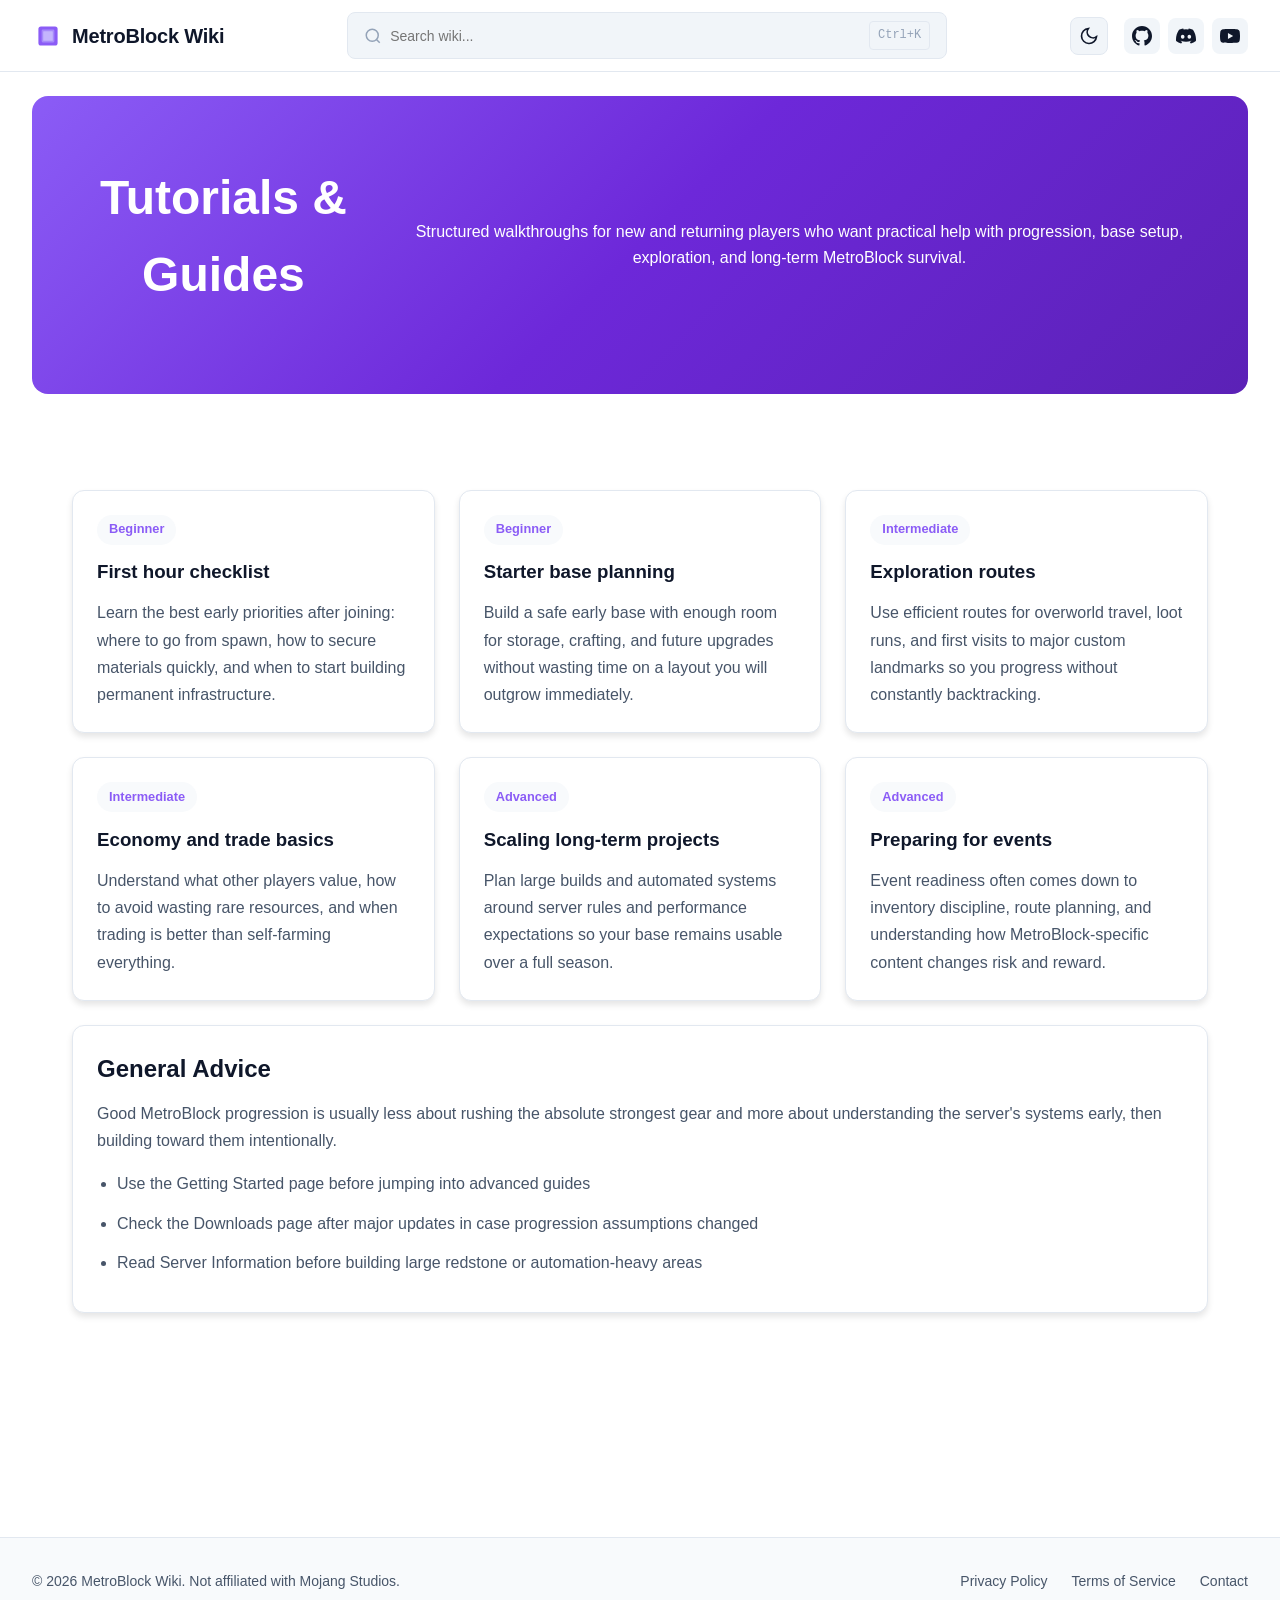
<file: pages/tutorials.html>
﻿<!DOCTYPE html>
<html lang="en" data-theme="system">
<head>
    <meta charset="UTF-8">
    <meta name="viewport" content="width=device-width, initial-scale=1.0">
    <title>Tutorials & Guides - MetroBlock Wiki</title>
    <link rel="stylesheet" href="../assets/css/style.css">
    <link rel="icon" type="image/svg+xml" href="../assets/images/favicon.svg">
    <style>
        .page-shell {
            max-width: 1200px;
            margin: 4rem auto;
            padding: 2rem;
        }

        .hero-section {
            margin-bottom: 3rem;
            padding: 4rem 2rem;
            text-align: center;
            background: var(--hero-gradient);
            color: white;
            border-radius: 16px;
        }

        .hero-section h1 {
            font-size: 3rem;
            margin-bottom: 1rem;
        }

        .guide-grid {
            display: grid;
            grid-template-columns: repeat(auto-fit, minmax(280px, 1fr));
            gap: 1.5rem;
        }

        .guide-card,
        .tips-panel {
            background: var(--card-bg);
            border: 1px solid var(--card-border);
            border-radius: 12px;
            box-shadow: 0 4px 6px var(--card-shadow);
        }

        .guide-card,
        .tips-panel {
            padding: 1.5rem;
        }

        .guide-card h3,
        .tips-panel h2 {
            color: var(--text-primary);
            margin-bottom: 0.75rem;
        }

        .guide-card p,
        .tips-panel p,
        .tips-panel li {
            color: var(--text-secondary);
            line-height: 1.7;
        }

        .level-badge {
            display: inline-block;
            margin-bottom: 0.8rem;
            padding: 0.3rem 0.75rem;
            border-radius: 999px;
            background: var(--bg-secondary);
            color: var(--accent-color);
            font-size: 0.8rem;
            font-weight: 700;
        }

        .tips-panel {
            margin-top: 1.5rem;
        }

        .tips-panel ul {
            padding-left: 1.25rem;
            margin-top: 1rem;
        }

        .tips-panel li {
            margin-bottom: 0.75rem;
        }

        @media (max-width: 768px) {
            .page-shell {
                padding: 1rem;
            }

            .hero-section {
                padding: 2.5rem 1.25rem;
            }

            .hero-section h1 {
                font-size: 2rem;
            }
        }
    </style>
</head>
<body>
    <nav class="navbar">
        <a href="../index.html" class="nav-left logo-link">
            <div class="logo">
                <svg class="logo-icon" viewBox="0 0 100 100" xmlns="http://www.w3.org/2000/svg">
                    <rect x="20" y="20" width="60" height="60" rx="8" fill="#8b5cf6"/>
                    <rect x="30" y="30" width="40" height="40" rx="4" fill="#a78bfa"/>
                    <rect x="35" y="35" width="30" height="30" rx="2" fill="#c4b5fd"/>
                </svg>
                <span class="logo-text">MetroBlock Wiki</span>
            </div>
        </a>
        <div class="nav-center">
            <div class="search-container" id="searchContainer">
                <svg class="search-icon" viewBox="0 0 24 24" fill="none" stroke="currentColor" stroke-width="2">
                    <circle cx="11" cy="11" r="8"/>
                    <path d="m21 21-4.35-4.35"/>
                </svg>
                <input type="text" id="searchInput" placeholder="Search wiki..." class="search-input">
                <kbd class="search-shortcut" id="searchShortcut">Ctrl+K</kbd>
            </div>
        </div>
        <div class="nav-right">
            <button class="theme-toggle" id="themeToggle" aria-label="Toggle theme">
                <svg class="sun-icon" viewBox="0 0 24 24" fill="none" stroke="currentColor" stroke-width="2">
                    <circle cx="12" cy="12" r="5"/>
                    <path d="M12 1v2M12 21v2M4.22 4.22l1.42 1.42M18.36 18.36l1.42 1.42M1 12h2M21 12h2M4.22 19.78l1.42-1.42M18.36 5.64l1.42-1.42"/>
                </svg>
                <svg class="moon-icon" viewBox="0 0 24 24" fill="none" stroke="currentColor" stroke-width="2">
                    <path d="M21 12.79A9 9 0 1 1 11.21 3 7 7 0 0 0 21 12.79z"/>
                </svg>
            </button>
            <div class="social-links">
                <a href="https://github.com/MasterKuby/MetroBlock-Server-Website" class="social-link" aria-label="GitHub">
                    <svg viewBox="0 0 24 24" fill="currentColor">
                        <path d="M12 0c-6.626 0-12 5.373-12 12 0 5.302 3.438 9.8 8.207 11.387.599.111.793-.261.793-.577v-2.234c-3.338.726-4.033-1.416-4.033-1.416-.546-1.387-1.333-1.756-1.333-1.756-1.089-.745.083-.729.083-.729 1.205.084 1.839 1.237 1.839 1.237 1.07 1.834 2.807 1.304 3.492.997.107-.775.418-1.305.762-1.604-2.665-.305-5.467-1.334-5.467-5.931 0-1.311.469-2.381 1.236-3.221-.124-.303-.535-1.524.117-3.176 0 0 1.008-.322 3.301 1.23.957-.266 1.983-.399 3.003-.404 1.02.005 2.047.138 3.006.404 2.291-1.552 3.297-1.23 3.297-1.23.653 1.653.242 2.874.118 3.176.77.84 1.235 1.911 1.235 3.221 0 4.609-2.807 5.624-5.479 5.921.43.372.823 1.102.823 2.222v3.293c0 .319.192.694.801.576 4.765-1.589 8.199-6.086 8.199-11.386 0-6.627-5.373-12-12-12z"/>
                    </svg>
                </a>
                <a href="#" class="social-link" aria-label="Discord">
                    <svg viewBox="0 0 24 24" fill="currentColor">
                        <path d="M20.317 4.37a19.791 19.791 0 0 0-4.885-1.515.074.074 0 0 0-.079.037c-.21.375-.444.864-.608 1.25a18.27 18.27 0 0 0-5.487 0 12.64 12.64 0 0 0-.617-1.25.077.077 0 0 0-.079-.037A19.736 19.736 0 0 0 3.677 4.37a.07.07 0 0 0-.032.027C.533 9.046-.32 13.58.099 18.057a.082.082 0 0 0 .031.057 19.9 19.9 0 0 0 5.993 3.03.078.078 0 0 0 .084-.028c.462-.63.874-1.295 1.226-1.994a.076.076 0 0 0-.041-.106 13.107 13.107 0 0 1-1.872-.892.077.077 0 0 1-.008-.128 10.2 10.2 0 0 0 .372-.292.074.074 0 0 1 .077-.01c3.928 1.793 8.18 1.793 12.062 0a.074.074 0 0 1 .078.01c.12.098.246.198.373.292a.077.077 0 0 1-.006.127 12.299 12.299 0 0 1-1.873.892.077.077 0 0 0-.041.107c.36.698.772 1.362 1.225 1.993a.076.076 0 0 0 .084.028 19.839 19.839 0 0 0 6.002-3.03.077.077 0 0 0 .032-.054c.5-5.177-.838-9.674-3.549-13.66a.061.061 0 0 0-.031-.03zM8.02 15.33c-1.183 0-2.157-1.085-2.157-2.419 0-1.333.956-2.419 2.157-2.419 1.21 0 2.176 1.096 2.157 2.42 0 1.333-.956 2.418-2.157 2.418zm7.975 0c-1.183 0-2.157-1.085-2.157-2.419 0-1.333.955-2.419 2.157-2.419 1.21 0 2.176 1.096 2.157 2.42 0 1.333-.946 2.418-2.157 2.418z"/>
                    </svg>
                </a>
                <a href="#" class="social-link" aria-label="YouTube">
                    <svg viewBox="0 0 24 24" fill="currentColor">
                        <path d="M23.498 6.186a2.997 2.997 0 0 0-2.11-2.12C19.53 3.56 12 3.56 12 3.56s-7.53 0-9.388.506a2.997 2.997 0 0 0-2.11 2.12A31.09 31.09 0 0 0 0 12a31.09 31.09 0 0 0 .502 5.814 2.997 2.997 0 0 0 2.11 2.12c1.858.506 9.388.506 9.388.506s7.53 0 9.388-.506a2.997 2.997 0 0 0 2.11-2.12A31.09 31.09 0 0 0 24 12a31.09 31.09 0 0 0-.502-5.814ZM9.545 15.568V8.432L15.818 12l-6.273 3.568Z"/>
                    </svg>
                </a>
            </div>
        </div>
    </nav>

    <main class="main-content">
        <section class="hero-section">
            <h1>Tutorials & Guides</h1>
            <p>Structured walkthroughs for new and returning players who want practical help with progression, base setup, exploration, and long-term MetroBlock survival.</p>
        </section>

        <div class="page-shell">
            <section class="guide-grid">
                <article class="guide-card">
                    <span class="level-badge">Beginner</span>
                    <h3>First hour checklist</h3>
                    <p>Learn the best early priorities after joining: where to go from spawn, how to secure materials quickly, and when to start building permanent infrastructure.</p>
                </article>
                <article class="guide-card">
                    <span class="level-badge">Beginner</span>
                    <h3>Starter base planning</h3>
                    <p>Build a safe early base with enough room for storage, crafting, and future upgrades without wasting time on a layout you will outgrow immediately.</p>
                </article>
                <article class="guide-card">
                    <span class="level-badge">Intermediate</span>
                    <h3>Exploration routes</h3>
                    <p>Use efficient routes for overworld travel, loot runs, and first visits to major custom landmarks so you progress without constantly backtracking.</p>
                </article>
                <article class="guide-card">
                    <span class="level-badge">Intermediate</span>
                    <h3>Economy and trade basics</h3>
                    <p>Understand what other players value, how to avoid wasting rare resources, and when trading is better than self-farming everything.</p>
                </article>
                <article class="guide-card">
                    <span class="level-badge">Advanced</span>
                    <h3>Scaling long-term projects</h3>
                    <p>Plan large builds and automated systems around server rules and performance expectations so your base remains usable over a full season.</p>
                </article>
                <article class="guide-card">
                    <span class="level-badge">Advanced</span>
                    <h3>Preparing for events</h3>
                    <p>Event readiness often comes down to inventory discipline, route planning, and understanding how MetroBlock-specific content changes risk and reward.</p>
                </article>
            </section>

            <section class="tips-panel">
                <h2>General Advice</h2>
                <p>Good MetroBlock progression is usually less about rushing the absolute strongest gear and more about understanding the server's systems early, then building toward them intentionally.</p>
                <ul>
                    <li>Use the Getting Started page before jumping into advanced guides</li>
                    <li>Check the Downloads page after major updates in case progression assumptions changed</li>
                    <li>Read Server Information before building large redstone or automation-heavy areas</li>
                </ul>
            </section>
        </div>
    </main>

    <footer class="footer">
        <div class="footer-content">
            <p>&copy; 2026 MetroBlock Wiki. Not affiliated with Mojang Studios.</p>
            <div class="footer-links">
                <a href="#">Privacy Policy</a>
                <a href="#">Terms of Service</a>
                <a href="#">Contact</a>
            </div>
        </div>
    </footer>

    <div class="search-modal" id="searchModal">
        <div class="search-modal-content">
            <div class="search-modal-header">
                <svg class="search-icon" viewBox="0 0 24 24" fill="none" stroke="currentColor" stroke-width="2">
                    <circle cx="11" cy="11" r="8"/>
                    <path d="m21 21-4.35-4.35"/>
                </svg>
                <input type="text" id="modalSearchInput" placeholder="Search the wiki..." class="modal-search-input">
                <button class="close-modal" id="closeModal" aria-label="Close search">
                    <svg viewBox="0 0 24 24" fill="none" stroke="currentColor" stroke-width="2">
                        <line x1="18" y1="6" x2="6" y2="18"/>
                        <line x1="6" y1="6" x2="18" y2="18"/>
                    </svg>
                </button>
            </div>
            <div class="search-results" id="searchResults">
                <div class="search-hint">Type to search wiki pages...</div>
            </div>
        </div>
    </div>

    <script src="../assets/js/main.js"></script>
</body>
</html>
</file>
<file: assets/css/style.css>
:root {
    --bg-primary: #ffffff;
    --bg-secondary: #f8fafc;
    --bg-tertiary: #f1f5f9;
    --text-primary: #0f172a;
    --text-secondary: #475569;
    --text-muted: #94a3b8;
    --border-color: #e2e8f0;
    --accent-color: #8b5cf6;
    --accent-hover: #7c3aed;
    --card-bg: #ffffff;
    --card-border: #e2e8f0;
    --card-shadow: rgba(0, 0, 0, 0.1);
    --navbar-bg: rgba(255, 255, 255, 0.8);
    --search-bg: #f1f5f9;
    --search-border: #e2e8f0;
    --hero-gradient: linear-gradient(135deg, #8b5cf6 0%, #6d28d9 50%, #5b21b6 100%);
}

[data-theme="dark"] {
    --bg-primary: #0f172a;
    --bg-secondary: #1e293b;
    --bg-tertiary: #334155;
    --text-primary: #f8fafc;
    --text-secondary: #cbd5e1;
    --text-muted: #64748b;
    --border-color: #334155;
    --accent-color: #a78bfa;
    --accent-hover: #8b5cf6;
    --card-bg: #1e293b;
    --card-border: #334155;
    --card-shadow: rgba(0, 0, 0, 0.3);
    --navbar-bg: rgba(15, 23, 42, 0.8);
    --search-bg: #1e293b;
    --search-border: #334155;
    --hero-gradient: linear-gradient(135deg, #7c3aed 0%, #5b21b6 50%, #4c1d95 100%);
}

* {
    margin: 0;
    padding: 0;
    box-sizing: border-box;
}

body {
    font-family: -apple-system, BlinkMacSystemFont, 'Segoe UI', Roboto, 'Helvetica Neue', Arial, sans-serif;
    background-color: var(--bg-primary);
    color: var(--text-primary);
    line-height: 1.6;
    transition: background-color 0.3s ease, color 0.3s ease;
}

.navbar {
    position: fixed;
    top: 0;
    left: 0;
    right: 0;
    display: flex;
    justify-content: space-between;
    align-items: center;
    padding: 0.75rem 2rem;
    background: var(--navbar-bg);
    backdrop-filter: blur(10px);
    border-bottom: 1px solid var(--border-color);
    z-index: 1000;
    transition: all 0.3s ease;
}

.nav-left,
.nav-right {
    display: flex;
    align-items: center;
    gap: 1rem;
}

.logo {
    display: flex;
    align-items: center;
    gap: 0.5rem;
}

.logo-text {
    font-size: 1.25rem;
    font-weight: 600;
    color: var(--text-primary);
    font-family: inherit;
    line-height: 1.2;
    white-space: nowrap;
    letter-spacing: -0.01em;
}

.logo-link {
    text-decoration: none;
    display: flex;
    align-items: center;
    gap: 0.5rem;
    color: var(--text-primary);
    transition: opacity 0.2s ease;
}

.logo-link:hover {
    opacity: 0.8;
}

.logo-icon {
    width: 32px;
    height: 32px;
}

.nav-center {
    flex: 1;
    max-width: 600px;
    margin: 0 2rem;
}

.search-container {
    position: relative;
    display: flex;
    align-items: center;
    background: var(--search-bg);
    border: 1px solid var(--search-border);
    border-radius: 8px;
    padding: 0.5rem 1rem;
    cursor: pointer;
    transition: all 0.2s ease;
}

.search-container:hover,
.search-container:focus-within {
    border-color: var(--accent-color);
    background: var(--bg-primary);
}

.search-icon {
    width: 18px;
    height: 18px;
    color: var(--text-muted);
    margin-right: 0.5rem;
}

.search-input {
    flex: 1;
    border: none;
    background: transparent;
    color: var(--text-primary);
    font-size: 0.875rem;
    outline: none;
}

.search-shortcut {
    font-size: 0.75rem;
    color: var(--text-muted);
    background: var(--bg-tertiary);
    padding: 0.25rem 0.5rem;
    border-radius: 4px;
    border: 1px solid var(--border-color);
    cursor: pointer;
    transition: all 0.2s ease;
}

.search-shortcut:hover {
    background: var(--accent-color);
    color: white;
    border-color: var(--accent-color);
    transform: translateY(-1px);
}

.theme-toggle {
    background: var(--search-bg);
    border: 1px solid var(--border-color);
    border-radius: 8px;
    padding: 0.5rem;
    cursor: pointer;
    display: flex;
    align-items: center;
    justify-content: center;
    transition: all 0.2s ease;
    color: var(--text-primary);
}

.theme-toggle:hover {
    background: var(--bg-tertiary);
}

.theme-toggle svg {
    width: 20px;
    height: 20px;
}

.sun-icon {
    display: none;
}

.moon-icon {
    display: block;
}

[data-theme="dark"] .sun-icon {
    display: block;
}

[data-theme="dark"] .moon-icon {
    display: none;
}

.social-links {
    display: flex;
    gap: 0.5rem;
}

.social-link {
    display: flex;
    align-items: center;
    justify-content: center;
    width: 36px;
    height: 36px;
    border-radius: 8px;
    background: var(--search-bg);
    color: var(--text-primary);
    transition: all 0.2s ease;
}

.social-link:hover {
    background: var(--accent-color);
    color: white;
    transform: translateY(-2px);
}

.social-link svg {
    width: 20px;
    height: 20px;
}

.main-content {
    padding: 6rem 2rem 4rem;
    max-width: 1400px;
    margin: 0 auto;
}

.hero-section {
    display: flex;
    justify-content: space-between;
    align-items: center;
    margin-bottom: 4rem;
    padding: 3rem;
    background: var(--hero-gradient);
    border-radius: 16px;
    color: white;
}

.hero-text h1 {
    font-size: 3rem;
    font-weight: 700;
    margin-bottom: 0.5rem;
}

.hero-subtitle {
    font-size: 1.25rem;
    opacity: 0.9;
}

.hero-image {
    flex-shrink: 0;
}

.metroblock-logo svg {
    width: 200px;
    height: 200px;
    filter: drop-shadow(0 10px 30px rgba(0, 0, 0, 0.3));
}

.version-info {
    margin-bottom: 3rem;
}

.info-cards {
    display: grid;
    grid-template-columns: repeat(auto-fit, minmax(250px, 1fr));
    gap: 1.5rem;
}

.info-card {
    background: var(--card-bg);
    border: 1px solid var(--card-border);
    border-radius: 12px;
    padding: 1.5rem;
    box-shadow: 0 4px 6px var(--card-shadow);
    transition: all 0.3s ease;
}

.info-card:hover {
    transform: translateY(-4px);
    box-shadow: 0 8px 12px var(--card-shadow);
}

.info-card h3 {
    font-size: 0.875rem;
    color: var(--text-secondary);
    margin-bottom: 0.5rem;
    text-transform: uppercase;
    letter-spacing: 0.05em;
}

.version-highlight,
.version-number {
    font-size: 1.5rem;
    font-weight: 600;
    color: var(--accent-color);
}

.content-section {
    margin-bottom: 3rem;
}

.content-section h2 {
    font-size: 1.75rem;
    margin-bottom: 1.5rem;
    color: var(--text-primary);
}

.card-grid {
    display: grid;
    grid-template-columns: repeat(auto-fit, minmax(320px, 1fr));
    gap: 1.5rem;
}

.content-card {
    display: flex;
    flex-direction: column;
    background: var(--card-bg);
    border: 1px solid var(--card-border);
    border-radius: 12px;
    padding: 1.5rem;
    text-decoration: none;
    color: var(--text-primary);
    box-shadow: 0 4px 6px var(--card-shadow);
    transition: all 0.3s ease;
}

.content-card:hover {
    transform: translateY(-4px);
    box-shadow: 0 8px 12px var(--card-shadow);
    border-color: var(--accent-color);
}

.card-icon {
    width: 48px;
    height: 48px;
    background: var(--accent-color);
    border-radius: 12px;
    display: flex;
    align-items: center;
    justify-content: center;
    margin-bottom: 1rem;
}

.card-icon svg {
    width: 24px;
    height: 24px;
    color: white;
}

.content-card h3 {
    font-size: 1.25rem;
    margin-bottom: 0.5rem;
}

.content-card p {
    color: var(--text-secondary);
    font-size: 0.9375rem;
    line-height: 1.6;
    margin-bottom: 1rem;
}

.card-link {
    margin-top: auto;
    color: var(--accent-color);
    font-weight: 600;
    font-size: 0.9375rem;
}

.community-section {
    margin-bottom: 3rem;
}

.community-section h2 {
    font-size: 1.75rem;
    margin-bottom: 1.5rem;
}

.resource-grid {
    display: grid;
    grid-template-columns: repeat(auto-fit, minmax(300px, 1fr));
    gap: 1.5rem;
}

.resource-card {
    background: var(--card-bg);
    border: 1px solid var(--card-border);
    border-radius: 12px;
    padding: 1.5rem;
    box-shadow: 0 4px 6px var(--card-shadow);
}

.resource-card h3 {
    font-size: 1.25rem;
    margin-bottom: 0.5rem;
    color: var(--text-primary);
}

.resource-card p {
    color: var(--text-secondary);
    margin-bottom: 1rem;
}

.resource-link {
    color: var(--accent-color);
    text-decoration: none;
    font-weight: 600;
}

.resource-link:hover {
    color: var(--accent-hover);
}

.footer {
    background: var(--bg-secondary);
    border-top: 1px solid var(--border-color);
    padding: 2rem;
    margin-top: 4rem;
}

.footer-content {
    max-width: 1400px;
    margin: 0 auto;
    display: flex;
    justify-content: space-between;
    align-items: center;
}

.footer-content p {
    color: var(--text-secondary);
    font-size: 0.875rem;
}

.footer-links {
    display: flex;
    gap: 1.5rem;
}

.footer-links a {
    color: var(--text-secondary);
    text-decoration: none;
    font-size: 0.875rem;
}

.footer-links a:hover {
    color: var(--accent-color);
}

.search-modal {
    display: none;
    position: fixed;
    top: 0;
    left: 0;
    right: 0;
    bottom: 0;
    background: rgba(0, 0, 0, 0.5);
    backdrop-filter: blur(4px);
    z-index: 2000;
    align-items: flex-start;
    justify-content: center;
    padding-top: 100px;
}

.search-modal.active {
    display: flex;
}

.search-modal-content {
    background: var(--bg-primary);
    border-radius: 12px;
    width: 90%;
    max-width: 700px;
    max-height: 500px;
    box-shadow: 0 20px 60px rgba(0, 0, 0, 0.3);
}

.search-modal-header {
    display: flex;
    align-items: center;
    padding: 1rem 1.5rem;
    border-bottom: 1px solid var(--border-color);
}

.modal-search-input {
    flex: 1;
    border: none;
    background: transparent;
    color: var(--text-primary);
    font-size: 1rem;
    outline: none;
    padding: 0.5rem;
}

.close-modal {
    background: var(--search-bg);
    border: 1px solid var(--border-color);
    border-radius: 8px;
    padding: 0.5rem;
    cursor: pointer;
    color: var(--text-primary);
    transition: all 0.2s ease;
}

.close-modal:hover {
    background: var(--bg-tertiary);
}

.close-modal svg {
    width: 20px;
    height: 20px;
}

.search-results {
    padding: 1rem;
    max-height: 400px;
    overflow-y: auto;
}

.search-hint {
    color: var(--text-muted);
    text-align: center;
    padding: 2rem;
}

.search-result-item {
    display: block;
    padding: 1rem;
    border-radius: 8px;
    text-decoration: none;
    color: var(--text-primary);
    margin-bottom: 0.5rem;
    background: var(--bg-secondary);
    transition: all 0.2s ease;
}

.search-result-item:hover {
    background: var(--accent-color);
    color: white;
}

.search-result-item h4 {
    font-size: 1rem;
    margin-bottom: 0.25rem;
}

.search-result-item p {
    font-size: 0.875rem;
    color: var(--text-muted);
}

.search-result-item:hover p {
    color: rgba(255, 255, 255, 0.8);
}

@media (max-width: 768px) {
    .navbar {
        padding: 0.75rem 1rem;
    }

    .nav-center {
        margin: 0 1rem;
    }

    .hero-section {
        flex-direction: column;
        text-align: center;
        padding: 2rem;
    }

    .hero-text h1 {
        font-size: 2rem;
    }

    .card-grid {
        grid-template-columns: 1fr;
    }

    .footer-content {
        flex-direction: column;
        gap: 1rem;
        text-align: center;
    }
}
</file>
